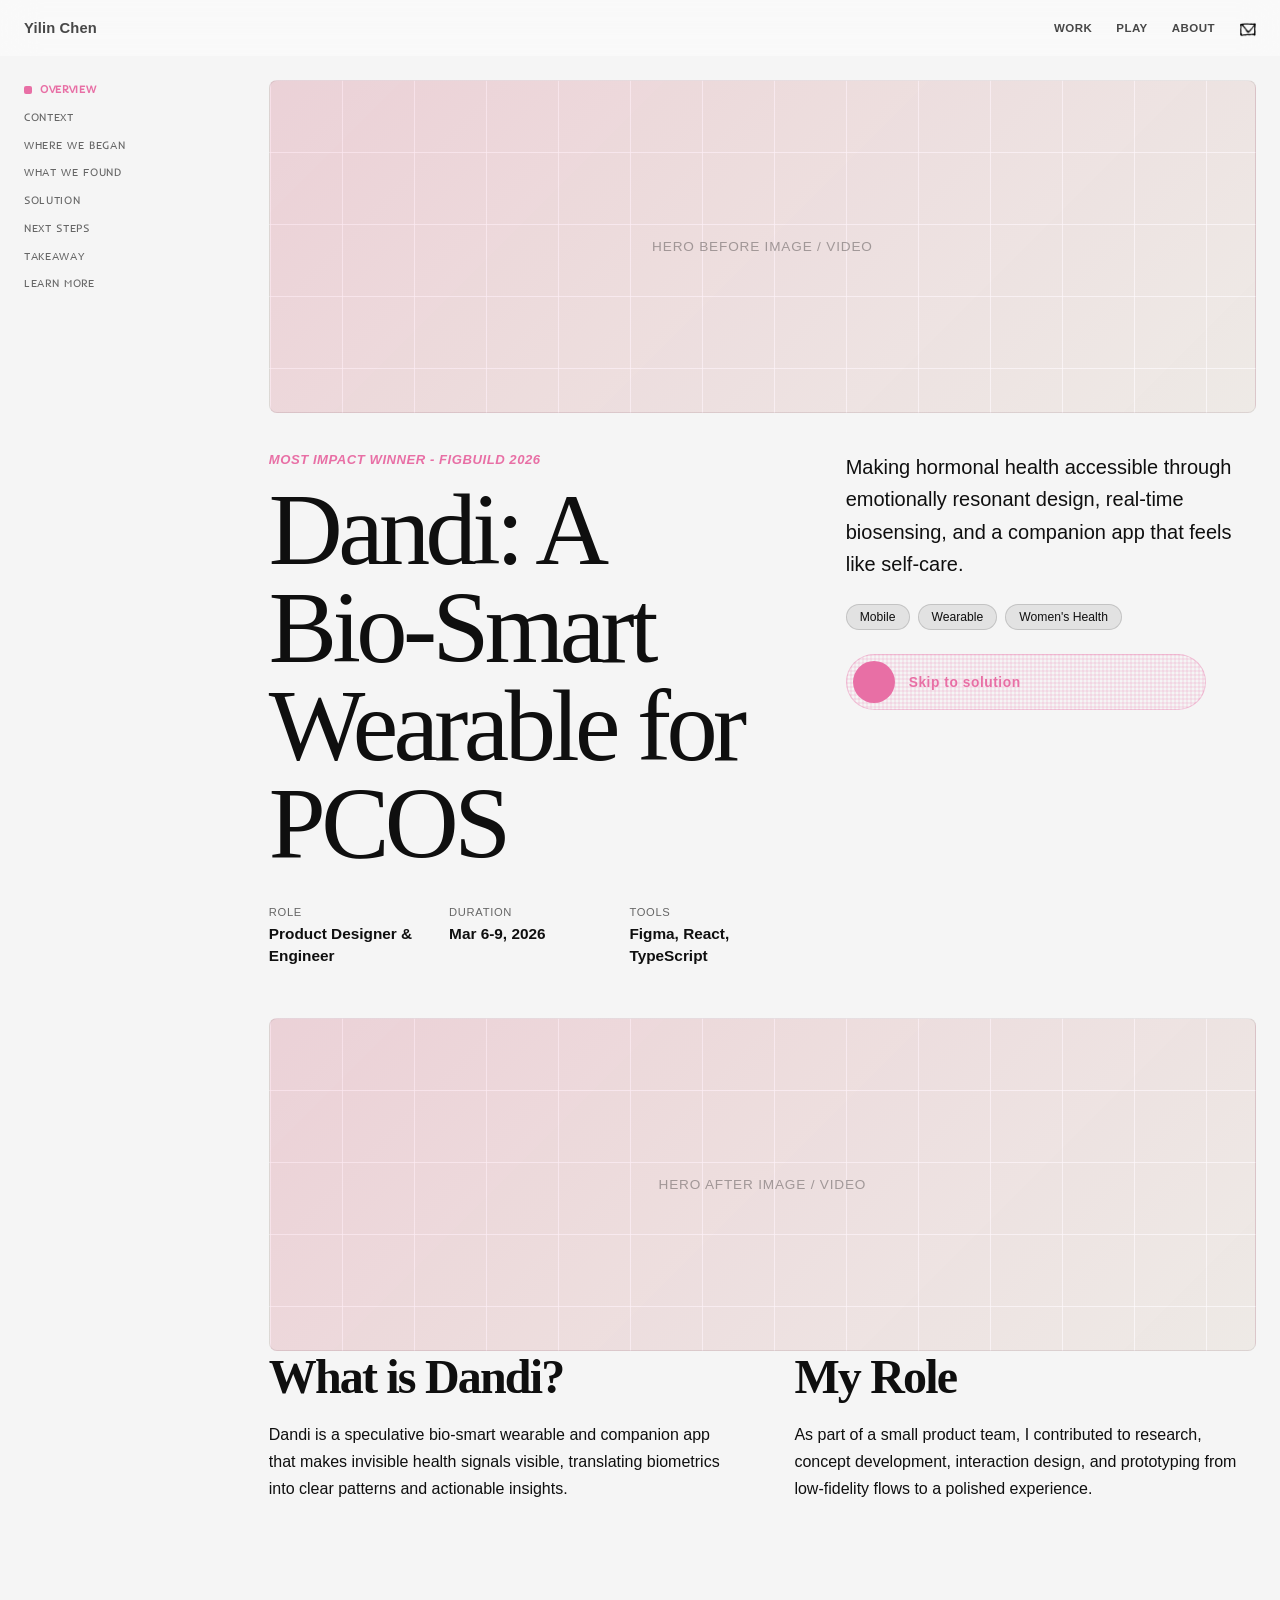
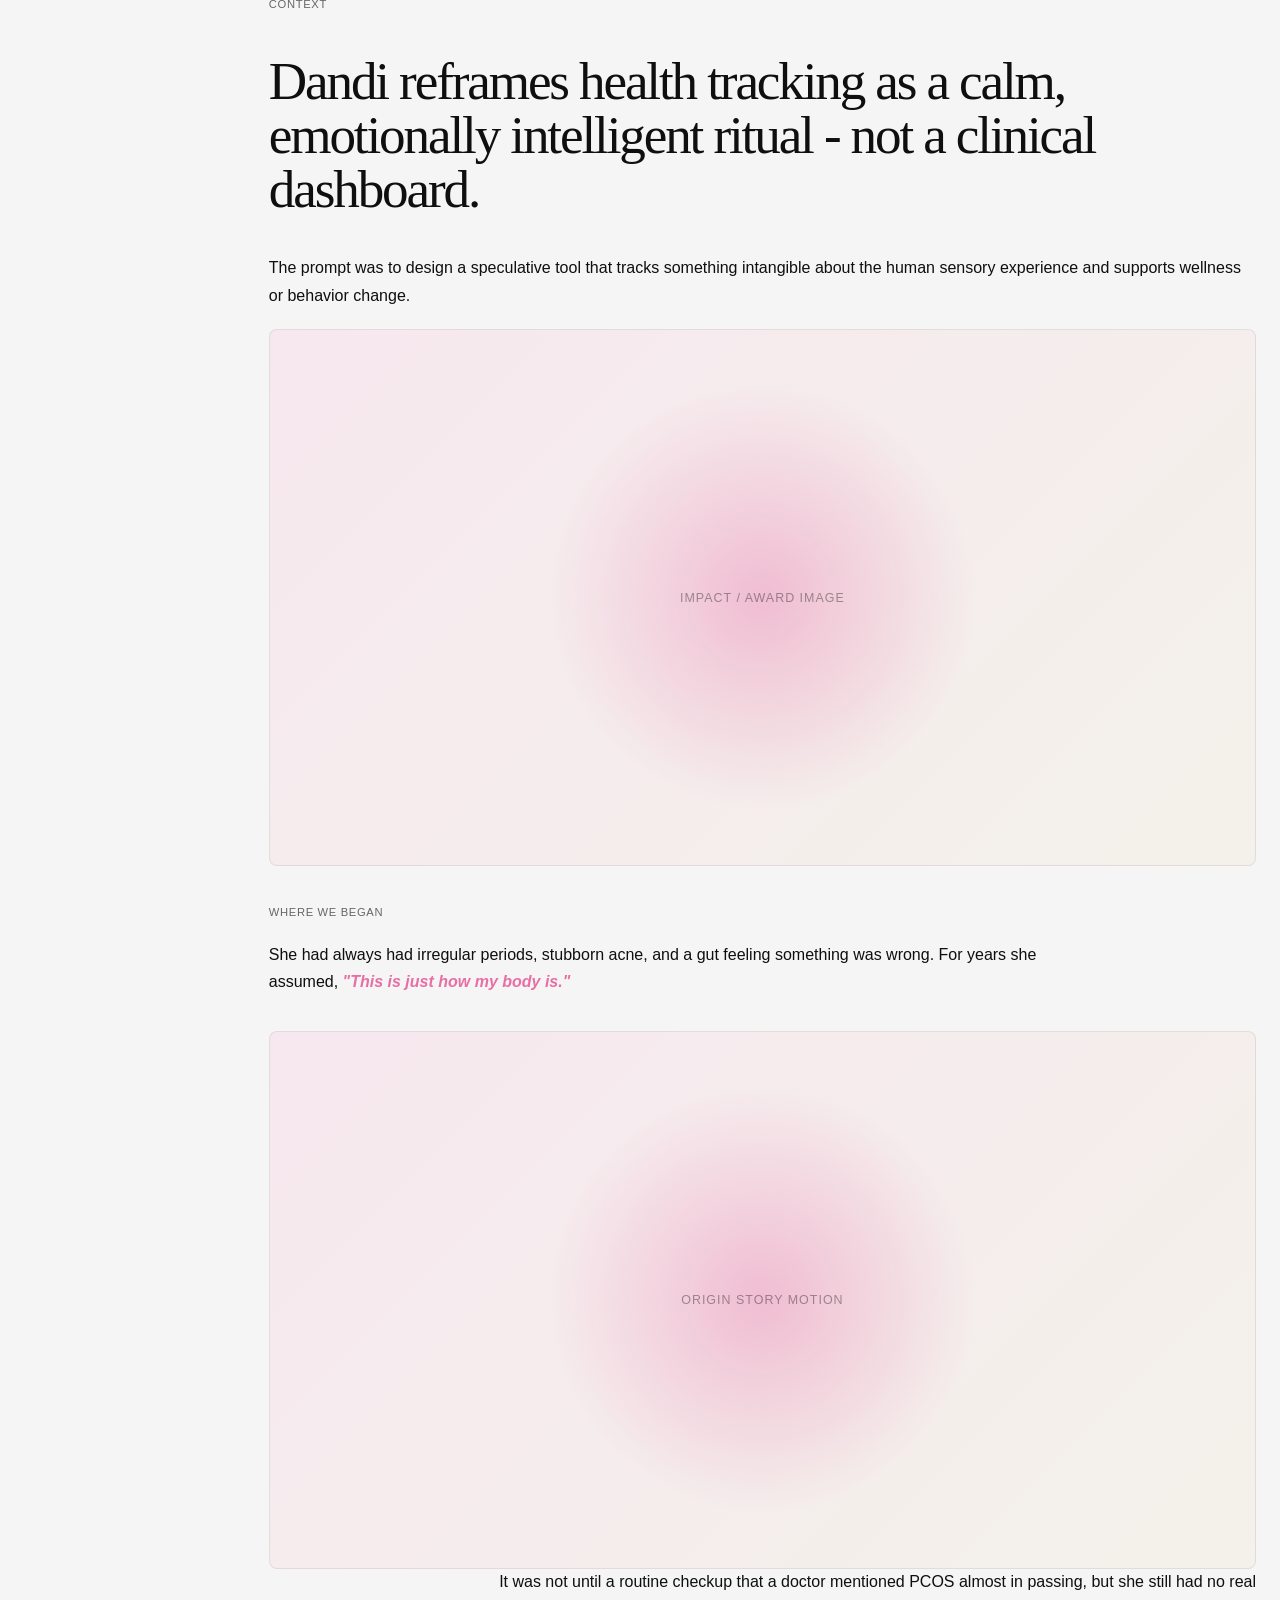
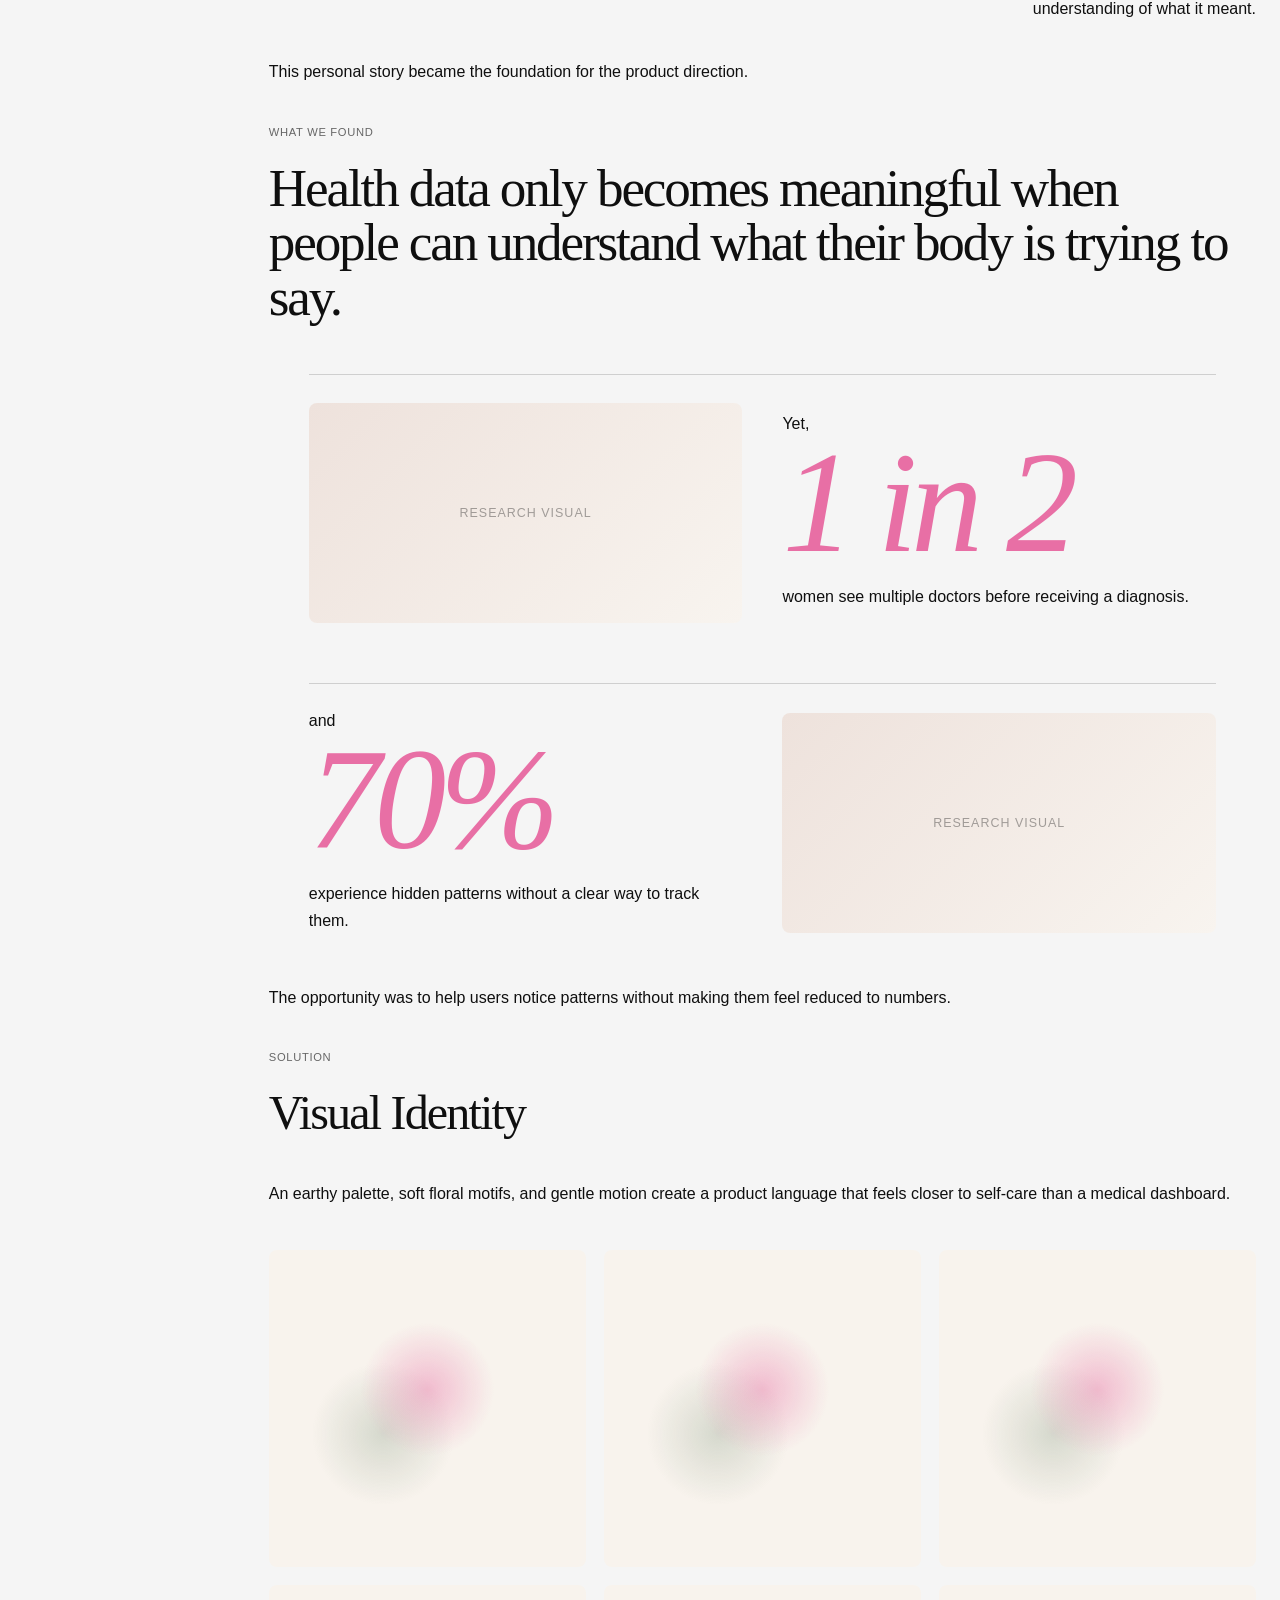
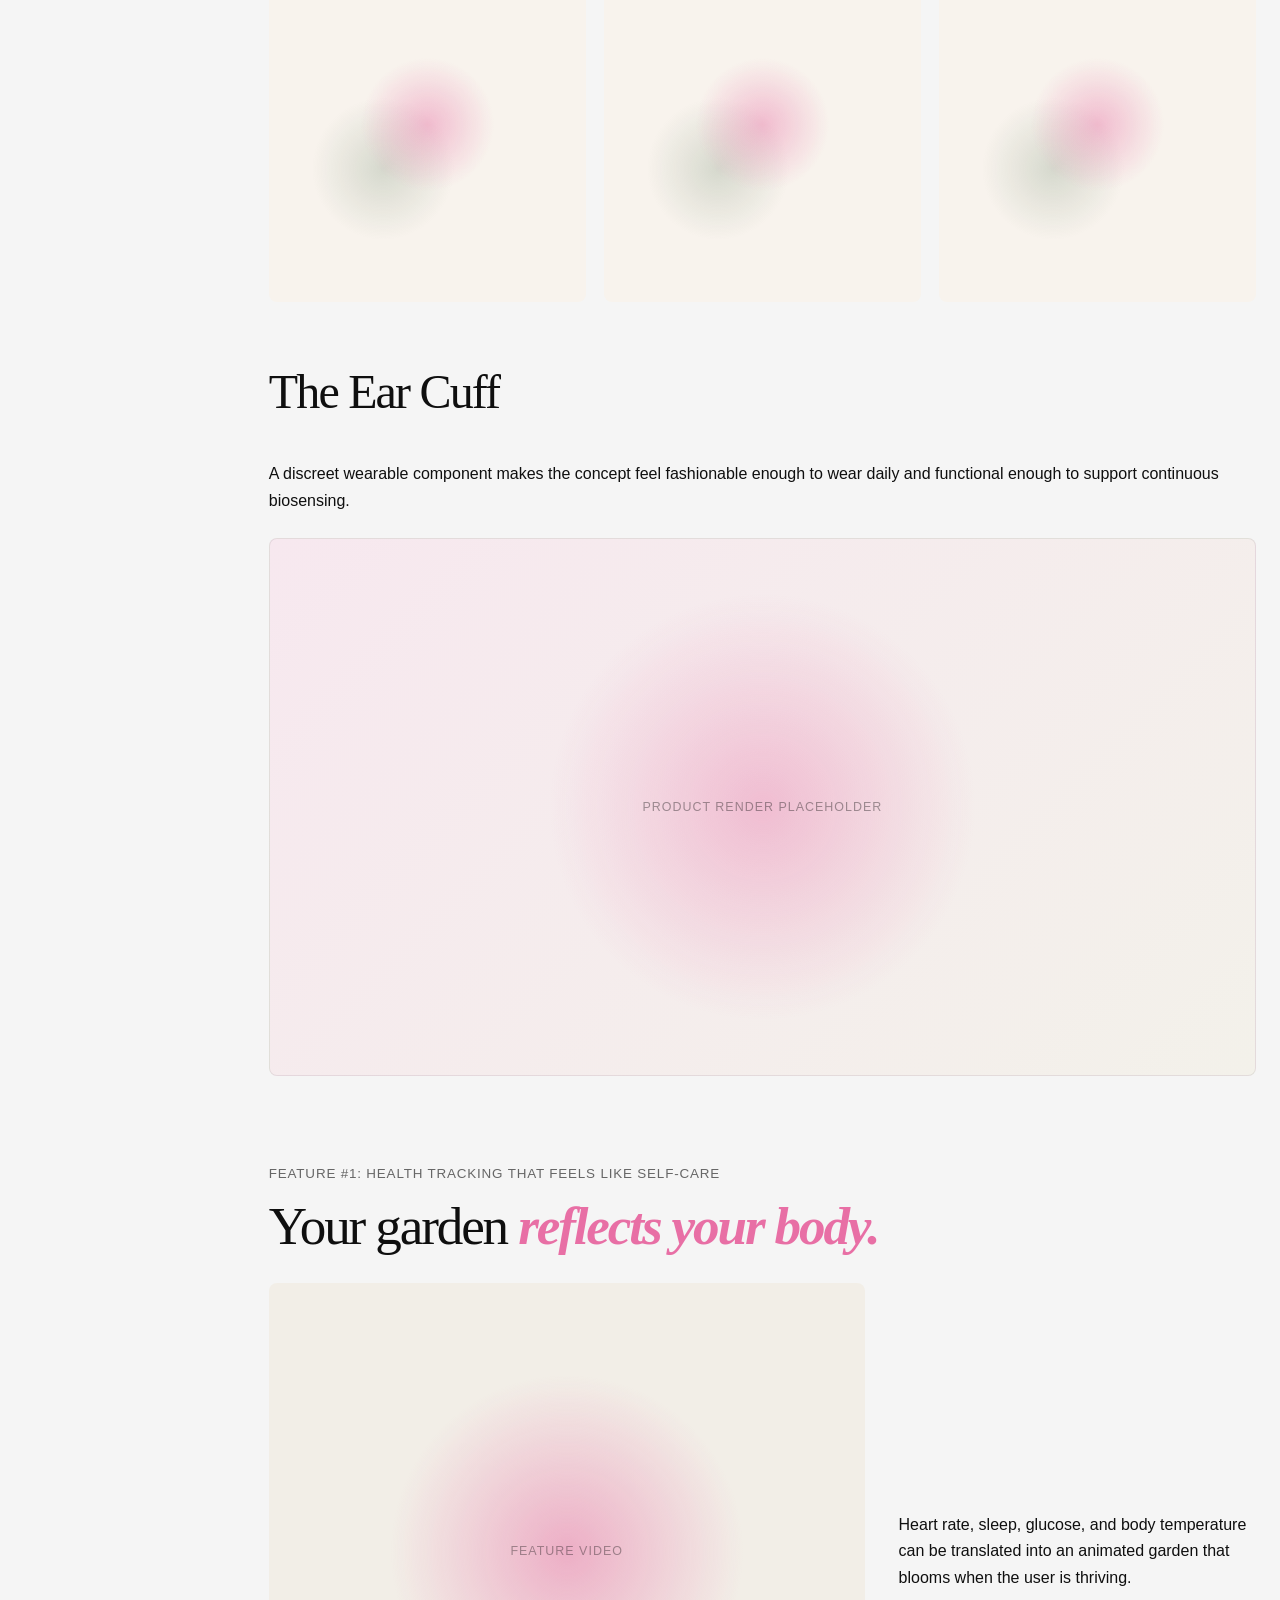
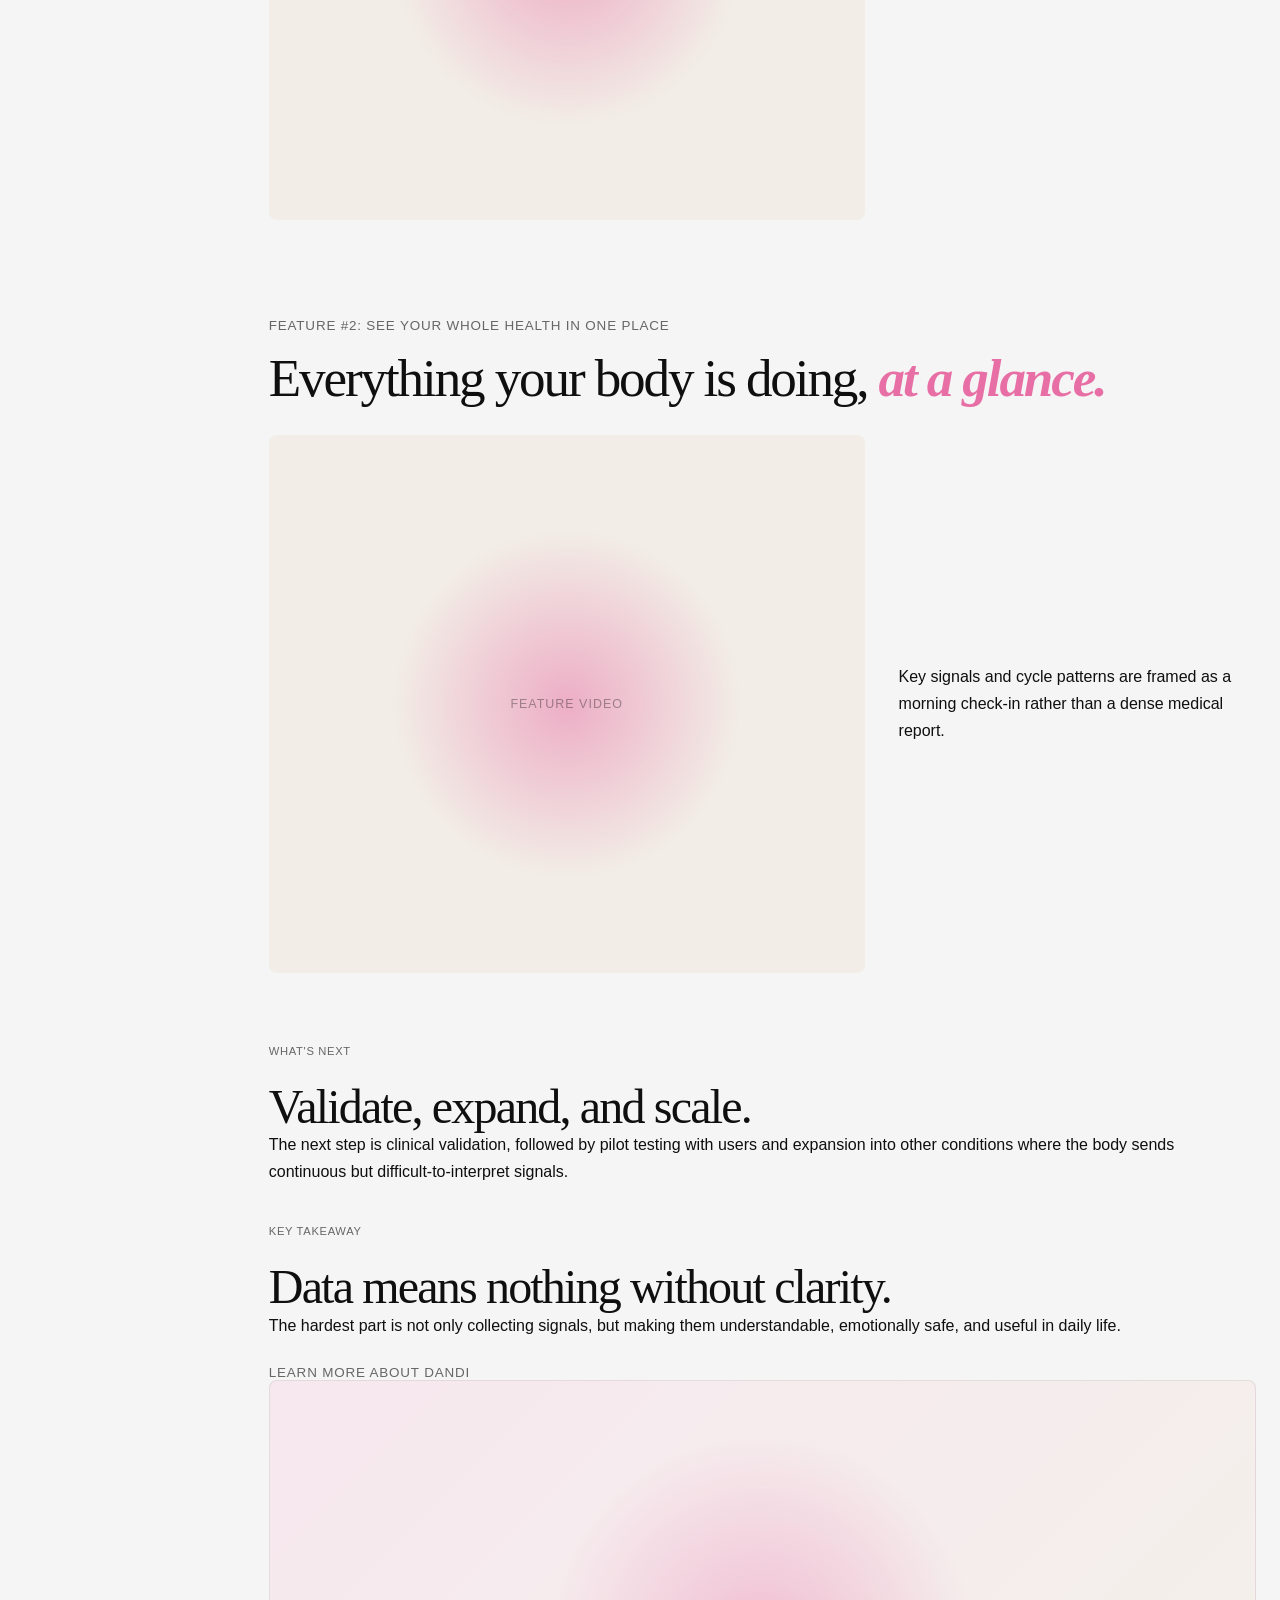
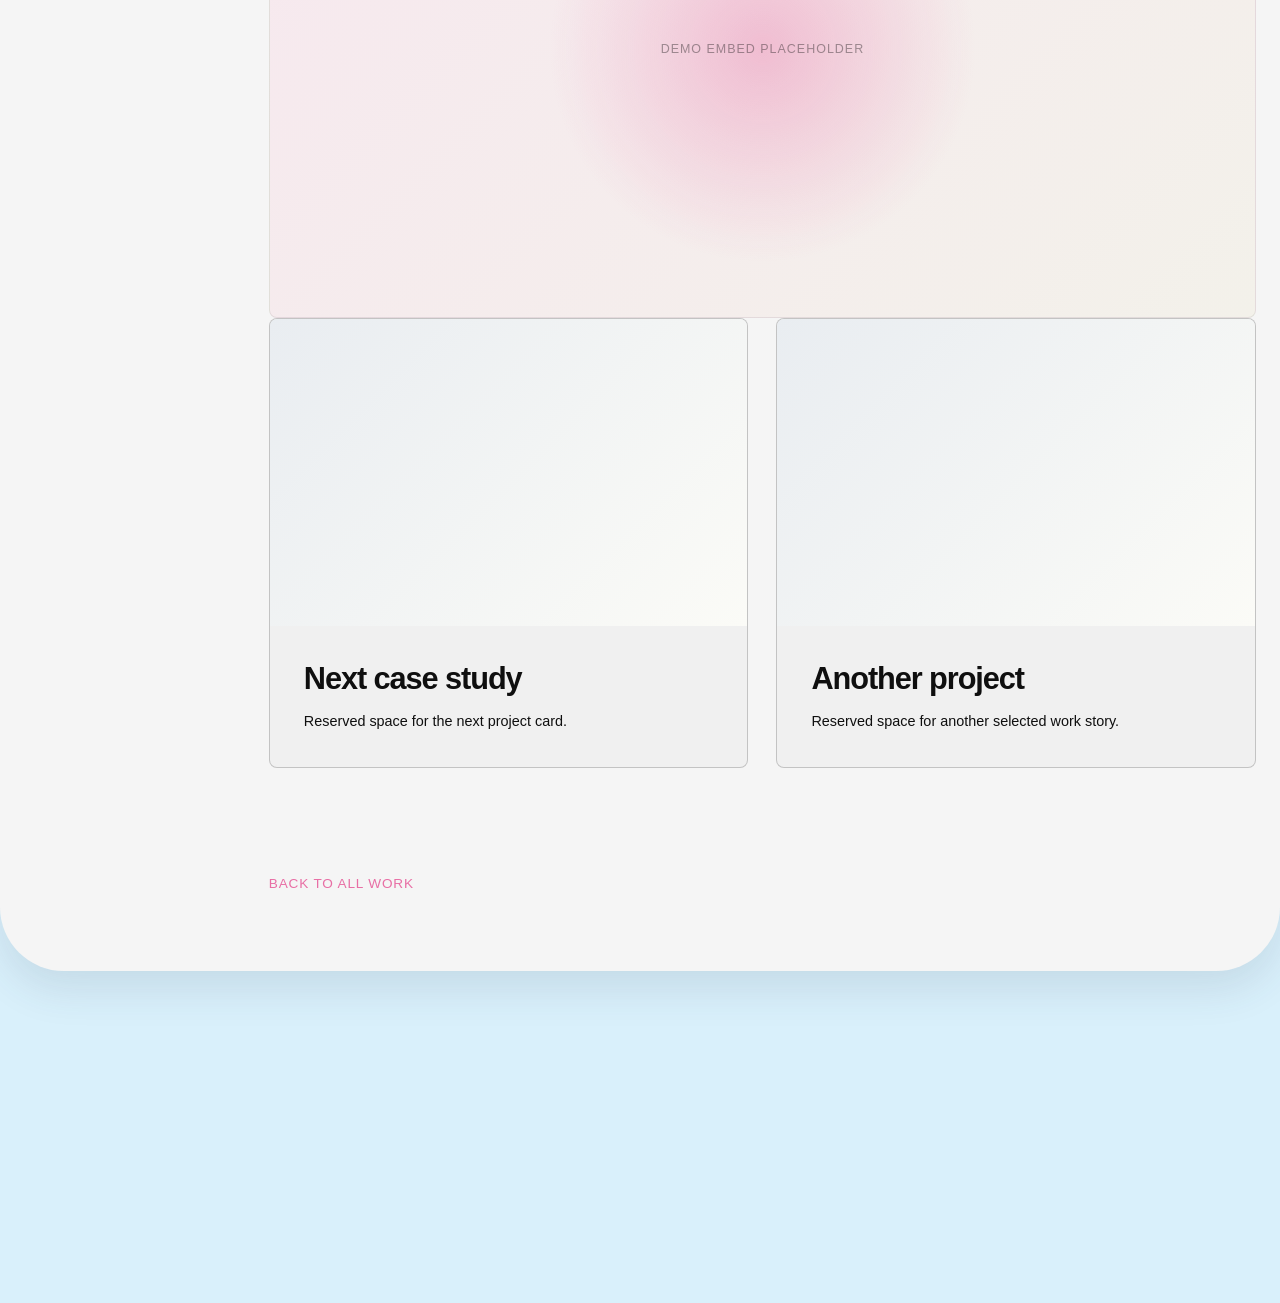
<file: dandi.html>
<!DOCTYPE html>
<html lang="en">
<head>
  <!-- Google tag (gtag.js) -->
  <script async src="https://www.googletagmanager.com/gtag/js?id=G-DXSJGCDD3M"></script>
  <script>
    window.dataLayer = window.dataLayer || [];
    function gtag(){dataLayer.push(arguments);}
    gtag('js', new Date());
    gtag('config', 'G-DXSJGCDD3M');
  </script>

  <meta charset="UTF-8">
  <meta name="viewport" content="width=device-width, initial-scale=1.0">
  <title>Dandi Case Study | Yilin Chen</title>
  <link rel="preconnect" href="https://fonts.googleapis.com">
  <link rel="preconnect" href="https://fonts.gstatic.com" crossorigin>
  <link href="https://fonts.googleapis.com/css2?family=Inder&display=swap" rel="stylesheet">
  <style>
    :root {
      --page-max-width: 1380px;
      --page-gutter-x: clamp(24px, 4vw, 52px);
      --paper: #f5f5f5;
      --ink: #0f0f0f;
      --muted: #666;
      --line: rgba(15, 15, 15, 0.16);
      --accent: #e86fa5;
      --serif: "Crimson Pro", Georgia, "Times New Roman", serif;
      --sans: "Satoshi", ui-sans-serif, -apple-system, BlinkMacSystemFont, "Segoe UI", sans-serif;
    }

    * {
      box-sizing: border-box;
    }

    html {
      scroll-behavior: smooth;
    }

    body {
      margin: 0;
      background: var(--paper);
      color: var(--ink);
      font-family: var(--sans);
      font-size: 16px;
      overflow-x: hidden;
    }

    a {
      color: inherit;
      text-decoration: none;
    }

    img,
    video {
      max-width: 100%;
      display: block;
    }

    .project-nav {
      position: fixed;
      inset: 0 0 auto;
      z-index: 20;
      display: flex;
      justify-content: space-between;
      align-items: center;
      width: min(var(--page-max-width), calc(100% - 48px));
      margin: 0 auto;
      padding: 24px 0;
      color: rgba(15, 15, 15, 0.74);
      font-size: 0.9rem;
      font-weight: 520;
      pointer-events: none;
    }

    .project-nav a {
      pointer-events: auto;
    }

    .project-nav__links {
      display: flex;
      gap: 22px;
    }

    .project-page {
      width: 100%;
      min-height: 100vh;
      padding-top: 80px;
    }

    .case-study-layout {
      width: 100%;
    }

    .case-study-layout__main {
      min-width: 0;
    }

    .spy-nav-slot,
    .spy-nav {
      display: none;
    }

    .page-shell {
      width: min(var(--page-max-width), 100%);
      margin: 0 auto;
      padding: 0 var(--page-gutter-x);
      min-width: 0;
    }

    .hero-section {
      padding-block: 16px 20px;
    }

    .media-card {
      width: 100%;
      max-width: 100%;
      min-height: clamp(220px, 38vw, 520px);
      border-radius: 8px;
      border: 1px solid rgba(15, 15, 15, 0.08);
      background:
        linear-gradient(135deg, rgba(232, 111, 165, 0.18), rgba(245, 245, 245, 0.2)),
        linear-gradient(90deg, rgba(255, 255, 255, 0.72) 1px, transparent 1px),
        linear-gradient(0deg, rgba(255, 255, 255, 0.72) 1px, transparent 1px),
        #ece7e2;
      background-size: auto, 72px 72px, 72px 72px;
      display: grid;
      place-items: center;
      overflow: hidden;
      color: rgba(15, 15, 15, 0.34);
      font-size: 0.85rem;
      letter-spacing: 0.06em;
      text-transform: uppercase;
    }

    .media-card--short {
      min-height: clamp(180px, 26vw, 360px);
    }

    .hero-media-before {
      clip-path: inset(100% 0 0 0);
      animation: reveal-from-bottom 1.2s cubic-bezier(0.4, 0, 0.2, 1) forwards;
    }

    @keyframes reveal-from-bottom {
      to {
        clip-path: inset(0);
      }
    }

    .hero-content {
      display: grid;
      grid-template-columns: 1fr;
      gap: 42px;
      padding: 38px 0 28px;
      opacity: 0;
      transform: translateY(28px);
      animation: fade-up 900ms cubic-bezier(0.4, 0, 0.2, 1) 520ms forwards;
    }

    @keyframes fade-up {
      to {
        opacity: 1;
        transform: translateY(0);
      }
    }

    .hero-title-group {
      display: flex;
      flex-direction: column;
      gap: 12px;
    }

    .award {
      margin: 0;
      color: var(--accent);
      font-size: 0.82rem;
      font-weight: 560;
      font-style: italic;
      letter-spacing: 0.04em;
      line-height: 1.35;
      text-transform: uppercase;
    }

    h1 {
      margin: 0;
      max-width: 760px;
      color: var(--ink);
      font-family: var(--serif);
      font-size: clamp(3rem, 8vw, 6.4rem);
      line-height: 0.96;
      font-weight: 500;
      letter-spacing: -0.045em;
      overflow-wrap: anywhere;
    }

    .hero-details {
      display: grid;
      gap: 18px;
      margin-top: 32px;
    }

    .detail-label,
    .eyebrow,
    .spy-nav__link {
      font-size: 0.7rem;
      line-height: 1.2;
      font-weight: 430;
      letter-spacing: 0.06em;
      color: var(--muted);
      text-transform: uppercase;
    }

    .detail-value {
      margin-top: 4px;
      font-size: 0.96rem;
      line-height: 1.4;
      font-weight: 560;
    }

    .hero-right {
      display: flex;
      flex-direction: column;
      align-items: flex-start;
      gap: 24px;
    }

    .hero-subtitle {
      margin: 0;
      max-width: 520px;
      font-size: clamp(1rem, 2vw, 1.25rem);
      line-height: 1.62;
      font-weight: 300;
    }

    .tag-list {
      display: flex;
      flex-wrap: wrap;
      gap: 8px;
    }

    .tag {
      border: 1px solid rgba(15, 15, 15, 0.15);
      border-radius: 999px;
      padding: 5px 13px;
      background: rgba(15, 15, 15, 0.08);
      font-size: 0.76rem;
    }

    .skip-btn {
      position: relative;
      display: inline-flex;
      align-items: center;
      gap: 14px;
      min-width: min(100%, 360px);
      border: 1px solid rgba(232, 111, 165, 0.35);
      border-radius: 999px;
      padding: 6px 16px 6px 6px;
      color: var(--accent);
      background:
        repeating-linear-gradient(0deg, rgba(232, 111, 165, 0.12) 0 1px, transparent 1px 3px),
        repeating-linear-gradient(90deg, rgba(232, 111, 165, 0.12) 0 1px, transparent 1px 3px);
      background-size: 4px 4px;
      font-size: 0.86rem;
      font-weight: 620;
      letter-spacing: 0.04em;
      overflow: hidden;
      cursor: pointer;
    }

    .skip-btn::before {
      content: "";
      width: 42px;
      height: 42px;
      border-radius: 50%;
      background: var(--accent);
      flex: 0 0 auto;
      transition: width 320ms cubic-bezier(0.4, 0, 0.2, 1), border-radius 320ms cubic-bezier(0.4, 0, 0.2, 1);
    }

    .skip-btn:hover::before {
      width: 100%;
      border-radius: 999px;
    }

    .skip-btn span {
      position: relative;
      z-index: 1;
    }

    .skip-btn:hover span {
      color: white;
    }

    .hero-media-after {
      margin-top: 24px;
      opacity: 0;
      animation: fade-up 700ms cubic-bezier(0.4, 0, 0.2, 1) 1600ms forwards;
    }

    .section {
      padding-block: 36px;
    }

    .section-content {
      width: 100%;
      min-width: 0;
    }

    .context-top {
      display: grid;
      grid-template-columns: 1fr;
      gap: 44px;
      margin-bottom: 56px;
    }

    .context-item,
    .feature,
    .stat-card,
    .next-card,
    .reveal {
      min-width: 0;
      opacity: 0;
      transform: translateY(30px);
      transition: opacity 760ms cubic-bezier(0.4, 0, 0.2, 1), transform 760ms cubic-bezier(0.4, 0, 0.2, 1);
    }

    .context-item.is-visible,
    .reveal.is-visible {
      opacity: 1;
      transform: translateY(0);
    }

    h2,
    h3,
    h4 {
      margin: 0;
    }

    .context-title,
    .large-heading {
      font-family: var(--serif);
      font-size: clamp(2.1rem, 4vw, 3rem);
      line-height: 1.08;
      font-weight: 600;
      letter-spacing: -0.038em;
      overflow-wrap: anywhere;
    }

    #solution .large-heading,
    #next .large-heading,
    #takeaway .large-heading,
    #learn .large-heading {
      font-weight: 500;
    }

    .body-copy {
      margin: 18px 0 0;
      font-size: 1rem;
      line-height: 1.7;
      font-weight: 300;
    }

    .accent {
      color: var(--accent);
      font-style: italic;
      font-weight: 650;
    }

    .impact-block {
      display: flex;
      flex-direction: column;
      gap: 20px;
    }

    .eyebrow {
      margin: 40px 0 22px;
    }

    .statement {
      margin: 0;
      font-size: clamp(1.7rem, 4.15vw, 4.25rem);
      line-height: 1.02;
      font-family: var(--serif);
      font-weight: 500;
      letter-spacing: -0.04em;
      overflow-wrap: anywhere;
    }

    .media-placeholder {
      width: 100%;
      max-width: 100%;
      min-height: clamp(260px, 42vw, 540px);
      border-radius: 8px;
      border: 1px solid rgba(15, 15, 15, 0.08);
      background:
        radial-gradient(circle at 50% 50%, rgba(232, 111, 165, 0.38), transparent 38%),
        linear-gradient(135deg, #f7e8ef, #f3f1ea);
      display: grid;
      place-items: center;
      color: rgba(15, 15, 15, 0.38);
      text-transform: uppercase;
      letter-spacing: 0.08em;
      font-size: 0.78rem;
    }

    .story-text {
      max-width: min(48rem, 100%);
      margin: 0 0 36px;
      font-size: 1rem;
      line-height: 1.68;
      font-weight: 300;
    }

    .story-text--right {
      margin-left: auto;
      text-align: right;
    }

    .stat-grid {
      display: grid;
      grid-template-columns: 1fr;
      gap: 28px;
      margin: 34px 0;
    }

    .stat-card {
      display: grid;
      grid-template-columns: 1fr;
      gap: 20px;
      align-items: center;
      border-top: 1px solid var(--line);
      padding-top: 28px;
    }

    .stat-media {
      width: 100%;
      max-width: 100%;
      min-height: 220px;
      border-radius: 8px;
      background: linear-gradient(135deg, #eee2dc, #f8f4ef);
      display: grid;
      place-items: center;
      color: rgba(15, 15, 15, 0.36);
      font-size: 0.78rem;
      text-transform: uppercase;
      letter-spacing: 0.08em;
    }

    .stat-lead {
      margin: 0 0 8px;
      font-size: 1rem;
      font-weight: 300;
    }

    .stat-metric {
      display: block;
      color: var(--accent);
      font-family: var(--serif);
      font-size: clamp(4rem, 12vw, 9rem);
      line-height: 0.86;
      letter-spacing: -0.045em;
      font-style: italic;
      overflow-wrap: anywhere;
    }

    .solution-overview {
      display: flex;
      flex-direction: column;
      gap: 24px;
      margin-bottom: 64px;
    }

    .flower-grid {
      display: grid;
      grid-template-columns: repeat(3, minmax(0, 1fr));
      gap: 18px;
      margin-top: 18px;
    }

    .flower {
      aspect-ratio: 1;
      border-radius: 8px;
      background:
        radial-gradient(circle at 50% 44%, rgba(232, 111, 165, 0.42), transparent 28%),
        radial-gradient(circle at 36% 58%, rgba(77, 112, 79, 0.2), transparent 26%),
        #f8f3ed;
      transition: transform 650ms cubic-bezier(0.4, 0, 0.2, 1);
    }

    .flower:hover {
      transform: rotate(18deg) scale(1.02);
    }

    .feature {
      display: grid;
      gap: 18px;
      margin: 0 0 72px;
    }

    .feature-title {
      margin: 26px 0 0;
      font-size: 0.84rem;
      font-weight: 430;
      color: var(--muted);
      letter-spacing: 0.06em;
      text-transform: uppercase;
    }

    .feature-media {
      display: grid;
      grid-template-columns: 1fr;
      gap: 34px;
      align-items: center;
      margin-top: 12px;
    }

    .feature-video {
      width: 100%;
      max-width: 100%;
      min-height: clamp(260px, 42vw, 560px);
      border-radius: 8px;
      background:
        radial-gradient(circle at 50% 50%, rgba(232, 111, 165, 0.5), transparent 44%),
        #f2eee7;
      display: grid;
      place-items: center;
      color: rgba(15, 15, 15, 0.36);
      font-size: 0.78rem;
      letter-spacing: 0.08em;
      text-transform: uppercase;
    }

    .feature-caption,
    .next-description {
      margin: 0;
      font-size: 1rem;
      line-height: 1.66;
      font-weight: 300;
    }

    .two-card-grid {
      display: grid;
      grid-template-columns: 1fr;
      gap: 28px;
      margin-bottom: 72px;
    }

    .next-card {
      border: 1px solid rgba(15, 15, 15, 0.2);
      border-radius: 8px;
      overflow: hidden;
      background: #f0f0f0;
    }

    .next-card__image {
      min-height: clamp(180px, 24vw, 320px);
      background: linear-gradient(135deg, #e9edf1, #fbfbf7);
    }

    .next-card__body {
      padding: clamp(22px, 3vw, 34px);
    }

    .next-card h4 {
      font-size: clamp(1.35rem, 2.4vw, 2rem);
      line-height: 1.24;
      letter-spacing: -0.035em;
      overflow-wrap: anywhere;
    }

    .next-card p {
      margin: 12px 0 0;
      font-size: 0.9rem;
      line-height: 1.58;
      font-weight: 300;
    }

    .footer-link {
      display: inline-flex;
      margin: 36px 0 80px;
      color: var(--accent);
      font-size: 0.85rem;
      letter-spacing: 0.06em;
      text-transform: uppercase;
    }

    @media (min-width: 768px) {
      .hero-content {
        grid-template-columns: 1.25fr 1fr;
        gap: 64px;
      }

      .hero-details {
        grid-template-columns: repeat(3, minmax(0, 1fr));
        gap: 28px;
      }

      .context-top {
        grid-template-columns: repeat(2, minmax(0, 1fr));
        gap: 64px;
      }

      .stat-card {
        grid-template-columns: 1fr 1fr;
        gap: 40px;
      }

      .stat-card:nth-child(even) .stat-media {
        order: 2;
      }

      .feature-media {
        grid-template-columns: minmax(0, 1.25fr) minmax(240px, 0.75fr);
      }

      .two-card-grid {
        grid-template-columns: repeat(2, minmax(0, 1fr));
      }
    }

    @media (min-width: 1024px) {
      .case-study-layout {
        display: grid;
        grid-template-columns: 10.5rem minmax(0, 1fr);
        gap: clamp(4rem, 6vw, 6rem);
        width: min(var(--page-max-width), calc(100% - 48px));
        margin: 0 auto;
        padding: 0;
        align-items: start;
      }

      .page-shell {
        width: 100%;
        padding: 0;
      }

      .spy-nav-slot {
        display: block;
        position: sticky;
        top: 80px;
        align-self: start;
        padding-top: 0;
      }

      .spy-nav {
        display: block;
      }

      .spy-nav__list {
        list-style: none;
        margin: 0;
        padding: 0;
        display: flex;
        flex-direction: column;
        gap: 8px;
      }

      .spy-nav__item {
        opacity: 0;
        transform: translateY(8px);
        animation: nav-in 650ms cubic-bezier(0.4, 0, 0.2, 1) forwards;
        animation-delay: calc(0.2s + var(--i) * 0.07s);
      }

      @keyframes nav-in {
        to {
          opacity: 1;
          transform: translateY(0);
        }
      }

      .spy-nav__link {
        width: 100%;
        border: 0;
        padding: 3px 0;
        background: transparent;
        display: inline-flex;
        align-items: center;
        text-align: left;
        font-family: "Inder", var(--sans);
        cursor: pointer;
        transition: color 180ms ease, font-weight 180ms ease;
      }

      .spy-nav__dot {
        display: block;
        width: 8px;
        height: 8px;
        max-width: 0;
        margin-right: 0;
        border-radius: 2px;
        background: currentColor;
        opacity: 0;
        transition: opacity 180ms ease, max-width 180ms ease, margin-right 180ms ease;
      }

      .spy-nav__link.is-active {
        color: var(--accent);
        font-weight: 760;
      }

      .spy-nav__link.is-active .spy-nav__dot {
        max-width: 8px;
        margin-right: 8px;
        opacity: 1;
      }

      .hero-section,
      .section {
        padding-left: 0;
        padding-right: 0;
      }
    }

    @media (max-width: 760px) {
      :root {
        --page-gutter-x: clamp(22px, 7vw, 34px);
      }

      .project-nav {
        width: min(100% - 36px, 560px);
        padding-top: 18px;
        font-size: 0.86rem;
      }

      .project-nav__links {
        gap: 14px;
      }

      .project-page {
        padding-top: 72px;
      }

      .hero-section {
        padding-top: 8px;
        padding-bottom: 30px;
      }

      .hero-content {
        gap: 30px;
        padding: 30px 0 34px;
      }

      h1 {
        max-width: 100%;
        font-size: clamp(2.7rem, 15vw, 4.4rem);
        line-height: 0.98;
        letter-spacing: -0.035em;
      }

      .hero-details {
        margin-top: 28px;
      }

      .hero-subtitle {
        font-size: 1rem;
        line-height: 1.6;
      }

      .media-card {
        min-height: clamp(190px, 62vw, 320px);
        background-size: auto, 44px 44px, 44px 44px;
      }

      .media-card--short {
        min-height: clamp(170px, 54vw, 280px);
      }

      .section {
        padding-block: 44px;
      }

      .context-top {
        gap: 36px;
        margin-bottom: 58px;
      }

      .context-title,
      .large-heading {
        font-size: clamp(2rem, 10.5vw, 2.85rem);
        line-height: 1.04;
        letter-spacing: -0.03em;
      }

      .body-copy,
      .story-text,
      .feature-caption,
      .next-description {
        font-size: 0.98rem;
        line-height: 1.72;
      }

      .eyebrow {
        margin: 34px 0 20px;
      }

      .statement {
        font-size: clamp(2.05rem, 10.8vw, 2.95rem);
        line-height: 1.04;
        letter-spacing: -0.03em;
      }

      .story-text--right {
        margin-left: 0;
        text-align: left;
      }

      .media-placeholder,
      .feature-video {
        min-height: clamp(210px, 62vw, 320px);
      }

      .stat-grid {
        gap: 34px;
        margin: 38px 0;
      }

      .stat-card {
        gap: 22px;
        padding-top: 30px;
      }

      .stat-media {
        min-height: clamp(180px, 56vw, 260px);
      }

      .stat-metric {
        font-size: clamp(4rem, 22vw, 6.25rem);
        line-height: 0.92;
        letter-spacing: -0.03em;
      }

      .solution-overview {
        margin-bottom: 56px;
      }

      .feature {
        margin-bottom: 60px;
      }

      .two-card-grid {
        gap: 20px;
      }

      .next-card__image {
        min-height: clamp(160px, 48vw, 230px);
      }

      .next-card h4 {
        font-size: 1.5rem;
      }

      .flower-grid {
        grid-template-columns: repeat(2, minmax(0, 1fr));
      }
    }
  </style>
  <link rel="stylesheet" href="site-nav.css?v=20260826-always-glass">
  <link rel="stylesheet" href="case-study-footer.css">
</head>
<body>
    <nav class="portfolio-nav project-nav" data-portfolio-nav aria-label="Main navigation">
    <a class="portfolio-nav__brand" href="index.html">Yilin Chen</a>
    <button class="portfolio-nav__toggle" type="button" aria-label="Open navigation" aria-expanded="false" aria-controls="portfolio-nav-links" data-portfolio-nav-toggle>
      <img class="portfolio-nav__icon portfolio-nav__icon--hamburger" src="images/nav/hamburger-icon.png" alt="" aria-hidden="true">
      <img class="portfolio-nav__icon portfolio-nav__icon--close" src="images/nav/menu-close.png" alt="" aria-hidden="true">
    </button>
    <div class="portfolio-nav__panel" id="portfolio-nav-links">
      <a href="index.html#work">Work</a>
      <a href="index.html#play">Play</a>
      <a href="about.html">About</a>
      <a class="portfolio-nav__contact" href="index.html#contact-me" aria-label="Contact">
        <img src="images/nav/contact-icon.png" alt="">
      </a>
    </div>
  </nav>

  <main class="project-page">
    <div class="case-study-layout">
      <aside class="spy-nav-slot" aria-label="Case study sections">
        <nav class="spy-nav">
          <ul class="spy-nav__list">
            <li class="spy-nav__item" style="--i: 0"><button class="spy-nav__link is-active" data-target="hero"><span class="spy-nav__dot"></span><span>Overview</span></button></li>
            <li class="spy-nav__item" style="--i: 1"><button class="spy-nav__link" data-target="context"><span class="spy-nav__dot"></span><span>Context</span></button></li>
            <li class="spy-nav__item" style="--i: 2"><button class="spy-nav__link" data-target="began"><span class="spy-nav__dot"></span><span>Where We Began</span></button></li>
            <li class="spy-nav__item" style="--i: 3"><button class="spy-nav__link" data-target="found"><span class="spy-nav__dot"></span><span>What We Found</span></button></li>
            <li class="spy-nav__item" style="--i: 4"><button class="spy-nav__link" data-target="solution"><span class="spy-nav__dot"></span><span>Solution</span></button></li>
            <li class="spy-nav__item" style="--i: 5"><button class="spy-nav__link" data-target="next"><span class="spy-nav__dot"></span><span>Next Steps</span></button></li>
            <li class="spy-nav__item" style="--i: 6"><button class="spy-nav__link" data-target="takeaway"><span class="spy-nav__dot"></span><span>Takeaway</span></button></li>
            <li class="spy-nav__item" style="--i: 7"><button class="spy-nav__link" data-target="learn"><span class="spy-nav__dot"></span><span>Learn More</span></button></li>
          </ul>
        </nav>
      </aside>

      <div class="case-study-layout__main">
        <section id="hero" class="hero-section page-shell">
          <div class="media-card media-card--short hero-media-before">Hero before image / video</div>

          <div class="hero-content">
            <div>
              <div class="hero-title-group">
                <p class="award">Most Impact Winner - FigBuild 2026</p>
                <h1>Dandi: A Bio-Smart Wearable for PCOS</h1>
              </div>
              <div class="hero-details">
                <div>
                  <div class="detail-label">Role</div>
                  <div class="detail-value">Product Designer & Engineer</div>
                </div>
                <div>
                  <div class="detail-label">Duration</div>
                  <div class="detail-value">Mar 6-9, 2026</div>
                </div>
                <div>
                  <div class="detail-label">Tools</div>
                  <div class="detail-value">Figma, React, TypeScript</div>
                </div>
              </div>
            </div>

            <div class="hero-right">
              <p class="hero-subtitle">Making hormonal health accessible through emotionally resonant design, real-time biosensing, and a companion app that feels like self-care.</p>
              <div class="tag-list">
                <span class="tag">Mobile</span>
                <span class="tag">Wearable</span>
                <span class="tag">Women's Health</span>
              </div>
              <button class="skip-btn" data-target="solution"><span>Skip to solution</span></button>
            </div>
          </div>

          <div class="media-card media-card--short hero-media-after">Hero after image / video</div>
        </section>

        <section id="context" class="section page-shell">
          <div class="section-content">
            <div class="context-top">
              <article class="context-item">
                <h2 class="context-title">What is Dandi?</h2>
                <p class="body-copy">Dandi is a speculative bio-smart wearable and companion app that makes invisible health signals visible, translating biometrics into clear patterns and actionable insights.</p>
              </article>
              <article class="context-item">
                <h2 class="context-title">My Role</h2>
                <p class="body-copy">As part of a small product team, I contributed to research, concept development, interaction design, and prototyping from low-fidelity flows to a polished experience.</p>
              </article>
            </div>

            <div class="impact-block">
              <p class="eyebrow reveal">Context</p>
              <p class="statement reveal">Dandi reframes health tracking as a calm, emotionally intelligent ritual - not a clinical dashboard.</p>
              <p class="body-copy reveal">The prompt was to design a speculative tool that tracks something intangible about the human sensory experience and supports wellness or behavior change.</p>
              <div class="media-placeholder reveal">Impact / award image</div>
            </div>
          </div>
        </section>

        <section id="began" class="section page-shell">
          <p class="eyebrow reveal">Where We Began</p>
          <p class="story-text reveal">She had always had irregular periods, stubborn acne, and a gut feeling something was wrong. For years she assumed, <span class="accent">"This is just how my body is."</span></p>
          <div class="media-placeholder reveal">Origin story motion</div>
          <p class="story-text story-text--right reveal">It was not until a routine checkup that a doctor mentioned PCOS almost in passing, but she still had no real understanding of what it meant.</p>
          <p class="story-text reveal">This personal story became the foundation for the product direction.</p>
        </section>

        <section id="found" class="section page-shell">
          <p class="eyebrow reveal">What We Found</p>
          <p class="statement reveal">Health data only becomes meaningful when people can understand what their body is trying to say.</p>
          <div class="stat-grid">
            <figure class="stat-card reveal">
              <div class="stat-media">Research visual</div>
              <figcaption>
                <p class="stat-lead">Yet,</p>
                <span class="stat-metric">1 in 2</span>
                <p class="body-copy">women see multiple doctors before receiving a diagnosis.</p>
              </figcaption>
            </figure>
            <figure class="stat-card reveal">
              <div class="stat-media">Research visual</div>
              <figcaption>
                <p class="stat-lead">and</p>
                <span class="stat-metric">70%</span>
                <p class="body-copy">experience hidden patterns without a clear way to track them.</p>
              </figcaption>
            </figure>
          </div>
          <p class="body-copy reveal">The opportunity was to help users notice patterns without making them feel reduced to numbers.</p>
        </section>

        <section id="solution" class="section page-shell">
          <p class="eyebrow reveal">Solution</p>
          <div class="solution-overview reveal">
            <h2 class="large-heading">Visual Identity</h2>
            <p class="body-copy">An earthy palette, soft floral motifs, and gentle motion create a product language that feels closer to self-care than a medical dashboard.</p>
            <div class="flower-grid">
              <div class="flower"></div>
              <div class="flower"></div>
              <div class="flower"></div>
              <div class="flower"></div>
              <div class="flower"></div>
              <div class="flower"></div>
            </div>
          </div>

          <div class="solution-overview reveal">
            <h2 class="large-heading">The Ear Cuff</h2>
            <p class="body-copy">A discreet wearable component makes the concept feel fashionable enough to wear daily and functional enough to support continuous biosensing.</p>
            <div class="media-placeholder">Product render placeholder</div>
          </div>

          <article class="feature reveal">
            <p class="feature-title">Feature #1: Health tracking that feels like self-care</p>
            <p class="statement">Your garden <span class="accent">reflects your body.</span></p>
            <div class="feature-media">
              <div class="feature-video">Feature video</div>
              <p class="feature-caption">Heart rate, sleep, glucose, and body temperature can be translated into an animated garden that blooms when the user is thriving.</p>
            </div>
          </article>

          <article class="feature reveal">
            <p class="feature-title">Feature #2: See your whole health in one place</p>
            <p class="statement">Everything your body is doing, <span class="accent">at a glance.</span></p>
            <div class="feature-media">
              <div class="feature-video">Feature video</div>
              <p class="feature-caption">Key signals and cycle patterns are framed as a morning check-in rather than a dense medical report.</p>
            </div>
          </article>
        </section>

        <section id="next" class="section page-shell">
          <p class="eyebrow reveal">What's Next</p>
          <div class="reveal">
            <h2 class="large-heading">Validate, expand, and scale.</h2>
            <p class="next-description">The next step is clinical validation, followed by pilot testing with users and expansion into other conditions where the body sends continuous but difficult-to-interpret signals.</p>
          </div>
        </section>

        <section id="takeaway" class="section page-shell">
          <p class="eyebrow reveal">Key Takeaway</p>
          <div class="reveal">
            <h2 class="large-heading">Data means nothing without clarity.</h2>
            <p class="next-description">The hardest part is not only collecting signals, but making them understandable, emotionally safe, and useful in daily life.</p>
          </div>
        </section>

        <section id="learn" class="section page-shell">
          <p class="feature-title reveal">Learn More About Dandi</p>
          <div class="media-placeholder reveal">Demo embed placeholder</div>
          <div class="two-card-grid">
            <article class="next-card reveal">
              <div class="next-card__image"></div>
              <div class="next-card__body">
                <h4>Next case study</h4>
                <p>Reserved space for the next project card.</p>
              </div>
            </article>
            <article class="next-card reveal">
              <div class="next-card__image"></div>
              <div class="next-card__body">
                <h4>Another project</h4>
                <p>Reserved space for another selected work story.</p>
              </div>
            </article>
          </div>
          <a class="footer-link" href="index.html#work">Back to all work</a>
        </section>
      </div>
    </div>
  </main>

  <footer class="case-study-grass-footer" aria-label="Portfolio footer">
    <canvas class="case-study-grass-footer__canvas" aria-label="Click anywhere in the scene and the cat will move there"></canvas>
  </footer>
  <script src="site-nav.js?v=20260701-contact-target-3"></script>
  <script src="case-study-footer.js"></script>

  <script>
    const navButtons = Array.from(document.querySelectorAll("[data-target]"));
    const spyLinks = Array.from(document.querySelectorAll(".spy-nav__link"));
    const sections = spyLinks
      .map(link => document.getElementById(link.dataset.target))
      .filter(Boolean);

    navButtons.forEach(button => {
      button.addEventListener("click", () => {
        const target = document.getElementById(button.dataset.target);
        if (!target) return;
        target.scrollIntoView({ behavior: "smooth", block: "start" });
      });
    });

    const revealObserver = new IntersectionObserver(entries => {
      entries.forEach(entry => {
        if (entry.isIntersecting) {
          entry.target.classList.add("is-visible");
          revealObserver.unobserve(entry.target);
        }
      });
    }, { threshold: 0.16 });

    document.querySelectorAll(".reveal, .context-item").forEach(item => {
      revealObserver.observe(item);
    });

    const spyObserver = new IntersectionObserver(entries => {
      const visible = entries
        .filter(entry => entry.isIntersecting)
        .sort((a, b) => b.intersectionRatio - a.intersectionRatio)[0];
      if (!visible) return;
      spyLinks.forEach(link => {
        link.classList.toggle("is-active", link.dataset.target === visible.target.id);
      });
    }, {
      rootMargin: "-18% 0px -58% 0px",
      threshold: [0.05, 0.2, 0.4, 0.7]
    });

    sections.forEach(section => spyObserver.observe(section));
  </script>
  <script src="clean-url.js"></script>
</body>
</html>
</file>
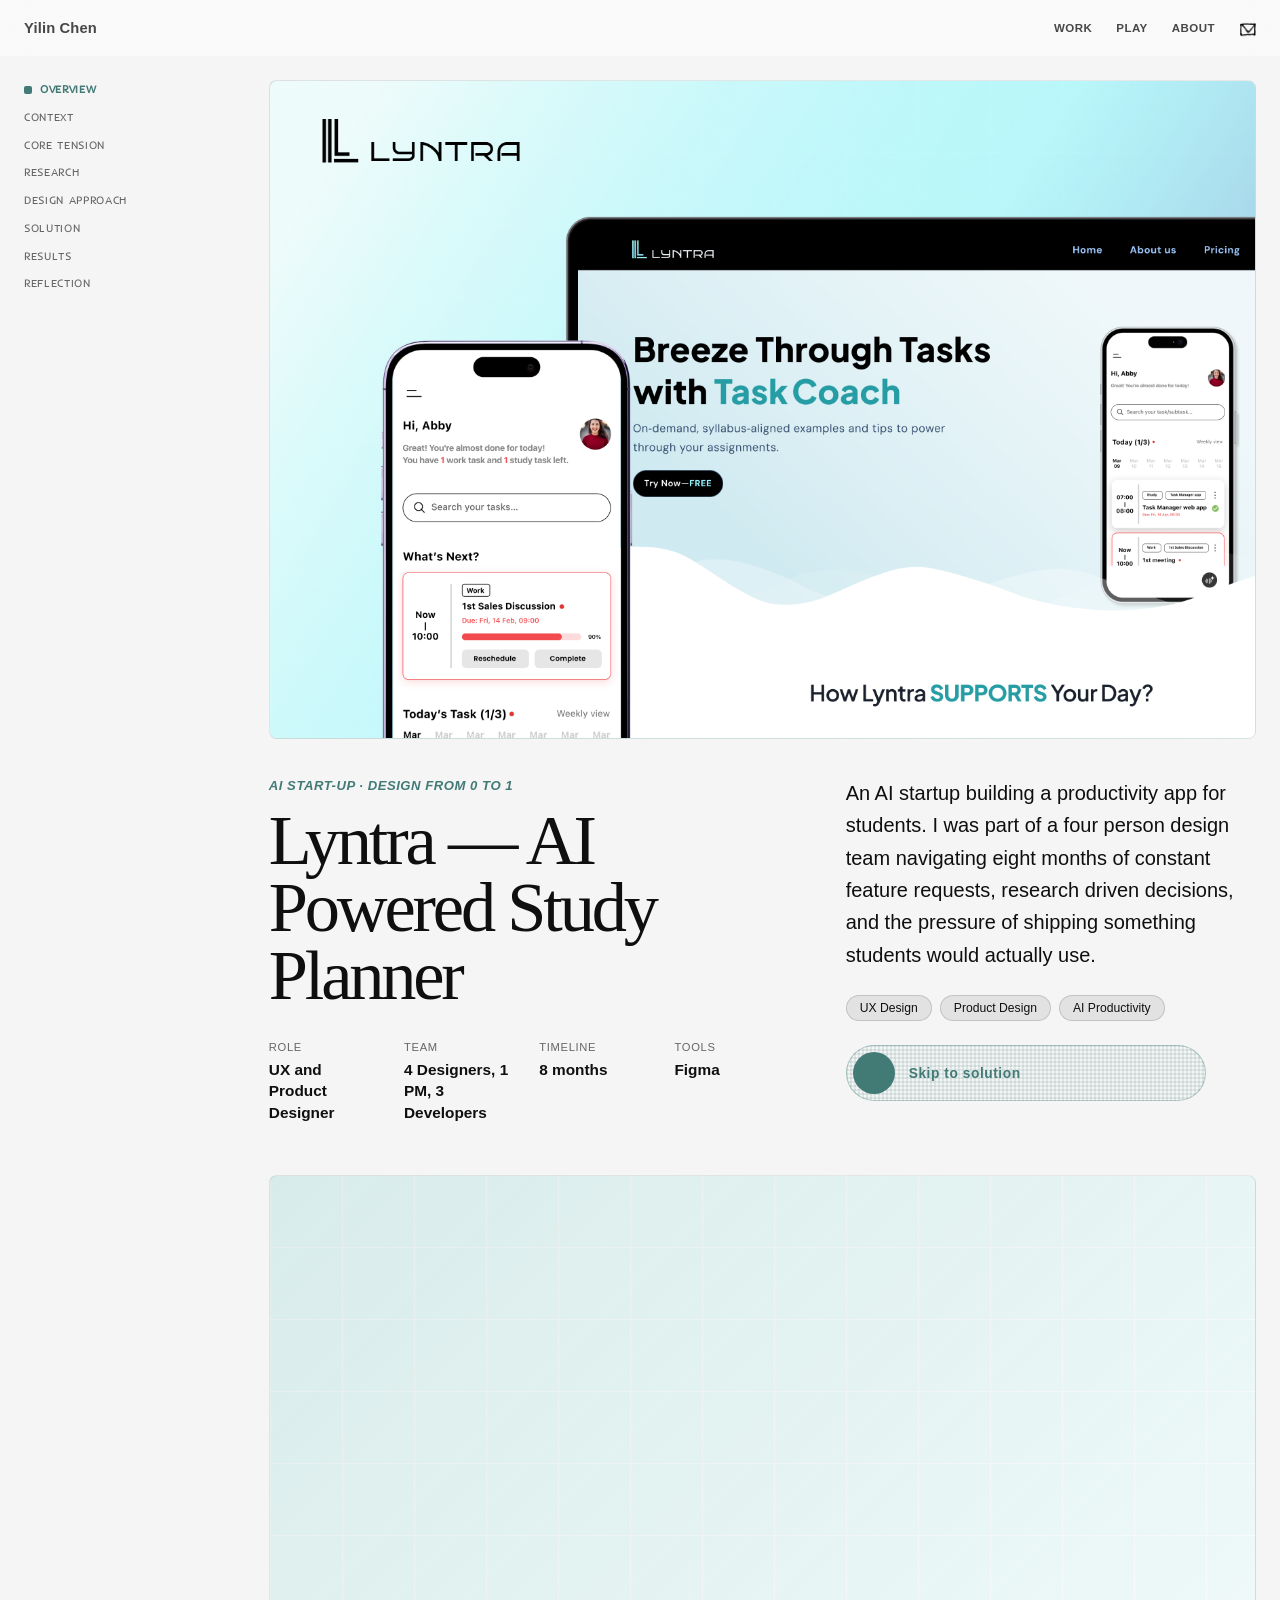
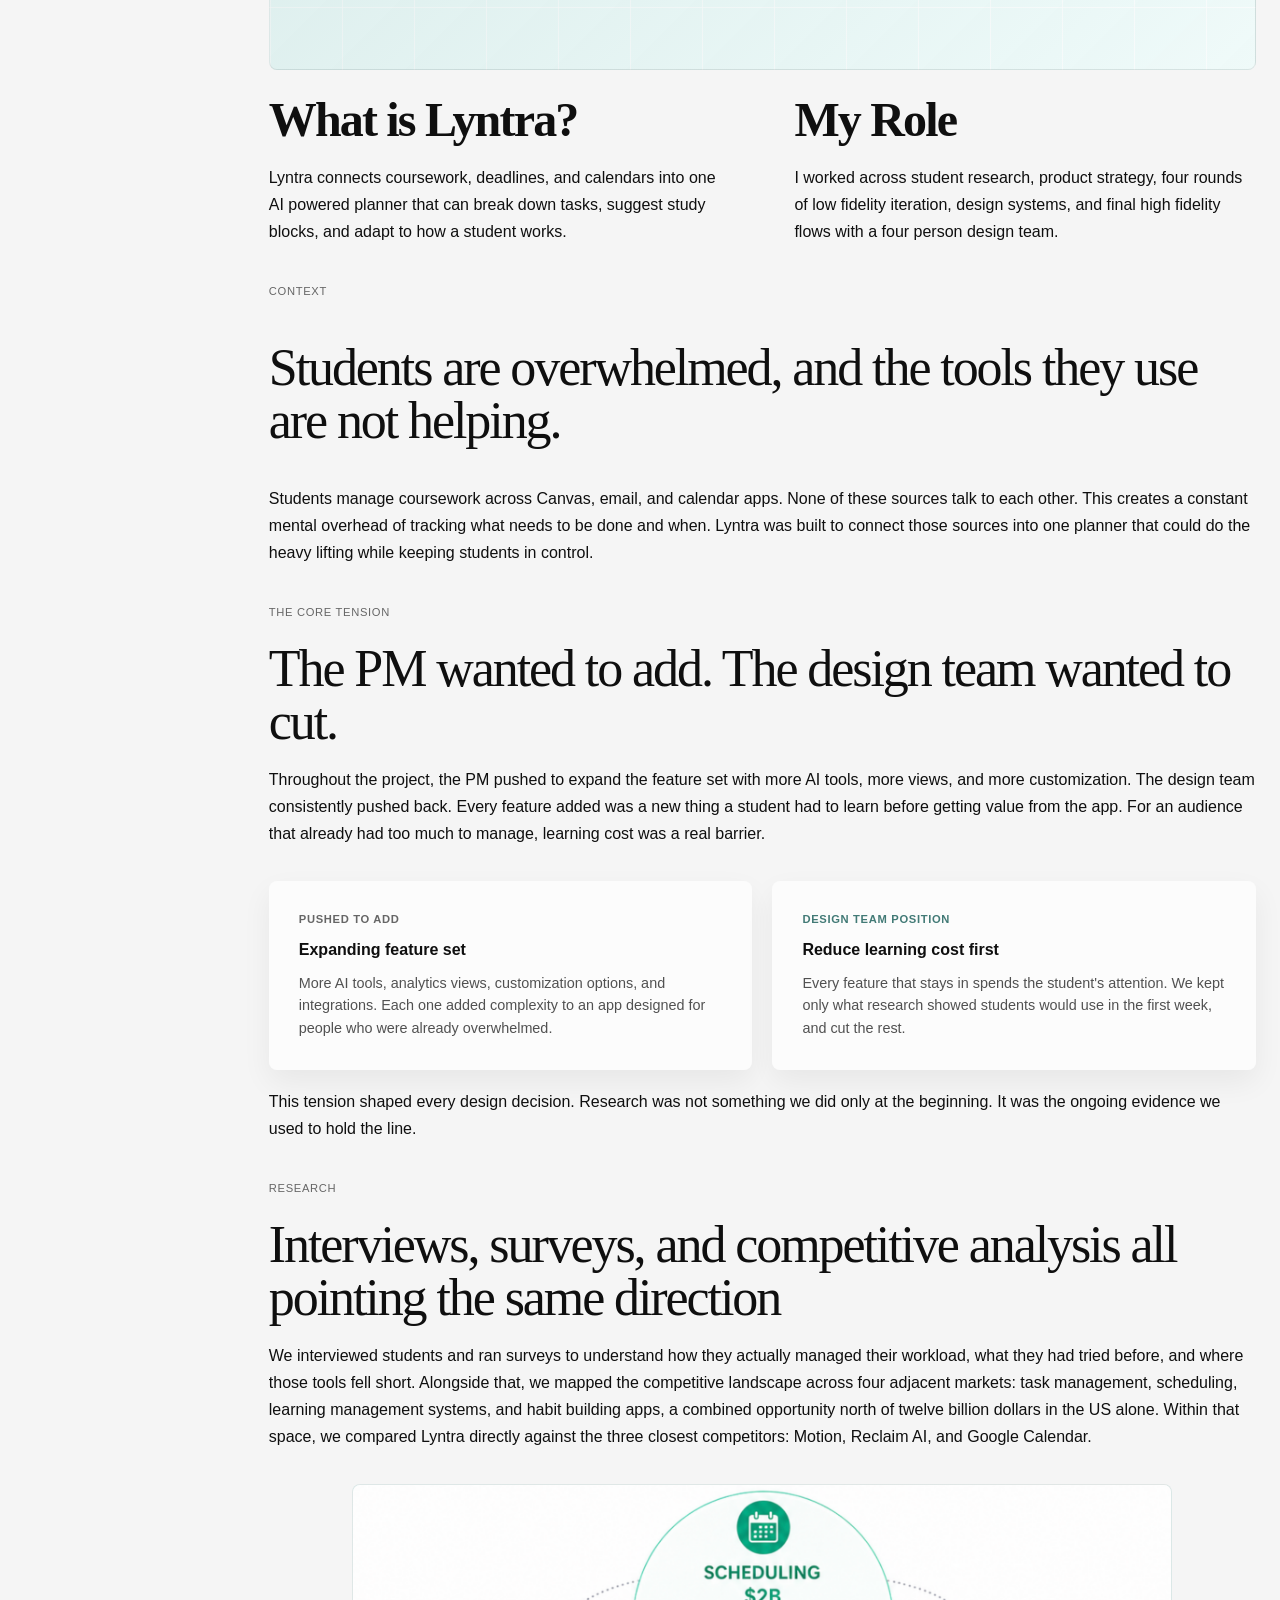
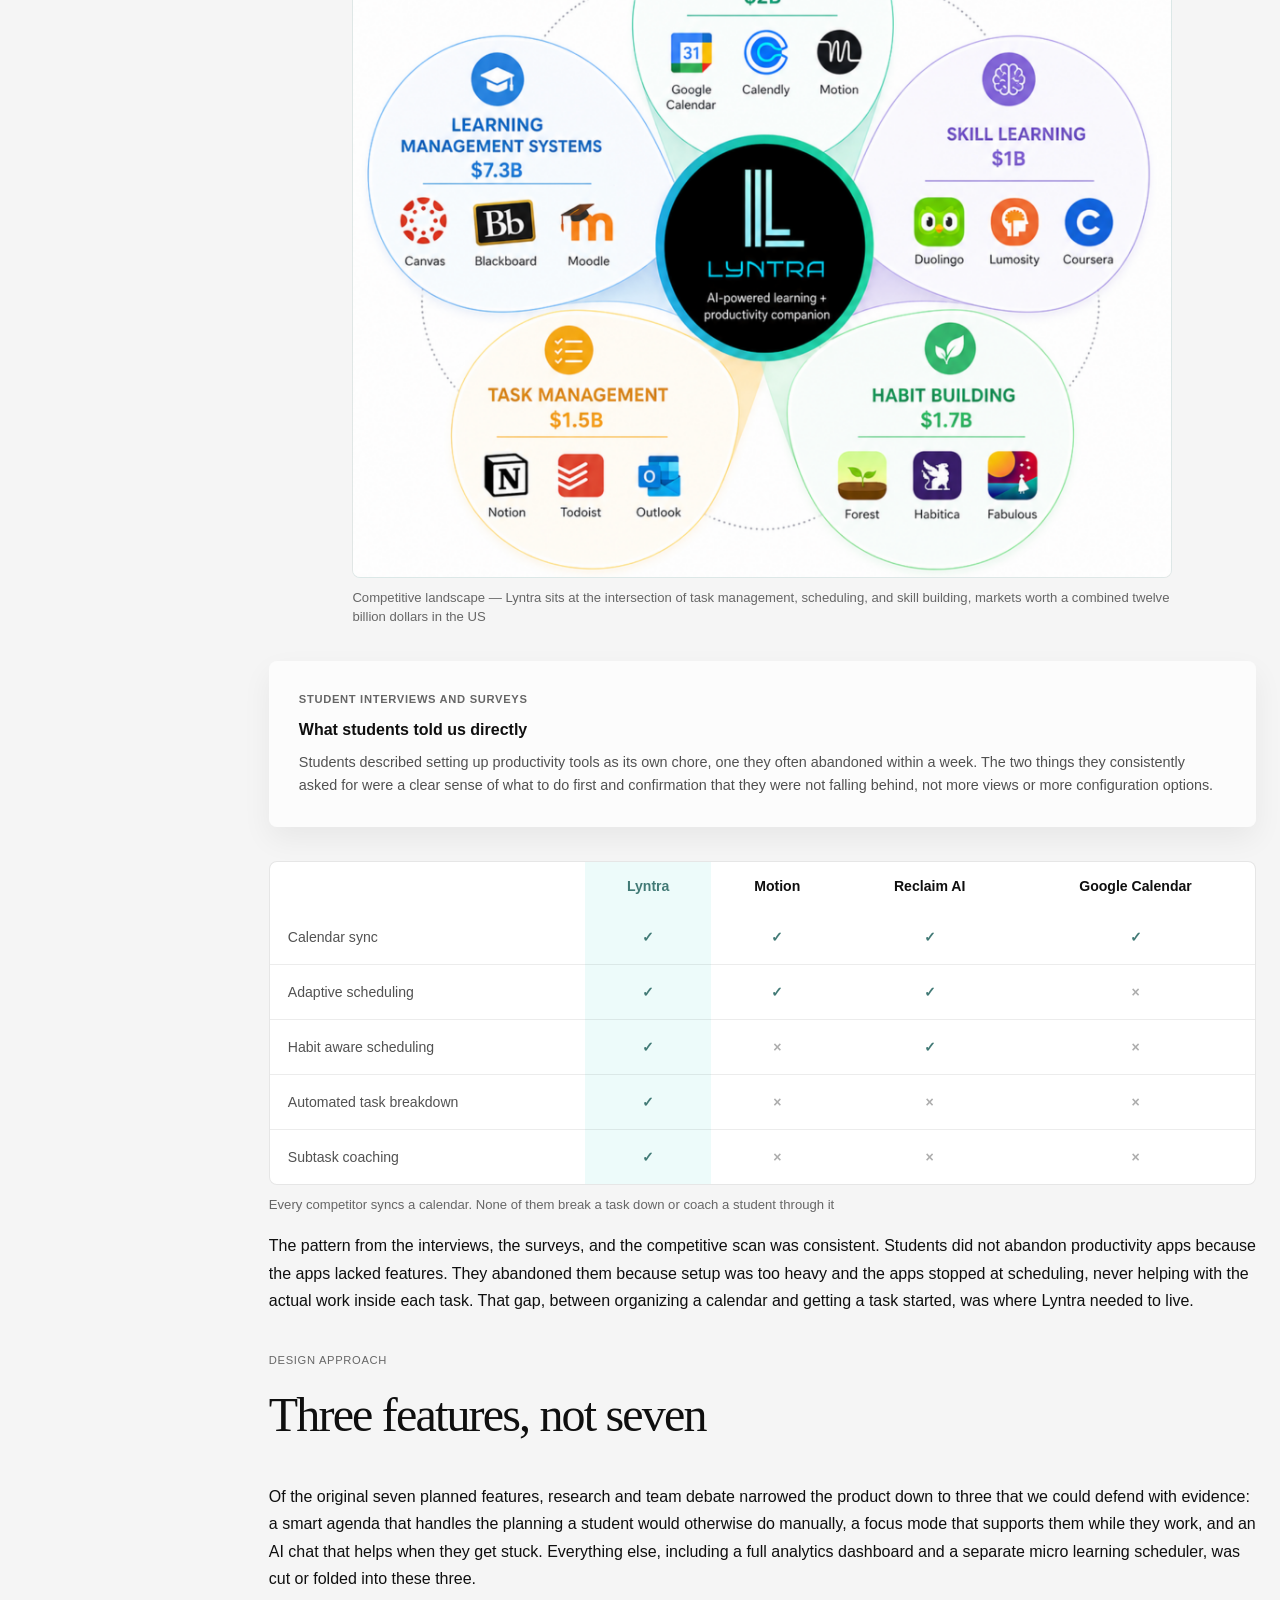
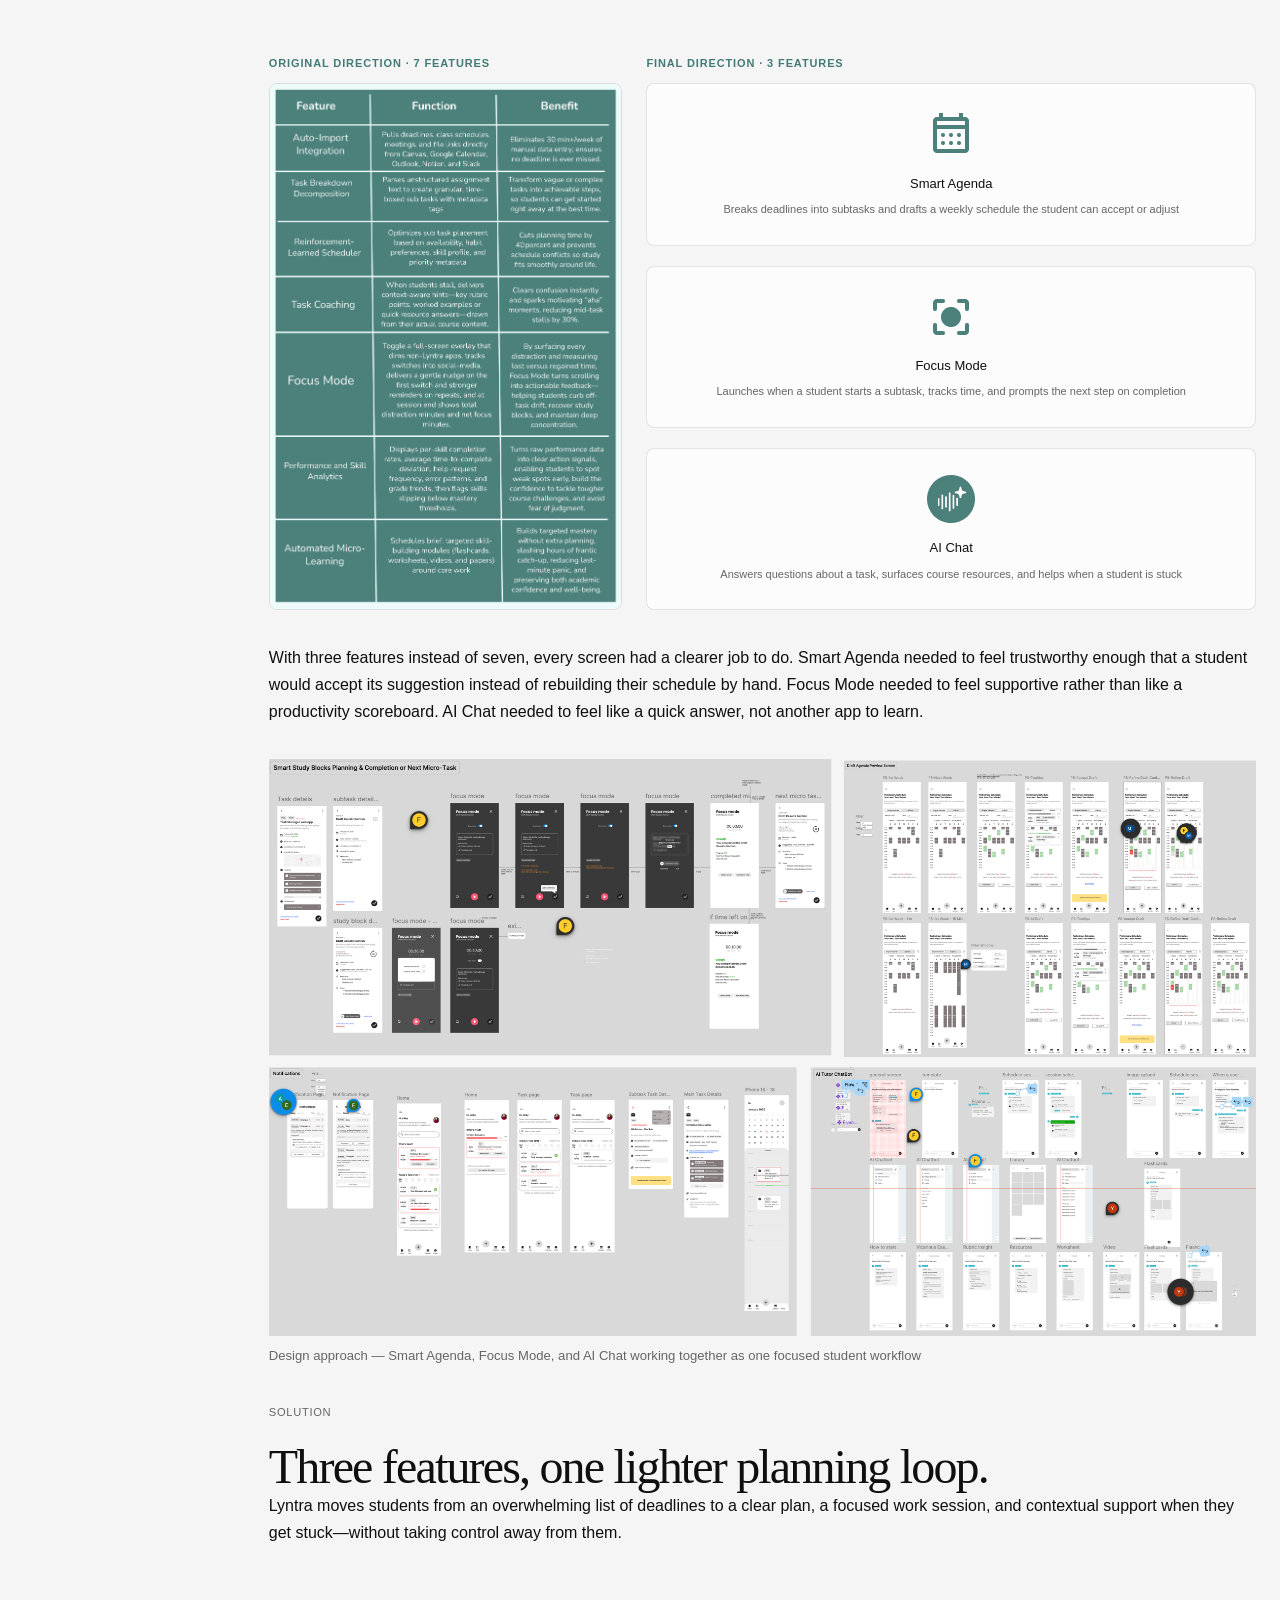
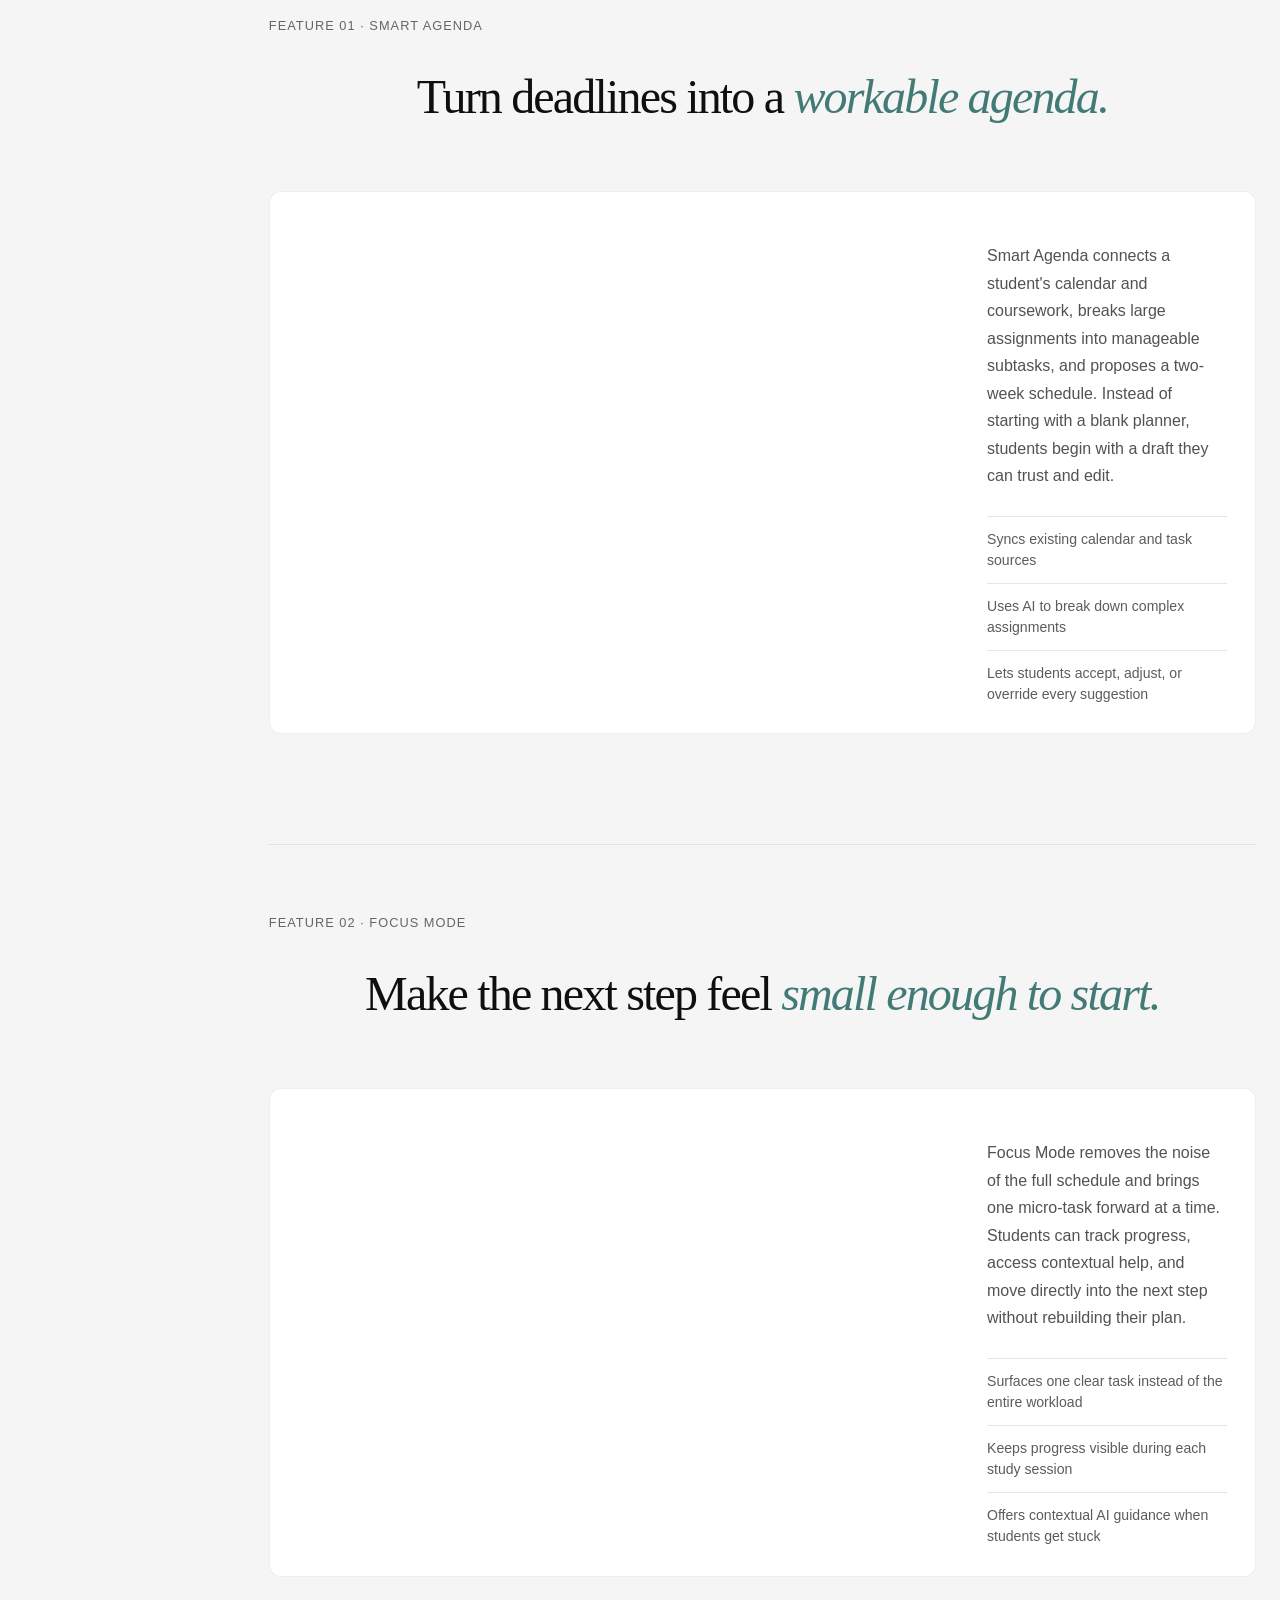
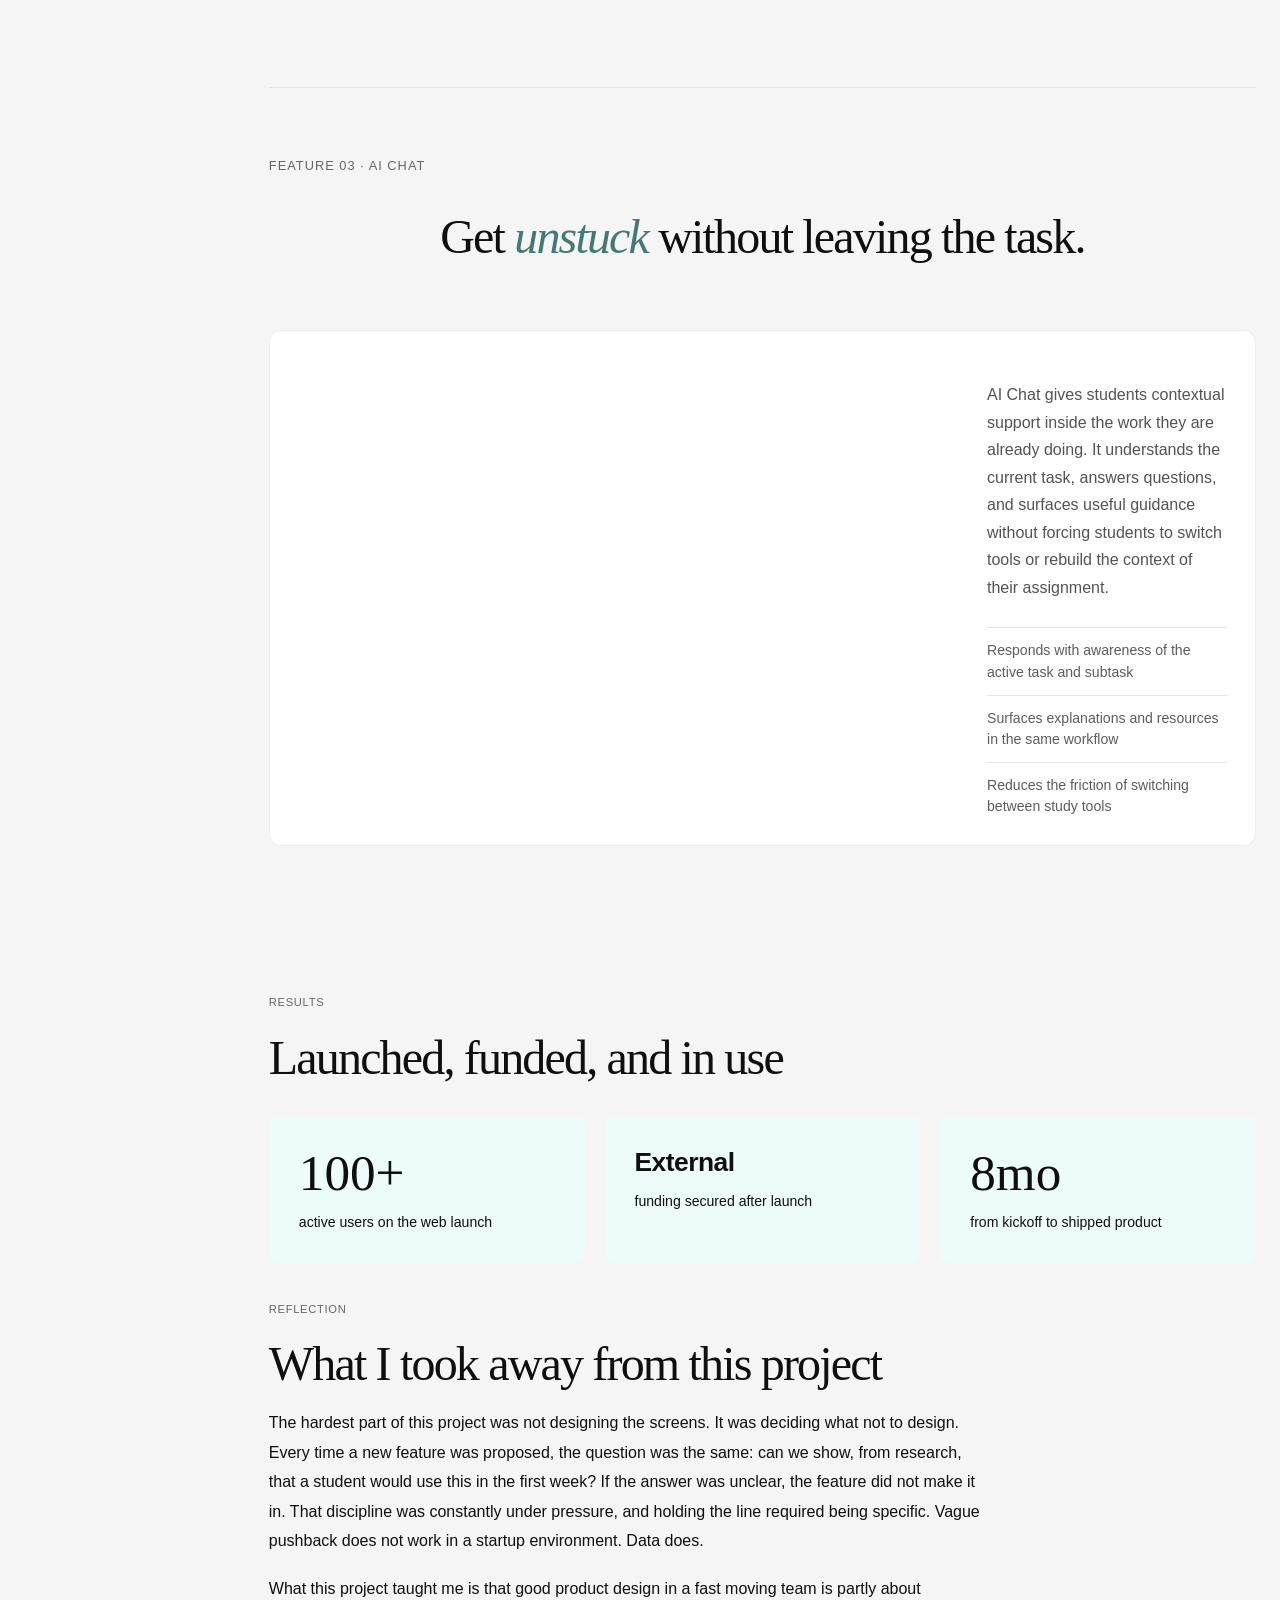
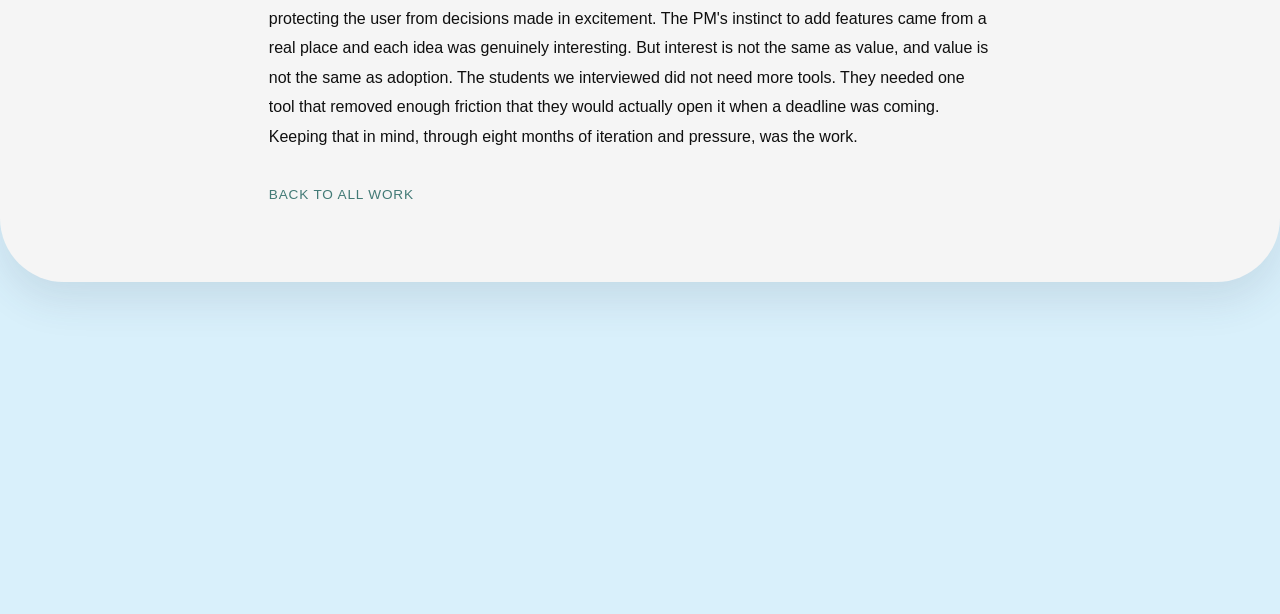
<file: lyntra.html>
<!DOCTYPE html>
<html lang="en">
<head>
  <!-- Google tag (gtag.js) -->
  <script async src="https://www.googletagmanager.com/gtag/js?id=G-DXSJGCDD3M"></script>
  <script>
    window.dataLayer = window.dataLayer || [];
    function gtag(){dataLayer.push(arguments);}
    gtag('js', new Date());
    gtag('config', 'G-DXSJGCDD3M');
  </script>

  <meta charset="UTF-8">
  <meta name="viewport" content="width=device-width, initial-scale=1.0">
  <title>Lyntra Case Study | Yilin Chen</title>
  <link rel="preconnect" href="https://fonts.googleapis.com">
  <link rel="preconnect" href="https://fonts.gstatic.com" crossorigin>
  <link href="https://fonts.googleapis.com/css2?family=Inder&display=swap" rel="stylesheet">
  <style>
    :root {
      --page-max-width: 1380px;
      --page-gutter-x: clamp(24px, 4vw, 52px);
      --paper: #f5f5f5;
      --ink: #0f0f0f;
      --muted: #666;
      --line: rgba(15, 15, 15, 0.16);
      --accent: #427a76;
      --accent-soft: #edfbfa;
      --accent-rgb: 66, 122, 118;
      --color-background-info: var(--accent-soft);
      --color-text-info: var(--accent);
      --serif: "Crimson Pro", Georgia, "Times New Roman", serif;
      --sans: "Satoshi", ui-sans-serif, -apple-system, BlinkMacSystemFont, "Segoe UI", sans-serif;
    }

    * {
      box-sizing: border-box;
    }

    html {
      scroll-behavior: smooth;
    }

    body {
      margin: 0;
      background: var(--paper);
      color: var(--ink);
      font-family: var(--sans);
      font-size: 16px;
      overflow-x: hidden;
    }

    a {
      color: inherit;
      text-decoration: none;
    }

    img,
    video {
      max-width: 100%;
      display: block;
    }

    .project-nav {
      position: fixed;
      inset: 0 0 auto;
      z-index: 20;
      display: flex;
      justify-content: space-between;
      align-items: center;
      width: 100%;
      margin: 0 auto;
      padding: 20px max(24px, calc((100vw - var(--page-max-width)) / 2));
      background: #fff;
      color: rgba(15, 15, 15, 0.74);
      font-size: 0.9rem;
      font-weight: 520;
      pointer-events: none;
      transition:
        background-color 260ms ease,
        box-shadow 260ms ease,
        backdrop-filter 260ms ease;
    }

    .project-nav.is-scrolled {
      background: rgba(255, 255, 255, 0.42);
      box-shadow: 0 1px 0 rgba(15, 15, 15, 0.08);
      -webkit-backdrop-filter: saturate(180%) blur(8px);
      backdrop-filter: saturate(180%) blur(18px);
    }

    .project-nav a {
      pointer-events: auto;
    }

    .project-nav__links {
      display: flex;
      gap: 22px;
    }

    .project-page {
      width: 100%;
      min-height: 100vh;
      padding-top: 80px;
    }

    .case-study-layout {
      width: 100%;
    }

    .case-study-layout__main {
      min-width: 0;
    }

    .spy-nav-slot,
    .spy-nav {
      display: none;
    }

    .page-shell {
      width: min(var(--page-max-width), 100%);
      margin: 0 auto;
      padding: 0 var(--page-gutter-x);
      min-width: 0;
    }

    .hero-section {
      padding-block: 16px 20px;
    }

    .media-card {
      width: 100%;
      max-width: 100%;
      min-height: clamp(220px, 38vw, 520px);
      border-radius: 8px;
      border: 1px solid rgba(15, 15, 15, 0.08);
      background:
        linear-gradient(135deg, rgba(var(--accent-rgb), 0.12), rgba(245, 245, 245, 0.2)),
        linear-gradient(90deg, rgba(255, 255, 255, 0.72) 1px, transparent 1px),
        linear-gradient(0deg, rgba(255, 255, 255, 0.72) 1px, transparent 1px),
        var(--accent-soft);
      background-size: auto, 72px 72px, 72px 72px;
      display: grid;
      place-items: center;
      overflow: hidden;
      color: rgba(15, 15, 15, 0.34);
      font-size: 0.85rem;
      letter-spacing: 0.06em;
      text-transform: uppercase;
    }

    .media-card--short {
      min-height: clamp(180px, 26vw, 360px);
    }

    .hero-media-before {
      clip-path: inset(100% 0 0 0);
      animation: reveal-from-bottom 1.2s cubic-bezier(0.4, 0, 0.2, 1) forwards;
    }

    @keyframes reveal-from-bottom {
      to {
        clip-path: inset(0);
      }
    }

    .hero-content {
      display: grid;
      grid-template-columns: 1fr;
      gap: 42px;
      padding: 38px 0 28px;
      opacity: 0;
      transform: translateY(28px);
      animation: fade-up 900ms cubic-bezier(0.4, 0, 0.2, 1) 520ms forwards;
    }

    @keyframes fade-up {
      to {
        opacity: 1;
        transform: translateY(0);
      }
    }

    .hero-title-group {
      display: flex;
      flex-direction: column;
      gap: 12px;
    }

    .award {
      margin: 0;
      color: var(--accent);
      font-size: 0.82rem;
      font-weight: 560;
      font-style: italic;
      letter-spacing: 0.04em;
      line-height: 1.35;
      text-transform: uppercase;
    }

    h1 {
      margin: 0;
      max-width: 760px;
      color: var(--ink);
      font-family: var(--serif);
      font-size: clamp(3rem, 8vw, 4.4rem);
      line-height: 0.96;
      font-weight: 500;
      letter-spacing: -0.045em;
      overflow-wrap: anywhere;
    }

    .hero-details {
      display: grid;
      gap: 18px;
      margin-top: 32px;
    }

    .detail-label,
    .eyebrow,
    .spy-nav__link {
      font-size: 0.7rem;
      line-height: 1.2;
      font-weight: 430;
      letter-spacing: 0.06em;
      color: var(--muted);
      text-transform: uppercase;
    }

    .detail-value {
      margin-top: 4px;
      font-size: 0.96rem;
      line-height: 1.4;
      font-weight: 560;
    }

    .hero-right {
      display: flex;
      flex-direction: column;
      align-items: flex-start;
      gap: 24px;
    }

    .hero-subtitle {
      margin: 0;
      max-width: 520px;
      font-size: clamp(1rem, 2vw, 1.25rem);
      line-height: 1.62;
      font-weight: 300;
    }

    .tag-list {
      display: flex;
      flex-wrap: wrap;
      gap: 8px;
    }

    .tag {
      border: 1px solid rgba(15, 15, 15, 0.15);
      border-radius: 999px;
      padding: 5px 13px;
      background: rgba(15, 15, 15, 0.08);
      font-size: 0.76rem;
    }

    .skip-btn {
      position: relative;
      display: inline-flex;
      align-items: center;
      gap: 14px;
      min-width: min(100%, 360px);
      border: 1px solid rgba(var(--accent-rgb), 0.35);
      border-radius: 999px;
      padding: 6px 16px 6px 6px;
      color: var(--accent);
      background:
        repeating-linear-gradient(0deg, rgba(var(--accent-rgb), 0.12) 0 1px, transparent 1px 3px),
        repeating-linear-gradient(90deg, rgba(var(--accent-rgb), 0.12) 0 1px, transparent 1px 3px);
      background-size: 4px 4px;
      font-size: 0.86rem;
      font-weight: 620;
      letter-spacing: 0.04em;
      overflow: hidden;
      cursor: pointer;
    }

    .skip-btn::before {
      content: "";
      width: 42px;
      height: 42px;
      border-radius: 50%;
      background: var(--accent);
      flex: 0 0 auto;
      transition: width 320ms cubic-bezier(0.4, 0, 0.2, 1), border-radius 320ms cubic-bezier(0.4, 0, 0.2, 1);
    }

    .skip-btn:hover::before {
      width: 100%;
      border-radius: 999px;
    }

    .skip-btn span {
      position: relative;
      z-index: 1;
    }

    .skip-btn:hover span {
      color: white;
    }

    .hero-media-after {
      margin-top: 24px;
      opacity: 0;
      animation: fade-up 700ms cubic-bezier(0.4, 0, 0.2, 1) 1600ms forwards;
    }

    .section {
      padding-block: 36px;
    }

    .section-content {
      width: 100%;
      min-width: 0;
    }

    .context-top {
      display: grid;
      grid-template-columns: 1fr;
      gap: 44px;
      margin-bottom: 56px;
    }

    .hero-context-after {
      margin-top: 24px;
      margin-bottom: 0;
    }

    .context-item,
    .feature,
    .stat-card,
    .next-card,
    .reveal {
      min-width: 0;
      opacity: 0;
      transform: translateY(30px);
      transition: opacity 760ms cubic-bezier(0.4, 0, 0.2, 1), transform 760ms cubic-bezier(0.4, 0, 0.2, 1);
    }

    .context-item.is-visible,
    .reveal.is-visible {
      opacity: 1;
      transform: translateY(0);
    }

    h2,
    h3,
    h4 {
      margin: 0;
    }

    .context-title,
    .large-heading {
      font-family: var(--serif);
      font-size: clamp(2.1rem, 4vw, 3rem);
      line-height: 1.08;
      font-weight: 600;
      letter-spacing: -0.038em;
      overflow-wrap: anywhere;
    }

    #solution .large-heading,
    #next .large-heading,
    #takeaway .large-heading,
    #learn .large-heading {
      font-weight: 500;
    }

    .body-copy {
      margin: 18px 0 0;
      font-size: 1rem;
      line-height: 1.7;
      font-weight: 300;
    }

    .accent {
      color: var(--accent);
      font-style: italic;
      font-weight: 650;
    }

    .impact-block {
      display: flex;
      flex-direction: column;
      gap: 20px;
    }

    .eyebrow {
      margin: 40px 0 22px;
    }

    .statement {
      margin: 0;
      font-size: clamp(1.7rem, 4.15vw, 3.25rem);
      line-height: 1.02;
      font-family: var(--serif);
      font-weight: 500;
      letter-spacing: -0.04em;
      overflow-wrap: anywhere;
    }

    .media-placeholder {
      width: 100%;
      max-width: 100%;
      min-height: clamp(260px, 42vw, 540px);
      border-radius: 8px;
      border: 1px solid rgba(15, 15, 15, 0.08);
      background:
        radial-gradient(circle at 50% 50%, rgba(var(--accent-rgb), 0.18), transparent 38%),
        linear-gradient(135deg, var(--accent-soft), #f3f8f7);
      display: grid;
      place-items: center;
      color: rgba(15, 15, 15, 0.38);
      text-transform: uppercase;
      letter-spacing: 0.08em;
      font-size: 0.78rem;
    }

    .media-placeholder img,
    .media-placeholder video,
    .media-card img,
    .media-card video {
      width: 100%;
      height: 100%;
      min-height: inherit;
      display: block;
      object-fit: cover;
    }

    .media-placeholder .pes-diagram {
      object-fit: contain;
      background: rgba(255, 255, 255, 0.72);
    }

    .story-text {
      max-width: min(48rem, 100%);
      margin: 0 0 36px;
      font-size: 1rem;
      line-height: 1.68;
      font-weight: 300;
    }

    .story-text--right {
      margin-left: auto;
      text-align: right;
    }

    .stat-grid {
      display: grid;
      grid-template-columns: 1fr;
      gap: 28px;
      margin: 34px 0;
    }

    .stat-card {
      display: grid;
      grid-template-columns: 1fr;
      gap: 20px;
      align-items: center;
      border-top: 1px solid var(--line);
      padding-top: 28px;
    }

    .stat-media {
      width: 100%;
      max-width: 100%;
      min-height: 220px;
      border-radius: 8px;
      background: linear-gradient(135deg, #eee2dc, #f8f4ef);
      display: grid;
      place-items: center;
      color: rgba(15, 15, 15, 0.36);
      font-size: 0.78rem;
      text-transform: uppercase;
      letter-spacing: 0.08em;
    }

    .stat-lead {
      margin: 0 0 8px;
      font-size: 1rem;
      font-weight: 300;
    }

    .stat-metric {
      display: block;
      color: var(--accent);
      font-family: var(--serif);
      font-size: clamp(4rem, 12vw, 9rem);
      line-height: 0.86;
      letter-spacing: -0.045em;
      font-style: italic;
      overflow-wrap: anywhere;
    }

    .solution-overview {
      display: flex;
      flex-direction: column;
      gap: 24px;
      margin-bottom: 64px;
    }

    .flower-grid {
      display: grid;
      grid-template-columns: repeat(3, minmax(0, 1fr));
      gap: 18px;
      margin-top: 18px;
    }

    .flower {
      aspect-ratio: 1;
      border-radius: 8px;
      background:
        radial-gradient(circle at 50% 44%, rgba(var(--accent-rgb), 0.24), transparent 28%),
        radial-gradient(circle at 36% 58%, rgba(var(--accent-rgb), 0.12), transparent 26%),
        #f8f3ed;
      transition: transform 650ms cubic-bezier(0.4, 0, 0.2, 1);
    }

    .flower:hover {
      transform: rotate(18deg) scale(1.02);
    }

    .feature {
      display: grid;
      gap: 18px;
      margin: 0 0 72px;
    }

    .feature-title {
      margin: 26px 0 0;
      font-size: 0.84rem;
      font-weight: 430;
      color: var(--muted);
      letter-spacing: 0.06em;
      text-transform: uppercase;
    }

    .feature-media {
      display: grid;
      grid-template-columns: 1fr;
      gap: 34px;
      align-items: center;
      margin-top: 12px;
    }

    .feature-video {
      width: 100%;
      max-width: 100%;
      min-height: clamp(260px, 42vw, 560px);
      border-radius: 8px;
      background:
        radial-gradient(circle at 50% 50%, rgba(var(--accent-rgb), 0.26), transparent 44%),
        #f2eee7;
      display: grid;
      place-items: center;
      color: rgba(15, 15, 15, 0.36);
      font-size: 0.78rem;
      letter-spacing: 0.08em;
      text-transform: uppercase;
    }

    .feature-caption,
    .next-description {
      margin: 0;
      font-size: 1rem;
      line-height: 1.66;
      font-weight: 300;
    }

    .two-card-grid {
      display: grid;
      grid-template-columns: 1fr;
      gap: 28px;
      margin-bottom: 72px;
    }

    .next-card {
      border: 1px solid rgba(15, 15, 15, 0.2);
      border-radius: 8px;
      overflow: hidden;
      background: #f0f0f0;
    }

    .next-card__image {
      min-height: clamp(180px, 24vw, 320px);
      background: linear-gradient(135deg, #e9edf1, #fbfbf7);
    }

    .next-card__body {
      padding: clamp(22px, 3vw, 34px);
    }

    .next-card h4 {
      font-size: clamp(1.35rem, 2.4vw, 2rem);
      line-height: 1.24;
      letter-spacing: -0.035em;
      overflow-wrap: anywhere;
    }

    .next-card p {
      margin: 12px 0 0;
      font-size: 0.9rem;
      line-height: 1.58;
      font-weight: 300;
    }

    .footer-link {
      display: inline-flex;
      margin: 36px 0 80px;
      color: var(--accent);
      font-size: 0.85rem;
      letter-spacing: 0.06em;
      text-transform: uppercase;
    }

    .pes-grid {
      display: grid;
      grid-template-columns: repeat(3, minmax(0, 1fr));
      gap: 20px;
      margin-top: 34px;
    }

    .pes-grid--two {
      grid-template-columns: repeat(2, minmax(0, 1fr));
    }

    .pes-card {
      min-width: 0;
      padding: clamp(22px, 3vw, 30px);
      border-radius: 8px;
      background: rgba(255, 255, 255, 0.64);
      box-shadow: 0 12px 30px rgba(15, 15, 15, 0.06);
    }

    .pes-card h3 {
      margin: 0;
      color: var(--ink);
      font-size: 1rem;
      line-height: 1.35;
      font-weight: 720;
    }

    .pes-card p,
    .pes-card li {
      color: rgba(15, 15, 15, 0.72);
      font-size: 0.9rem;
      line-height: 1.58;
      font-weight: 300;
    }

    .pes-card p {
      margin: 11px 0 0;
    }

    .pes-list {
      margin: 18px 0 0;
      padding: 0;
      list-style: none;
    }

    .pes-list li {
      padding: 11px 0;
      border-top: 1px solid rgba(15, 15, 15, 0.1);
    }

    .pes-list li:first-child {
      border-top: 0;
    }

    .pes-card-label {
      margin: 0 0 10px !important;
      color: var(--muted) !important;
      font-size: 0.7rem !important;
      font-weight: 650 !important;
      letter-spacing: 0.06em;
      text-transform: uppercase;
    }

    .pes-card-label--red {
      color: var(--muted) !important;
    }

    .pes-card-label--green {
      color: var(--accent) !important;
    }

    .pes-card--rejected {
      opacity: 0.5;
    }

    .pes-media-pair {
      display: grid;
      grid-template-columns: repeat(2, minmax(0, 1fr));
      gap: 24px;
      margin-top: 34px;
    }

    .pes-media-pair .media-placeholder {
      min-height: 280px;
      margin-top: 14px;
    }

    .pes-pill {
      display: inline-flex;
      padding: 3px 10px;
      border-radius: 999px;
      background: #eef1ef;
      color: var(--muted);
      font-size: 0.7rem;
      font-weight: 700;
      letter-spacing: 0.05em;
      text-transform: uppercase;
    }

    .pes-pill--after {
      background: var(--accent-soft);
      color: var(--accent);
    }

    .pes-caption {
      margin: 10px 0 0;
      color: var(--muted);
      font-size: 0.82rem;
      line-height: 1.5;
      font-weight: 300;
    }

    .pes-stat-grid {
      display: grid;
      grid-template-columns: repeat(3, minmax(0, 1fr));
      gap: 20px;
      margin-top: 34px;
    }

    .pes-stat {
      padding: clamp(22px, 3vw, 30px);
      border-radius: 8px;
      background: var(--accent-soft);
    }

    .pes-stat strong {
      display: block;
      font-family: var(--serif);
      font-size: clamp(2.2rem, 4vw, 3.5rem);
      line-height: 1;
      font-weight: 500;
    }

    .pes-stat strong.pes-stat-label {
      font-family: var(--sans);
      font-size: clamp(1.15rem, 2.25vw, 1.65rem);
      line-height: 1.15;
      font-weight: 650;
      letter-spacing: -0.02em;
    }

    .pes-stat span {
      display: block;
      margin-top: 13px;
      font-size: 0.88rem;
      line-height: 1.5;
      font-weight: 300;
    }

    .pes-stat strong .mapwa-before {
      display: inline;
      margin: 0;
      color: var(--muted);
      font-size: 0.68em;
      font-weight: 400;
    }

    .pes-reflection {
      max-width: 720px;
      line-height: 1.85;
    }

    .quote-list {
      display: grid;
      gap: 28px;
      margin-top: 34px;
    }

    .pull-quote {
      margin: 0;
      padding-left: 22px;
      border-left: 2px solid var(--muted);
    }

    .pull-quote blockquote {
      margin: 0;
      color: rgba(15, 15, 15, 0.68);
      font-size: 0.9rem;
      line-height: 1.68;
      font-style: italic;
      font-weight: 300;
    }

    .pull-quote figcaption {
      margin-top: 10px;
      color: var(--muted);
      font-size: 0.78rem;
      font-weight: 300;
    }

    .user-split-card {
      padding: clamp(22px, 3vw, 30px);
      border-radius: 8px;
    }

    .user-split-card--test {
      background: rgba(232, 240, 254, 0.5);
      border-top: 3px solid #3b5bdb;
    }

    .user-split-card--developer {
      background: rgba(255, 243, 224, 0.5);
      border-top: 3px solid #e67700;
    }

    .user-split-label {
      display: inline-flex;
      margin-bottom: 16px;
      padding: 4px 10px;
      border-radius: 999px;
      font-size: 0.7rem;
      font-weight: 700;
      letter-spacing: 0.05em;
      text-transform: uppercase;
    }

    .user-split-card--test .user-split-label {
      color: #3b5bdb;
      background: rgba(59, 91, 219, 0.1);
    }

    .user-split-card--developer .user-split-label {
      color: #e67700;
      background: rgba(230, 119, 0, 0.1);
    }

    .user-split-card h3 {
      margin: 0;
      font-size: 1rem;
      line-height: 1.4;
      font-weight: 600;
    }

    .user-split-card p {
      margin: 11px 0 0;
      color: rgba(15, 15, 15, 0.72);
      font-size: 0.9rem;
      line-height: 1.58;
      font-weight: 300;
    }

    .tension-callout {
      margin-top: 22px;
      padding: 16px 20px;
      border-radius: 12px;
      background: #fff5d9;
      color: rgba(15, 15, 15, 0.68);
      font-size: 0.88rem;
      line-height: 1.7;
      font-weight: 300;
    }

    .feature-strip {
      display: grid;
      grid-template-columns: repeat(3, minmax(0, 1fr));
      gap: 14px;
      margin-top: 30px;
    }

    .feature-tile {
      min-width: 0;
      padding: 12px;
      border: 1px solid rgba(15, 15, 15, 0.1);
      border-radius: 8px;
      background: rgba(255, 255, 255, 0.64);
      text-align: center;
    }

    .feature-tile-icon {
      display: grid;
      place-items: center;
      width: 36px;
      height: 36px;
      margin: 0 auto 10px;
      border-radius: 8px;
      background: var(--accent-soft);
      color: var(--accent);
      font-size: 0.9rem;
      font-weight: 700;
    }

    .feature-tile span {
      color: rgba(15, 15, 15, 0.78);
      font-size: 0.85rem;
      line-height: 1.35;
      font-weight: 500;
    }

    .research-media {
      margin-top: 34px;
    }

    .research-media--competition {
      width: min(100%, 820px);
      margin-right: auto;
      margin-left: auto;
    }

    #found .research-media--competition .media-placeholder {
      min-height: 0;
      overflow: hidden;
    }

    #found .research-media--competition .media-placeholder img {
      width: 100%;
      height: auto;
      min-height: 0;
      object-fit: contain;
    }

    .research-media .media-placeholder,
    #solution .pes-media-pair .media-placeholder {
      min-height: 280px;
    }

    #solution .design-approach-media {
      min-height: 0;
      border: 0;
      background: none;
    }

    #solution .design-approach-media img {
      height: auto;
      min-height: 0;
      object-fit: contain;
    }

    .research-card {
      margin-top: 34px;
    }

    .comparison-table-wrap {
      margin-top: 34px;
      overflow-x: auto;
      border: 1px solid rgba(15, 15, 15, 0.1);
      border-radius: 8px;
      background: #fff;
    }

    .comparison-table {
      width: 100%;
      min-width: 720px;
      border-collapse: collapse;
      text-align: center;
      font-size: 0.88rem;
    }

    .comparison-table th,
    .comparison-table td {
      padding: 16px 18px;
      border-bottom: 1px solid rgba(15, 15, 15, 0.08);
    }

    .comparison-table tr:last-child th,
    .comparison-table tr:last-child td {
      border-bottom: 0;
    }

    .comparison-table th {
      font-weight: 600;
    }

    .comparison-table th:first-child {
      width: 32%;
      text-align: left;
    }

    .comparison-table tbody th {
      color: rgba(15, 15, 15, 0.72);
      font-weight: 450;
    }

    .comparison-table .is-lyntra {
      color: var(--color-text-info);
      background: var(--color-background-info);
      font-weight: 650;
    }

    .comparison-table .ti {
      display: inline-grid;
      place-items: center;
      width: 22px;
      height: 22px;
      font-style: normal;
      font-weight: 700;
    }

    .comparison-table .ti-check::before {
      content: "✓";
      color: var(--accent);
    }

    .comparison-table .ti-x::before {
      content: "×";
      color: rgba(15, 15, 15, 0.34);
    }

    .comparison-table .is-lyntra .ti-check::before {
      color: var(--color-text-info);
    }

    .approach-comparison {
      display: grid;
      grid-template-columns: minmax(0, 0.58fr) minmax(360px, 1fr);
      align-items: stretch;
      gap: 24px;
      margin-top: 34px;
    }

    .approach-original,
    .approach-final {
      min-width: 0;
    }

    .approach-direction-label {
      margin: 0 0 12px;
      color: var(--accent);
      font-size: 11px;
      line-height: 1.4;
      font-weight: 600;
      letter-spacing: 0.08em;
      text-transform: uppercase;
    }

    .approach-original__image {
      display: block;
      width: 100%;
      height: auto;
      border: 1px solid rgba(15, 15, 15, 0.1);
      border-radius: 8px;
    }

    .approach-tiles {
      display: grid;
      grid-template-columns: 1fr;
      grid-template-rows: repeat(3, minmax(0, 1fr));
      gap: 20px;
      height: calc(100% - 27px);
    }

    .approach-tile {
      display: flex;
      flex-direction: column;
      align-items: center;
      justify-content: center;
      min-width: 0;
      padding: 26px 22px;
      border: 1px solid rgba(15, 15, 15, 0.1);
      border-radius: 8px;
      background: rgba(255, 255, 255, 0.64);
      text-align: center;
    }

    .approach-tile__icon {
      display: block;
      width: 48px;
      height: 48px;
      margin: 0 auto 16px;
      object-fit: contain;
    }

    .approach-tile h3 {
      font-size: 13px;
      line-height: 1.4;
      font-weight: 500;
    }

    .approach-tile p {
      margin: 8px 0 0;
      color: var(--muted);
      font-size: 11px;
      line-height: 1.55;
      font-weight: 300;
    }

    .approach-followup {
      margin-top: 34px;
    }

    .solution-features {
      display: grid;
      gap: 0;
      margin-top: 72px;
    }

    .solution-feature {
      display: grid;
      grid-template-areas:
        "number"
        "title"
        "body";
      row-gap: 0;
      min-height: 820px;
      padding: 70px 0 110px;
      border-top: 1px solid rgba(15, 15, 15, 0.08);
    }

    .solution-feature:first-child {
      border-top: 0;
      padding-top: 0;
    }

    .solution-feature__media {
      display: grid;
      place-items: start center;
      min-width: 0;
      align-self: start;
    }

    .solution-feature__body {
      grid-area: body;
      display: grid;
      grid-template-columns: minmax(0, 700px) minmax(240px, 0.55fr);
      column-gap: 28px;
      align-items: center;
      padding: 28px;
      border: 1px solid rgba(15, 15, 15, 0.07);
      border-radius: 12px;
      background: #fff;
    }

    .solution-feature__phone {
      width: min(100%, 500px);
      overflow: hidden;
    }

    .solution-feature__phone video {
      width: calc(100% + 10px);
      max-width: none;
      height: auto;
      display: block;
      margin: -5px;
      object-fit: contain;
    }

    .solution-feature__placeholder {
      width: 100%;
      height: 100%;
      display: grid;
      place-items: center;
      padding: 28px;
      border-radius: 32px;
      background:
        radial-gradient(circle at 50% 32%, rgba(var(--accent-rgb), 0.22), transparent 34%),
        var(--accent-soft);
      color: var(--accent);
      font-size: 0.72rem;
      font-weight: 700;
      line-height: 1.5;
      letter-spacing: 0.1em;
      text-align: center;
      text-transform: uppercase;
    }

    .solution-feature__copy {
      max-width: 500px;
      align-self: center;
    }

    .solution-feature__number {
      grid-area: number;
      display: block;
      margin-bottom: 38px;
      color: var(--muted);
      font-size: 0.8rem;
      font-weight: 450;
      letter-spacing: 0.08em;
      text-transform: uppercase;
    }

    .solution-feature > h3 {
      grid-area: title;
      max-width: 980px;
      margin: 0 auto 68px;
      text-align: center;
      font-family: var(--serif);
      font-size: clamp(2.1rem, 4vw, 3rem);
      line-height: 1.08;
      font-weight: 500;
      letter-spacing: -0.038em;
    }

    .title-accent {
      color: var(--accent);
      font-style: italic;
      font-weight: inherit;
    }

    .solution-feature__copy p {
      margin: 22px 0 0;
      color: rgba(15, 15, 15, 0.72);
      font-size: 1rem;
      line-height: 1.72;
      font-weight: 300;
    }

    .solution-feature__points {
      display: grid;
      gap: 12px;
      margin: 26px 0 0;
      padding: 0;
      list-style: none;
    }

    .solution-feature__points li {
      padding-top: 12px;
      border-top: 1px solid rgba(15, 15, 15, 0.1);
      color: rgba(15, 15, 15, 0.68);
      font-size: 0.88rem;
      line-height: 1.5;
      font-weight: 350;
    }

    @media (min-width: 768px) {
      .hero-content {
        grid-template-columns: 1.25fr 1fr;
        gap: 64px;
      }

      .hero-details {
        grid-template-columns: repeat(4, minmax(0, 1fr));
        gap: 28px;
      }

      .context-top {
        grid-template-columns: repeat(2, minmax(0, 1fr));
        gap: 64px;
      }

      .stat-card {
        grid-template-columns: 1fr 1fr;
        gap: 40px;
      }

      .stat-card:nth-child(even) .stat-media {
        order: 2;
      }

      .feature-media {
        grid-template-columns: minmax(0, 1.25fr) minmax(240px, 0.75fr);
      }

      .two-card-grid {
        grid-template-columns: repeat(2, minmax(0, 1fr));
      }
    }

    @media (min-width: 1024px) {
      .case-study-layout {
        display: grid;
        grid-template-columns: 10.5rem minmax(0, 1fr);
        gap: clamp(4rem, 6vw, 6rem);
        width: min(var(--page-max-width), calc(100% - 48px));
        margin: 0 auto;
        padding: 0;
        align-items: start;
      }

      .page-shell {
        width: 100%;
        padding: 0;
      }

      .spy-nav-slot {
        display: block;
        position: sticky;
        top: 80px;
        align-self: start;
        padding-top: 0;
      }

      .spy-nav {
        display: block;
      }

      .spy-nav__list {
        list-style: none;
        margin: 0;
        padding: 0;
        display: flex;
        flex-direction: column;
        gap: 8px;
      }

      .spy-nav__item {
        opacity: 0;
        transform: translateY(8px);
        animation: nav-in 650ms cubic-bezier(0.4, 0, 0.2, 1) forwards;
        animation-delay: calc(0.2s + var(--i) * 0.07s);
      }

      @keyframes nav-in {
        to {
          opacity: 1;
          transform: translateY(0);
        }
      }

      .spy-nav__link {
        width: 100%;
        border: 0;
        padding: 3px 0;
        background: transparent;
        display: inline-flex;
        align-items: center;
        text-align: left;
        font-family: "Inder", var(--sans);
        cursor: pointer;
        transition: color 180ms ease, font-weight 180ms ease;
      }

      .spy-nav__dot {
        display: block;
        width: 8px;
        height: 8px;
        max-width: 0;
        margin-right: 0;
        border-radius: 2px;
        background: currentColor;
        opacity: 0;
        transition: opacity 180ms ease, max-width 180ms ease, margin-right 180ms ease;
      }

      .spy-nav__link.is-active {
        color: var(--accent);
        font-weight: 760;
      }

      .spy-nav__link.is-active .spy-nav__dot {
        max-width: 8px;
        margin-right: 8px;
        opacity: 1;
      }

      .hero-section,
      .section {
        padding-left: 0;
        padding-right: 0;
      }
    }

    @media (max-width: 760px) {
      :root {
        --page-gutter-x: clamp(22px, 7vw, 34px);
      }

      .project-nav {
        width: 100%;
        padding: 18px;
        font-size: 0.86rem;
      }

      .project-nav__links {
        gap: 14px;
      }

      .project-page {
        padding-top: 72px;
      }

      .hero-section {
        padding-top: 8px;
        padding-bottom: 30px;
      }

      .hero-content {
        gap: 30px;
        padding: 30px 0 34px;
      }

      h1 {
        max-width: 100%;
        font-size: clamp(2.7rem, 15vw, 4.4rem);
        line-height: 0.98;
        letter-spacing: -0.035em;
      }

      .hero-details {
        margin-top: 28px;
      }

      .hero-subtitle {
        font-size: 1rem;
        line-height: 1.6;
      }

      .media-card {
        min-height: clamp(190px, 62vw, 320px);
        background-size: auto, 44px 44px, 44px 44px;
      }

      .media-card--short {
        min-height: clamp(170px, 54vw, 280px);
      }

      .section {
        padding-block: 44px;
      }

      .context-top {
        gap: 36px;
        margin-bottom: 58px;
      }

      .context-title,
      .large-heading {
        font-size: clamp(2rem, 10.5vw, 2.85rem);
        line-height: 1.04;
        letter-spacing: -0.03em;
      }

      .body-copy,
      .story-text,
      .feature-caption,
      .next-description {
        font-size: 0.98rem;
        line-height: 1.72;
      }

      .eyebrow {
        margin: 34px 0 20px;
      }

      .statement {
        font-size: clamp(2.05rem, 10.8vw, 2.95rem);
        line-height: 1.04;
        letter-spacing: -0.03em;
      }

      .story-text--right {
        margin-left: 0;
        text-align: left;
      }

      .media-placeholder,
      .feature-video {
        min-height: clamp(210px, 62vw, 320px);
      }

      .stat-grid {
        gap: 34px;
        margin: 38px 0;
      }

      .stat-card {
        gap: 22px;
        padding-top: 30px;
      }

      .stat-media {
        min-height: clamp(180px, 56vw, 260px);
      }

      .stat-metric {
        font-size: clamp(4rem, 22vw, 6.25rem);
        line-height: 0.92;
        letter-spacing: -0.03em;
      }

      .solution-overview {
        margin-bottom: 56px;
      }

      .feature {
        margin-bottom: 60px;
      }

      .two-card-grid {
        gap: 20px;
      }

      .next-card__image {
        min-height: clamp(160px, 48vw, 230px);
      }

      .next-card h4 {
        font-size: 1.5rem;
      }

      .pes-grid,
      .pes-grid--two,
      .pes-media-pair,
      .pes-stat-grid {
        grid-template-columns: 1fr;
      }

      .feature-strip {
        grid-template-columns: repeat(2, minmax(0, 1fr));
      }

      .approach-tiles {
        grid-template-columns: 1fr;
        grid-template-rows: none;
        height: auto;
      }

      .approach-comparison {
        grid-template-columns: 1fr;
      }

      .comparison-table-wrap {
        margin-right: calc(var(--page-gutter-x) * -1);
      }

      .solution-features {
        gap: 20px;
        margin-top: 32px;
      }

      .solution-feature {
        grid-template-areas:
          "number"
          "title"
          "body";
        gap: 0;
        min-height: 0;
        padding: 54px 0 70px;
      }

      .solution-feature__body {
        grid-template-columns: 1fr;
        gap: 34px;
        padding: 28px 12px 34px;
      }

      .solution-feature__phone {
        width: min(100%, 360px); /* Mobile feature video size */
        margin: 0 auto;
      }

      .solution-feature__placeholder {
        border-radius: 27px;
      }

      .solution-feature__number {
        margin-bottom: 22px;
      }

      .solution-feature > h3 {
        margin: 0 0 38px;
        text-align: left;
        font-size: clamp(2rem, 10.5vw, 2.85rem);
      }

      .solution-feature__copy {
        margin-top: 0;
      }

      .flower-grid {
        grid-template-columns: repeat(2, minmax(0, 1fr));
      }
    }
  </style>
  <link rel="stylesheet" href="site-nav.css?v=20260826-always-glass">
  <link rel="stylesheet" href="case-study-footer.css">
</head>
<body>
    <nav class="portfolio-nav project-nav" data-portfolio-nav aria-label="Main navigation">
    <a class="portfolio-nav__brand" href="index.html">Yilin Chen</a>
    <button class="portfolio-nav__toggle" type="button" aria-label="Open navigation" aria-expanded="false" aria-controls="portfolio-nav-links" data-portfolio-nav-toggle>
      <img class="portfolio-nav__icon portfolio-nav__icon--hamburger" src="images/nav/hamburger-icon.png" alt="" aria-hidden="true">
      <img class="portfolio-nav__icon portfolio-nav__icon--close" src="images/nav/menu-close.png" alt="" aria-hidden="true">
    </button>
    <div class="portfolio-nav__panel" id="portfolio-nav-links">
      <a href="index.html#work">Work</a>
      <a href="index.html#play">Play</a>
      <a href="about.html">About</a>
      <a class="portfolio-nav__contact" href="index.html#contact-me" aria-label="Contact">
        <img src="images/nav/contact-icon.png" alt="">
      </a>
    </div>
  </nav>

  <main class="project-page">
    <div class="case-study-layout">
      <aside class="spy-nav-slot" aria-label="Case study sections">
        <nav class="spy-nav">
          <ul class="spy-nav__list">
            <li class="spy-nav__item" style="--i: 0"><button class="spy-nav__link is-active" data-target="hero"><span class="spy-nav__dot"></span><span>Overview</span></button></li>
            <li class="spy-nav__item" style="--i: 1"><button class="spy-nav__link" data-target="context"><span class="spy-nav__dot"></span><span>Context</span></button></li>
            <li class="spy-nav__item" style="--i: 2"><button class="spy-nav__link" data-target="began"><span class="spy-nav__dot"></span><span>Core Tension</span></button></li>
            <li class="spy-nav__item" style="--i: 3"><button class="spy-nav__link" data-target="found"><span class="spy-nav__dot"></span><span>Research</span></button></li>
            <li class="spy-nav__item" style="--i: 4"><button class="spy-nav__link" data-target="solution"><span class="spy-nav__dot"></span><span>Design Approach</span></button></li>
            <li class="spy-nav__item" style="--i: 5"><button class="spy-nav__link" data-target="next"><span class="spy-nav__dot"></span><span>Solution</span></button></li>
            <li class="spy-nav__item" style="--i: 6"><button class="spy-nav__link" data-target="takeaway"><span class="spy-nav__dot"></span><span>Results</span></button></li>
            <li class="spy-nav__item" style="--i: 7"><button class="spy-nav__link" data-target="learn"><span class="spy-nav__dot"></span><span>Reflection</span></button></li>
          </ul>
        </nav>
      </aside>

      <div class="case-study-layout__main">
        <section id="hero" class="hero-section page-shell">
          <div class="media-card media-card--short hero-media-before">
            <img src="lyntra/1.jpg" alt="Lyntra product overview">
          </div>

          <div class="hero-content">
            <div>
              <div class="hero-title-group">
                <p class="award">AI Start-up · Design from 0 to 1</p>
                <h1>Lyntra — AI Powered Study Planner</h1>
              </div>
              <div class="hero-details">
                <div>
                  <div class="detail-label">Role</div>
                  <div class="detail-value">UX and Product Designer</div>
                </div>
                <div>
                  <div class="detail-label">Team</div>
                  <div class="detail-value">4 Designers, 1 PM, 3 Developers</div>
                </div>
                <div>
                  <div class="detail-label">Timeline</div>
                  <div class="detail-value">8 months</div>
                </div>
                <div>
                  <div class="detail-label">Tools</div>
                  <div class="detail-value">Figma</div>
                </div>
              </div>
            </div>

            <div class="hero-right">
              <p class="hero-subtitle">An AI startup building a productivity app for students. I was part of a four person design team navigating eight months of constant feature requests, research driven decisions, and the pressure of shipping something students would actually use.</p>
              <div class="tag-list">
                <span class="tag">UX Design</span>
                <span class="tag">Product Design</span>
                <span class="tag">AI Productivity</span>
              </div>
              <button class="skip-btn" data-target="next"><span>Skip to solution</span></button>
            </div>
          </div>

          <div class="media-card media-card--short hero-media-after">
            <video src="lyntra/2.mov" autoplay muted loop playsinline preload="metadata" aria-label="Lyntra product demonstration"></video>
          </div>

          <div class="context-top hero-context-after">
            <article class="context-item">
              <h2 class="context-title">What is Lyntra?</h2>
              <p class="body-copy">Lyntra connects coursework, deadlines, and calendars into one AI powered planner that can break down tasks, suggest study blocks, and adapt to how a student works.</p>
            </article>
            <article class="context-item">
              <h2 class="context-title">My Role</h2>
              <p class="body-copy">I worked across student research, product strategy, four rounds of low fidelity iteration, design systems, and final high fidelity flows with a four person design team.</p>
            </article>
          </div>
        </section>

        <section id="context" class="section page-shell">
          <div class="section-content">
            <div class="impact-block">
              <p class="eyebrow reveal">Context</p>
              <p class="statement reveal">Students are overwhelmed, and the tools they use are not helping.</p>
              <p class="body-copy reveal">Students manage coursework across Canvas, email, and calendar apps. None of these sources talk to each other. This creates a constant mental overhead of tracking what needs to be done and when. Lyntra was built to connect those sources into one planner that could do the heavy lifting while keeping students in control.</p>
            </div>
          </div>
        </section>

        <section id="began" class="section page-shell">
          <p class="eyebrow reveal">The Core Tension</p>
          <p class="statement reveal">The PM wanted to add. The design team wanted to cut.</p>
          <p class="body-copy reveal">Throughout the project, the PM pushed to expand the feature set with more AI tools, more views, and more customization. The design team consistently pushed back. Every feature added was a new thing a student had to learn before getting value from the app. For an audience that already had too much to manage, learning cost was a real barrier.</p>
          <div class="pes-grid pes-grid--two">
            <article class="pes-card pes-card--rejected reveal"><p class="pes-card-label pes-card-label--red">Pushed to add</p><h3>Expanding feature set</h3><p>More AI tools, analytics views, customization options, and integrations. Each one added complexity to an app designed for people who were already overwhelmed.</p></article>
            <article class="pes-card reveal"><p class="pes-card-label pes-card-label--green">Design team position</p><h3>Reduce learning cost first</h3><p>Every feature that stays in spends the student's attention. We kept only what research showed students would use in the first week, and cut the rest.</p></article>
          </div>
          <p class="body-copy reveal">This tension shaped every design decision. Research was not something we did only at the beginning. It was the ongoing evidence we used to hold the line.</p>
        </section>

        <section id="found" class="section page-shell">
          <p class="eyebrow reveal">Research</p>
          <p class="statement reveal">Interviews, surveys, and competitive analysis all pointing the same direction</p>
          <p class="body-copy reveal">We interviewed students and ran surveys to understand how they actually managed their workload, what they had tried before, and where those tools fell short. Alongside that, we mapped the competitive landscape across four adjacent markets: task management, scheduling, learning management systems, and habit building apps, a combined opportunity north of twelve billion dollars in the US alone. Within that space, we compared Lyntra directly against the three closest competitors: Motion, Reclaim AI, and Google Calendar.</p>

          <div class="research-media research-media--competition reveal">
            <div class="media-placeholder">
              <img src="lyntra/competition.png" alt="Competitive landscape map" onload="this.nextElementSibling.hidden=true" onerror="this.remove()">
              <span>Competitive Landscape Map</span>
            </div>
            <p class="pes-caption">Competitive landscape — Lyntra sits at the intersection of task management, scheduling, and skill building, markets worth a combined twelve billion dollars in the US</p>
          </div>

          <article class="pes-card research-card reveal">
            <p class="pes-card-label">Student interviews and surveys</p>
            <h3>What students told us directly</h3>
            <p>Students described setting up productivity tools as its own chore, one they often abandoned within a week. The two things they consistently asked for were a clear sense of what to do first and confirmation that they were not falling behind, not more views or more configuration options.</p>
          </article>

          <div class="comparison-table-wrap reveal">
            <table class="comparison-table">
              <thead>
                <tr>
                  <th scope="col"></th>
                  <th scope="col" class="is-lyntra">Lyntra</th>
                  <th scope="col">Motion</th>
                  <th scope="col">Reclaim AI</th>
                  <th scope="col">Google Calendar</th>
                </tr>
              </thead>
              <tbody>
                <tr>
                  <th scope="row">Calendar sync</th>
                  <td class="is-lyntra"><i class="ti ti-check" aria-label="Yes"></i></td>
                  <td><i class="ti ti-check" aria-label="Yes"></i></td>
                  <td><i class="ti ti-check" aria-label="Yes"></i></td>
                  <td><i class="ti ti-check" aria-label="Yes"></i></td>
                </tr>
                <tr>
                  <th scope="row">Adaptive scheduling</th>
                  <td class="is-lyntra"><i class="ti ti-check" aria-label="Yes"></i></td>
                  <td><i class="ti ti-check" aria-label="Yes"></i></td>
                  <td><i class="ti ti-check" aria-label="Yes"></i></td>
                  <td><i class="ti ti-x" aria-label="No"></i></td>
                </tr>
                <tr>
                  <th scope="row">Habit aware scheduling</th>
                  <td class="is-lyntra"><i class="ti ti-check" aria-label="Yes"></i></td>
                  <td><i class="ti ti-x" aria-label="No"></i></td>
                  <td><i class="ti ti-check" aria-label="Yes"></i></td>
                  <td><i class="ti ti-x" aria-label="No"></i></td>
                </tr>
                <tr>
                  <th scope="row">Automated task breakdown</th>
                  <td class="is-lyntra"><i class="ti ti-check" aria-label="Yes"></i></td>
                  <td><i class="ti ti-x" aria-label="No"></i></td>
                  <td><i class="ti ti-x" aria-label="No"></i></td>
                  <td><i class="ti ti-x" aria-label="No"></i></td>
                </tr>
                <tr>
                  <th scope="row">Subtask coaching</th>
                  <td class="is-lyntra"><i class="ti ti-check" aria-label="Yes"></i></td>
                  <td><i class="ti ti-x" aria-label="No"></i></td>
                  <td><i class="ti ti-x" aria-label="No"></i></td>
                  <td><i class="ti ti-x" aria-label="No"></i></td>
                </tr>
              </tbody>
            </table>
          </div>
          <p class="pes-caption reveal">Every competitor syncs a calendar. None of them break a task down or coach a student through it</p>
          <p class="body-copy reveal">The pattern from the interviews, the surveys, and the competitive scan was consistent. Students did not abandon productivity apps because the apps lacked features. They abandoned them because setup was too heavy and the apps stopped at scheduling, never helping with the actual work inside each task. That gap, between organizing a calendar and getting a task started, was where Lyntra needed to live.</p>
        </section>

        <section id="solution" class="section page-shell">
          <p class="eyebrow reveal">Design Approach</p>
          <div class="solution-overview reveal">
            <h2 class="large-heading">Three features, not seven</h2>
            <p class="body-copy">Of the original seven planned features, research and team debate narrowed the product down to three that we could defend with evidence: a smart agenda that handles the planning a student would otherwise do manually, a focus mode that supports them while they work, and an AI chat that helps when they get stuck. Everything else, including a full analytics dashboard and a separate micro learning scheduler, was cut or folded into these three.</p>
          </div>

          <div class="approach-comparison reveal">
            <div class="approach-original">
              <p class="approach-direction-label">Original direction · 7 features</p>
              <img class="approach-original__image" src="lyntra/original-seven-features.png" alt="Original Lyntra product specification showing seven planned features">
            </div>
            <div class="approach-final">
              <p class="approach-direction-label">Final direction · 3 features</p>
              <div class="approach-tiles">
                <article class="approach-tile">
                  <img class="approach-tile__icon" src="lyntra/smart-agenda-icon.png" alt="">
                  <h3>Smart Agenda</h3>
                  <p>Breaks deadlines into subtasks and drafts a weekly schedule the student can accept or adjust</p>
                </article>
                <article class="approach-tile">
                  <img class="approach-tile__icon" src="lyntra/focus-icon.png" alt="">
                  <h3>Focus Mode</h3>
                  <p>Launches when a student starts a subtask, tracks time, and prompts the next step on completion</p>
                </article>
                <article class="approach-tile">
                  <img class="approach-tile__icon" src="lyntra/ai-chat-icon.png" alt="">
                  <h3>AI Chat</h3>
                  <p>Answers questions about a task, surfaces course resources, and helps when a student is stuck</p>
                </article>
              </div>
            </div>
          </div>

          <p class="body-copy approach-followup reveal">With three features instead of seven, every screen had a clearer job to do. Smart Agenda needed to feel trustworthy enough that a student would accept its suggestion instead of rebuilding their schedule by hand. Focus Mode needed to feel supportive rather than like a productivity scoreboard. AI Chat needed to feel like a quick answer, not another app to learn.</p>

          <div class="research-media reveal">
            <div class="media-placeholder design-approach-media">
              <img src="lyntra/design approach.png" alt="Lyntra design approach and feature flows">
            </div>
            <p class="pes-caption">Design approach — Smart Agenda, Focus Mode, and AI Chat working together as one focused student workflow</p>
          </div>
        </section>

        <section id="next" class="section page-shell">
          <p class="eyebrow reveal">Solution</p>
          <div class="reveal">
            <h2 class="large-heading">Three features, one lighter planning loop.</h2>
            <p class="next-description">Lyntra moves students from an overwhelming list of deadlines to a clear plan, a focused work session, and contextual support when they get stuck—without taking control away from them.</p>
          </div>

          <div class="solution-features">
            <article class="solution-feature reveal">
              <span class="solution-feature__number">Feature 01 · Smart Agenda</span>
              <h3>Turn deadlines into a <em class="title-accent">workable agenda.</em></h3>
              <div class="solution-feature__body">
                <div class="solution-feature__media">
                  <div class="solution-feature__phone">
                    <video src="lyntra/overview.mov?v=20260619-145805" autoplay muted loop playsinline preload="metadata" aria-label="Smart Agenda feature demonstration"></video>
                  </div>
                </div>
                <div class="solution-feature__copy">
                  <p>Smart Agenda connects a student's calendar and coursework, breaks large assignments into manageable subtasks, and proposes a two-week schedule. Instead of starting with a blank planner, students begin with a draft they can trust and edit.</p>
                  <ul class="solution-feature__points">
                    <li>Syncs existing calendar and task sources</li>
                    <li>Uses AI to break down complex assignments</li>
                    <li>Lets students accept, adjust, or override every suggestion</li>
                  </ul>
                </div>
              </div>
            </article>

            <article class="solution-feature reveal">
              <span class="solution-feature__number">Feature 02 · Focus Mode</span>
              <h3>Make the next step feel <em class="title-accent">small enough to start.</em></h3>
              <div class="solution-feature__body">
                <div class="solution-feature__media">
                  <div class="solution-feature__phone">
                    <video src="lyntra/focus mode.mov?v=20260619-145913" autoplay muted loop playsinline preload="metadata" aria-label="Focus Mode feature demonstration"></video>
                  </div>
                </div>
                <div class="solution-feature__copy">
                  <p>Focus Mode removes the noise of the full schedule and brings one micro-task forward at a time. Students can track progress, access contextual help, and move directly into the next step without rebuilding their plan.</p>
                  <ul class="solution-feature__points">
                    <li>Surfaces one clear task instead of the entire workload</li>
                    <li>Keeps progress visible during each study session</li>
                    <li>Offers contextual AI guidance when students get stuck</li>
                  </ul>
                </div>
              </div>
            </article>

            <article class="solution-feature reveal">
              <span class="solution-feature__number">Feature 03 · AI Chat</span>
              <h3>Get <em class="title-accent">unstuck</em> without leaving the task.</h3>
              <div class="solution-feature__body">
                <div class="solution-feature__media">
                  <div class="solution-feature__phone">
                    <video src="lyntra/ai chat.mov?v=20260619-145007" autoplay muted loop playsinline preload="metadata" aria-label="AI Chat feature demonstration"></video>
                  </div>
                </div>
                <div class="solution-feature__copy">
                  <p>AI Chat gives students contextual support inside the work they are already doing. It understands the current task, answers questions, and surfaces useful guidance without forcing students to switch tools or rebuild the context of their assignment.</p>
                  <ul class="solution-feature__points">
                    <li>Responds with awareness of the active task and subtask</li>
                    <li>Surfaces explanations and resources in the same workflow</li>
                    <li>Reduces the friction of switching between study tools</li>
                  </ul>
                </div>
              </div>
            </article>
          </div>
        </section>

        <section id="takeaway" class="section page-shell">
          <p class="eyebrow reveal">Results</p>
          <div class="reveal">
            <h2 class="large-heading">Launched, funded, and in use</h2>
            <div class="pes-stat-grid">
              <div class="pes-stat"><strong>100+</strong><span>active users on the web launch</span></div>
              <div class="pes-stat"><strong class="pes-stat-label">External</strong><span>funding secured after launch</span></div>
              <div class="pes-stat"><strong>8mo</strong><span>from kickoff to shipped product</span></div>
            </div>
          </div>
        </section>

        <section id="learn" class="section page-shell">
          <p class="eyebrow reveal">Reflection</p>
          <h2 class="large-heading reveal">What I took away from this project</h2>
          <p class="body-copy pes-reflection reveal">The hardest part of this project was not designing the screens. It was deciding what not to design. Every time a new feature was proposed, the question was the same: can we show, from research, that a student would use this in the first week? If the answer was unclear, the feature did not make it in. That discipline was constantly under pressure, and holding the line required being specific. Vague pushback does not work in a startup environment. Data does.</p>
          <p class="body-copy pes-reflection reveal">What this project taught me is that good product design in a fast moving team is partly about protecting the user from decisions made in excitement. The PM's instinct to add features came from a real place and each idea was genuinely interesting. But interest is not the same as value, and value is not the same as adoption. The students we interviewed did not need more tools. They needed one tool that removed enough friction that they would actually open it when a deadline was coming. Keeping that in mind, through eight months of iteration and pressure, was the work.</p>
          <a class="footer-link" href="index.html">Back to all work</a>
        </section>
      </div>
    </div>
  </main>

  <footer class="case-study-grass-footer" aria-label="Portfolio footer">
    <canvas class="case-study-grass-footer__canvas" aria-label="Click anywhere in the scene and the cat will move there"></canvas>
  </footer>
  <script src="site-nav.js?v=20260701-contact-target-3"></script>
  <script src="case-study-footer.js"></script>

  <script>
    const projectNav = document.querySelector(".project-nav");
    const navButtons = Array.from(document.querySelectorAll("[data-target]"));
    const spyLinks = Array.from(document.querySelectorAll(".spy-nav__link"));
    const sections = spyLinks
      .map(link => document.getElementById(link.dataset.target))
      .filter(Boolean);

    function updateProjectNav() {
      projectNav.classList.toggle("is-scrolled", window.scrollY > 12);
    }

    updateProjectNav();
    window.addEventListener("scroll", updateProjectNav, { passive: true });

    navButtons.forEach(button => {
      button.addEventListener("click", () => {
        const target = document.getElementById(button.dataset.target);
        if (!target) return;
        const navHeight = projectNav.getBoundingClientRect().height;
        const targetTop = target.getBoundingClientRect().top + window.scrollY - navHeight - 21;
        window.scrollTo({ top: targetTop, behavior: "smooth" });
      });
    });

    const revealObserver = new IntersectionObserver(entries => {
      entries.forEach(entry => {
        if (entry.isIntersecting) {
          entry.target.classList.add("is-visible");
          revealObserver.unobserve(entry.target);
        }
      });
    }, { threshold: 0.16 });

    document.querySelectorAll(".reveal, .context-item").forEach(item => {
      revealObserver.observe(item);
    });

    const spyObserver = new IntersectionObserver(entries => {
      const visible = entries
        .filter(entry => entry.isIntersecting)
        .sort((a, b) => b.intersectionRatio - a.intersectionRatio)[0];
      if (!visible) return;
      spyLinks.forEach(link => {
        link.classList.toggle("is-active", link.dataset.target === visible.target.id);
      });
    }, {
      rootMargin: "-18% 0px -58% 0px",
      threshold: [0.05, 0.2, 0.4, 0.7]
    });

    sections.forEach(section => spyObserver.observe(section));
  </script>
  <script src="clean-url.js"></script>
</body>
</html>
</file>
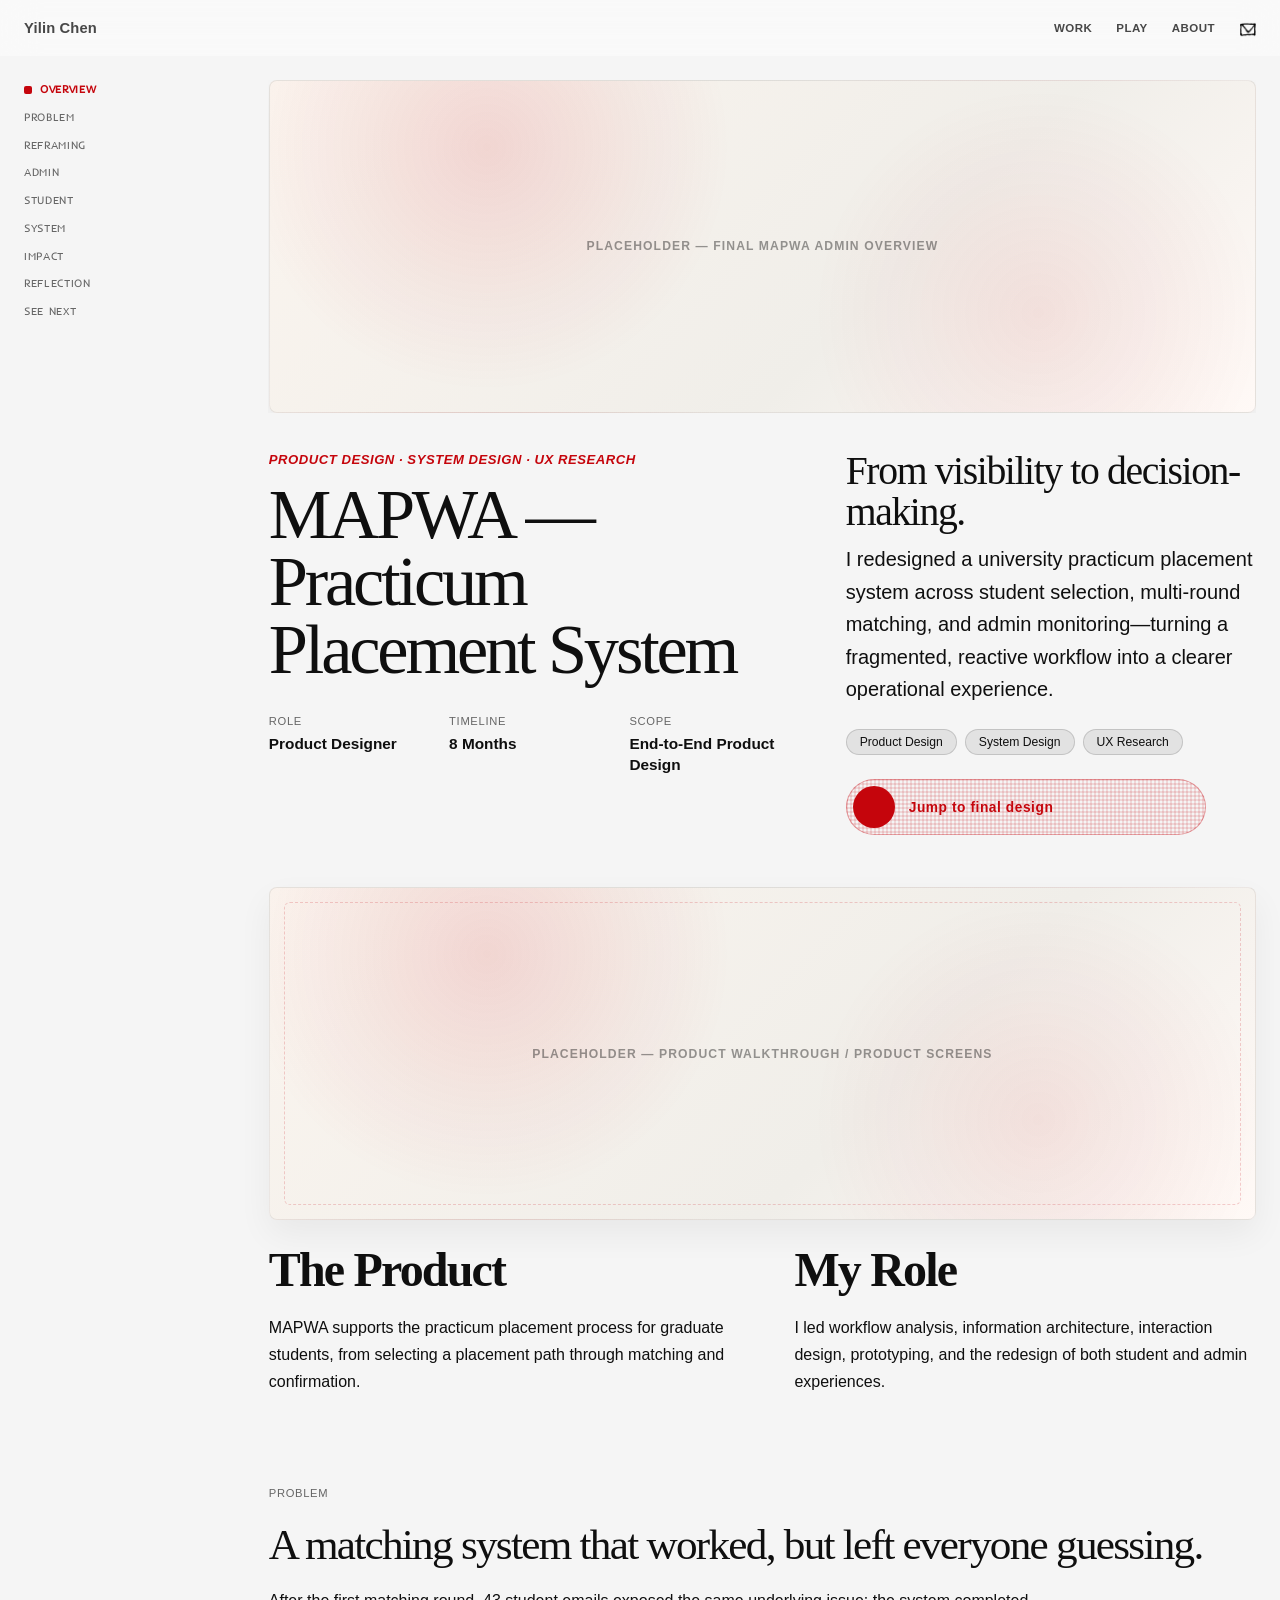
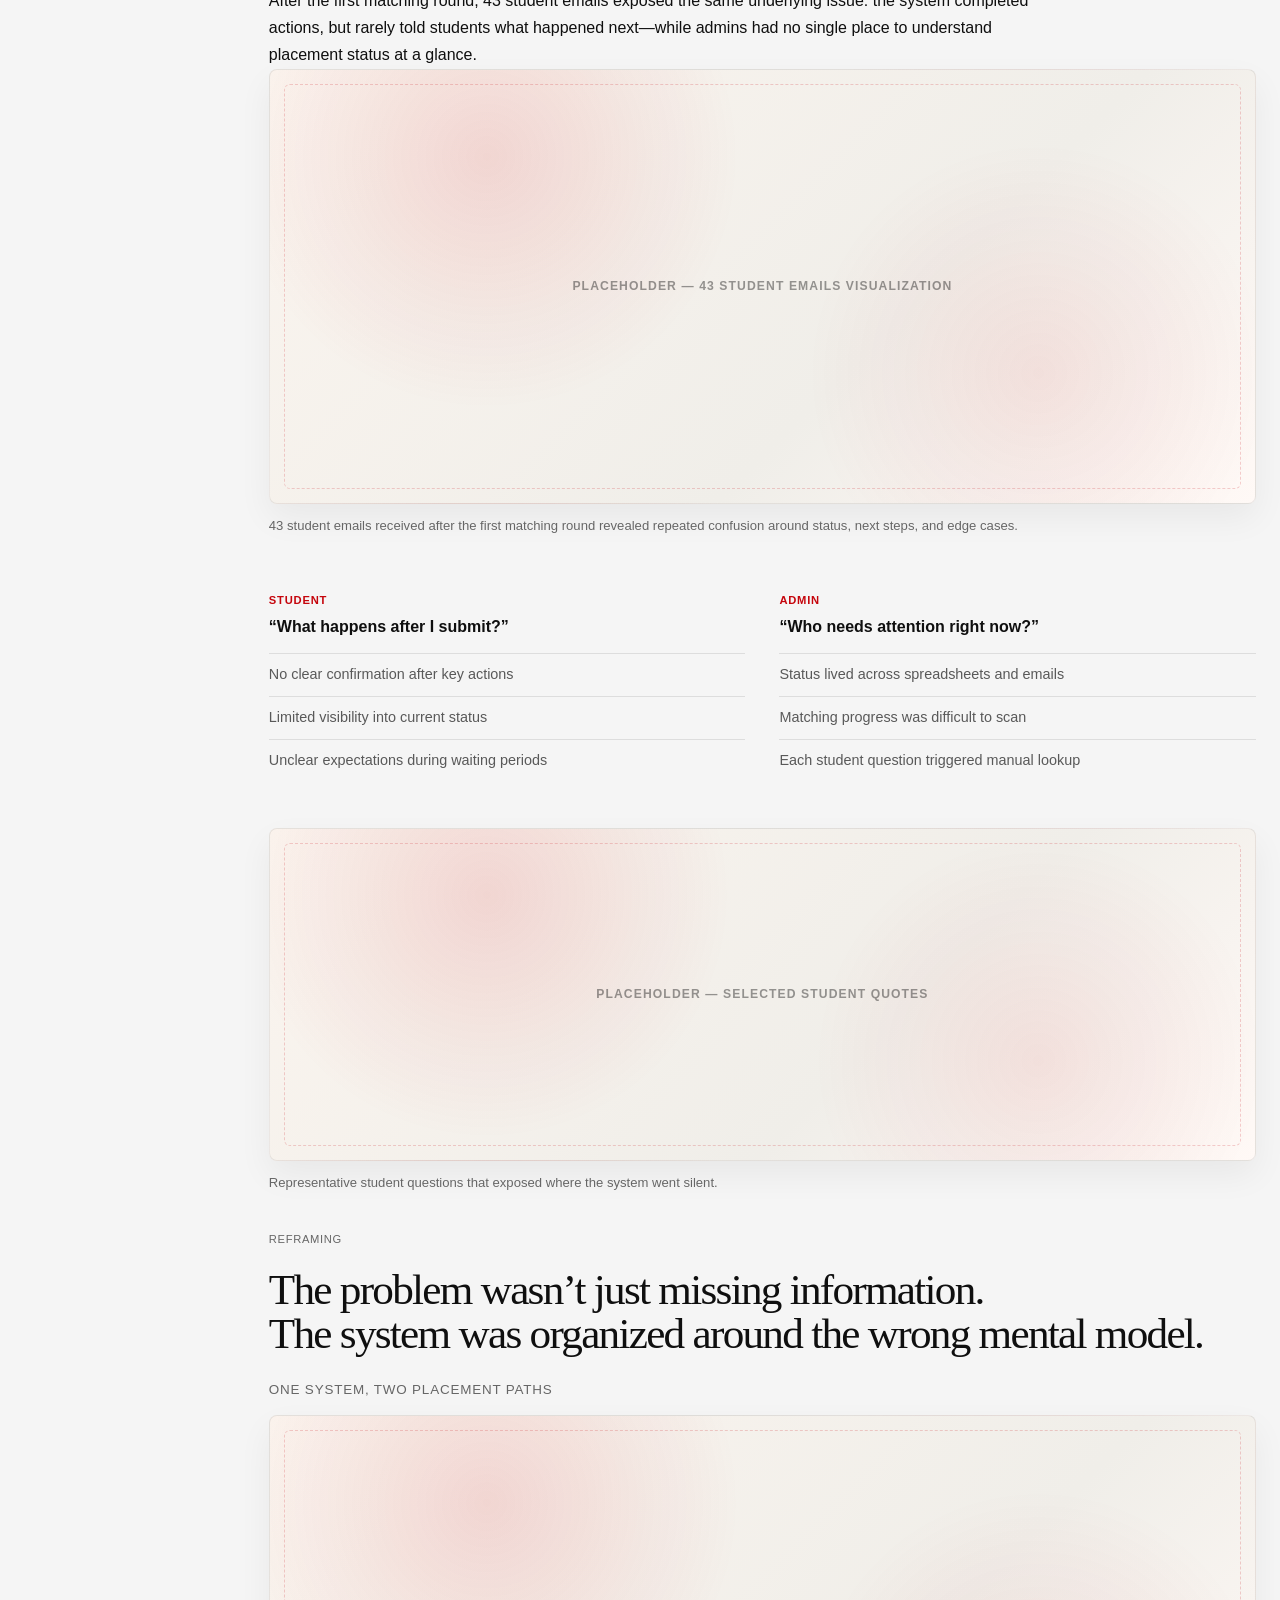
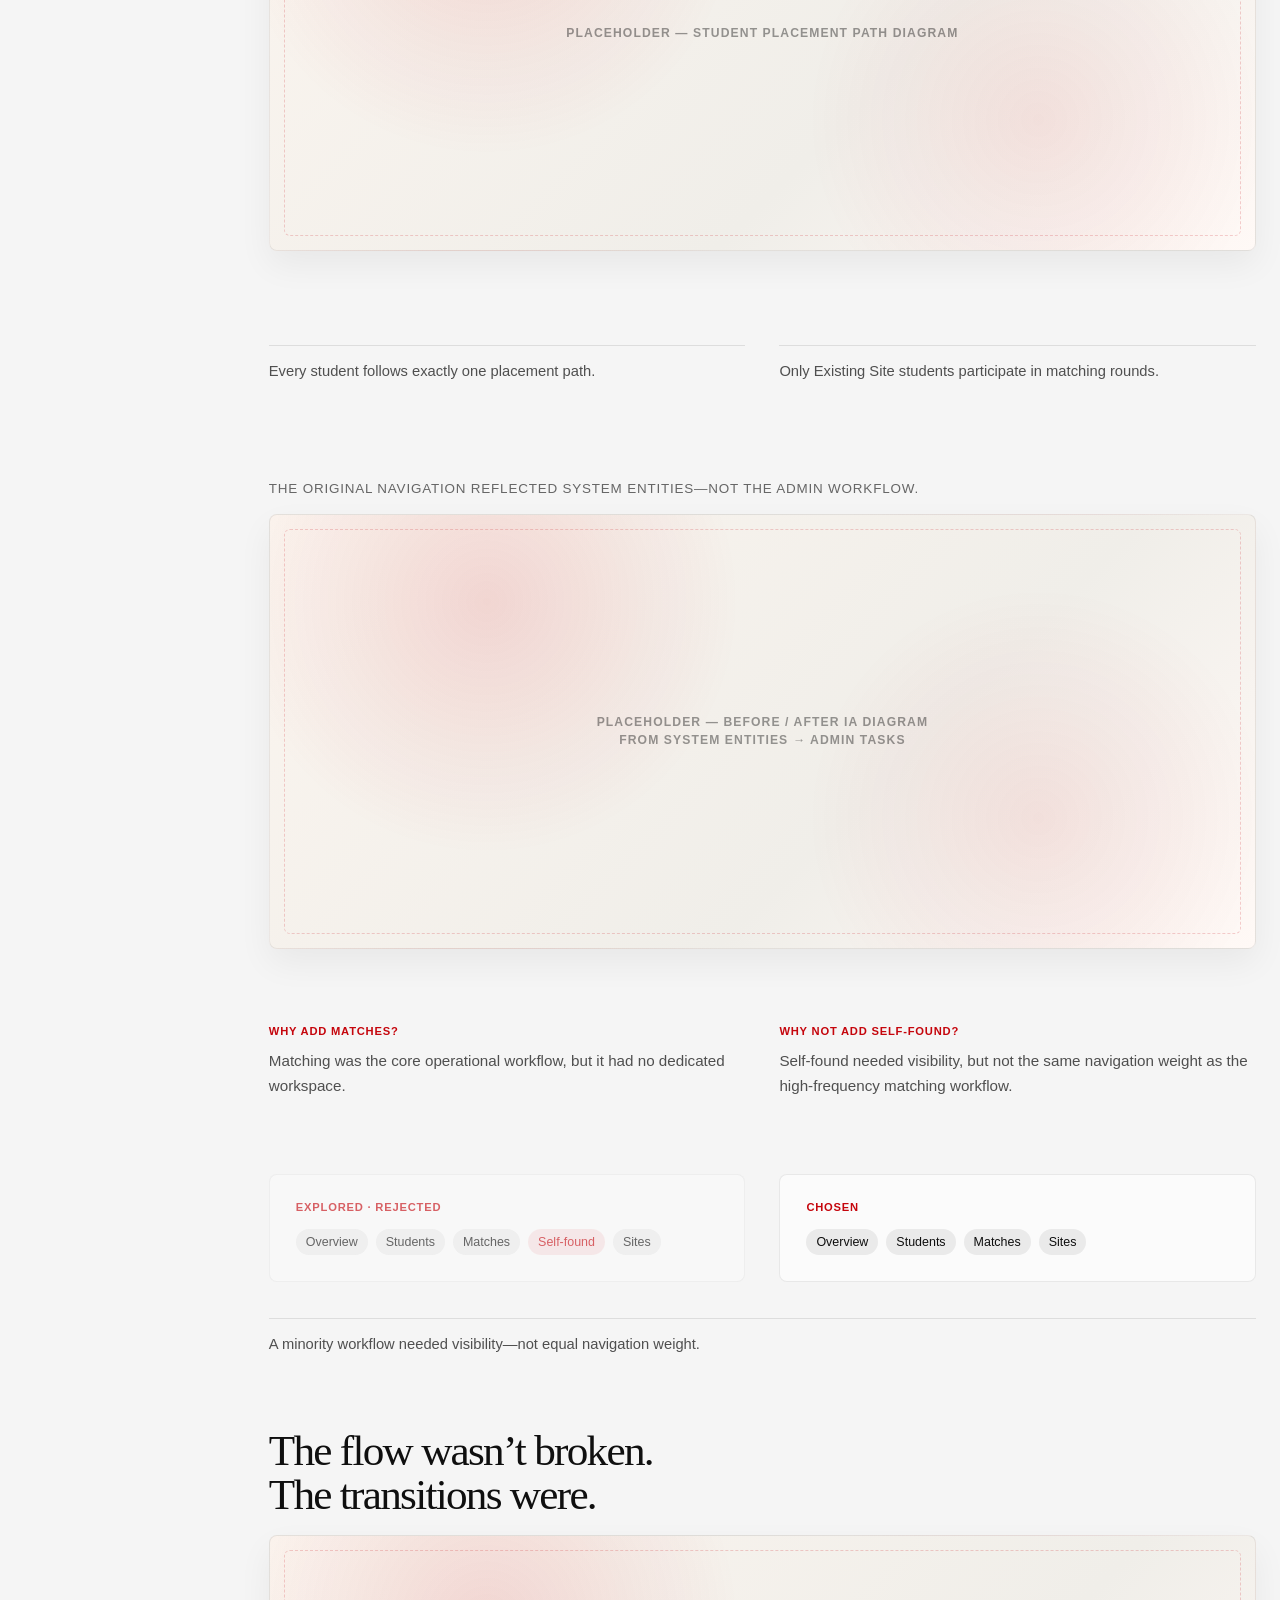
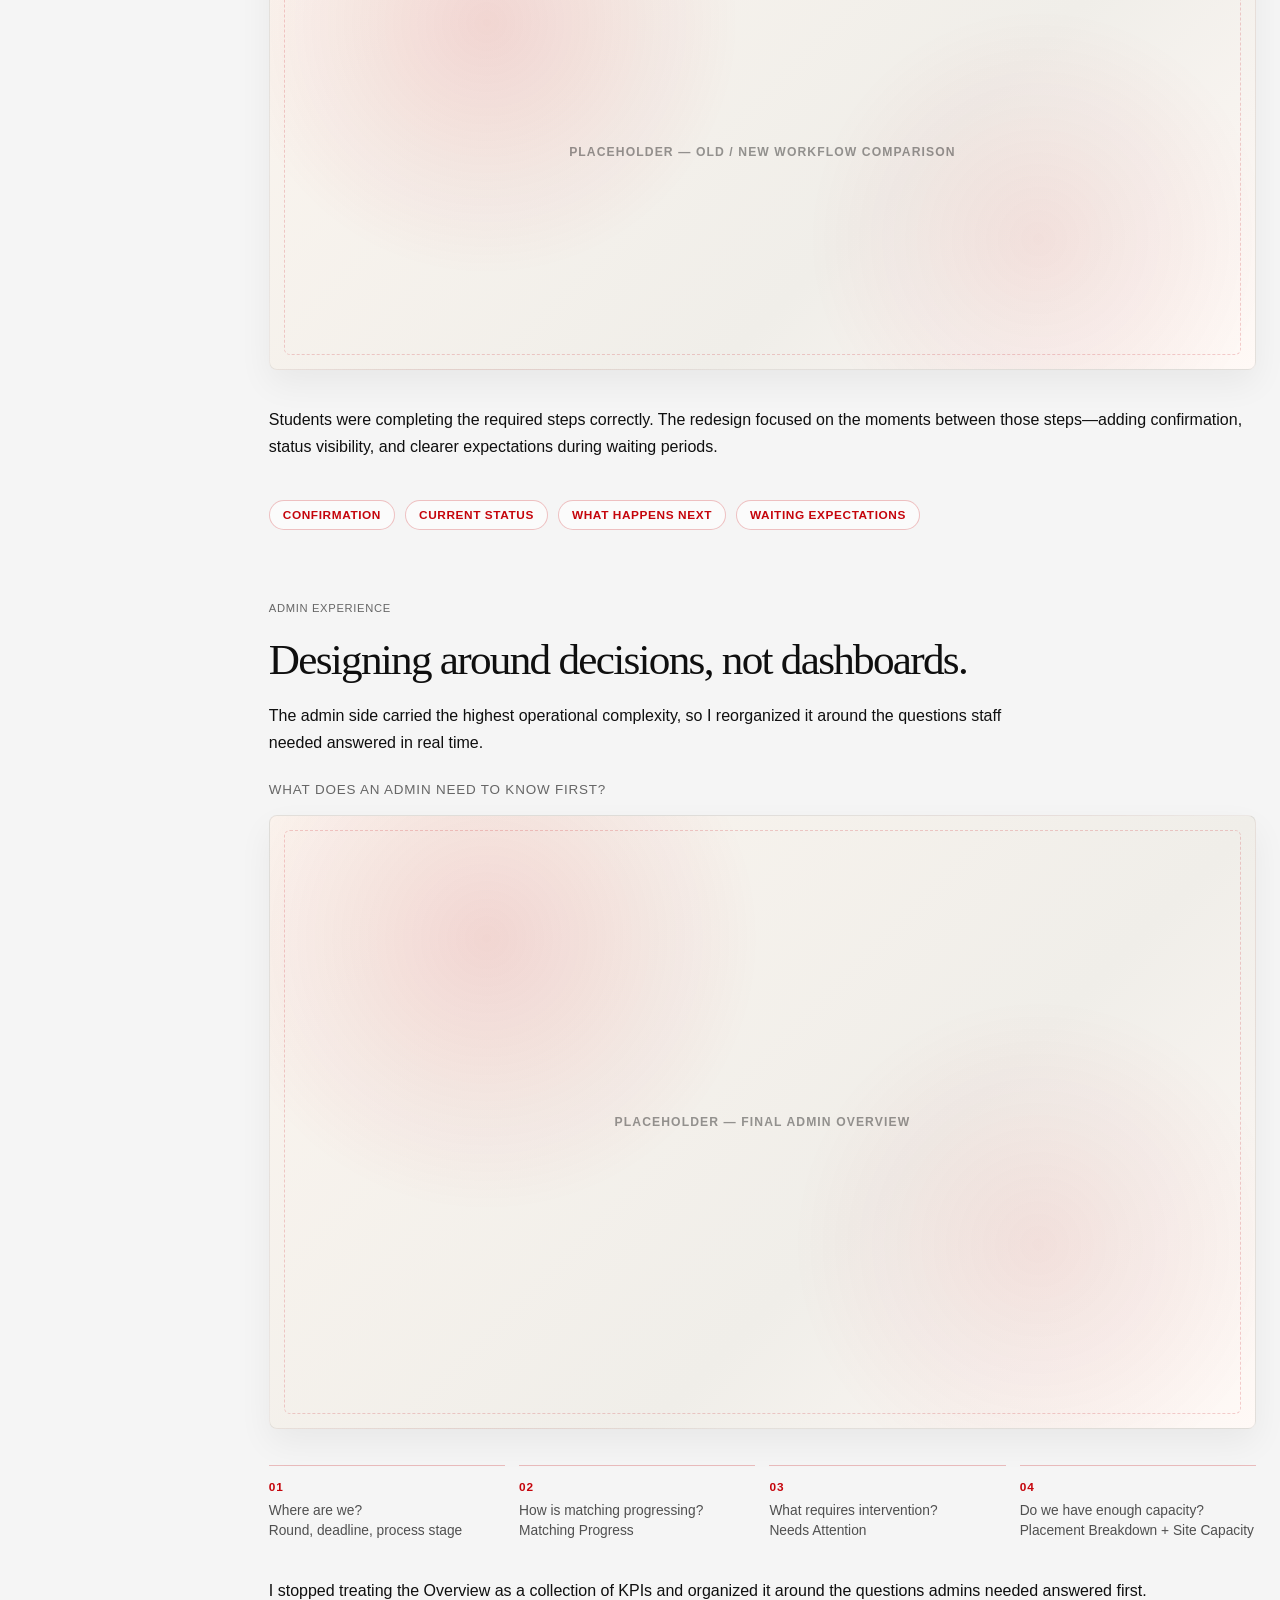
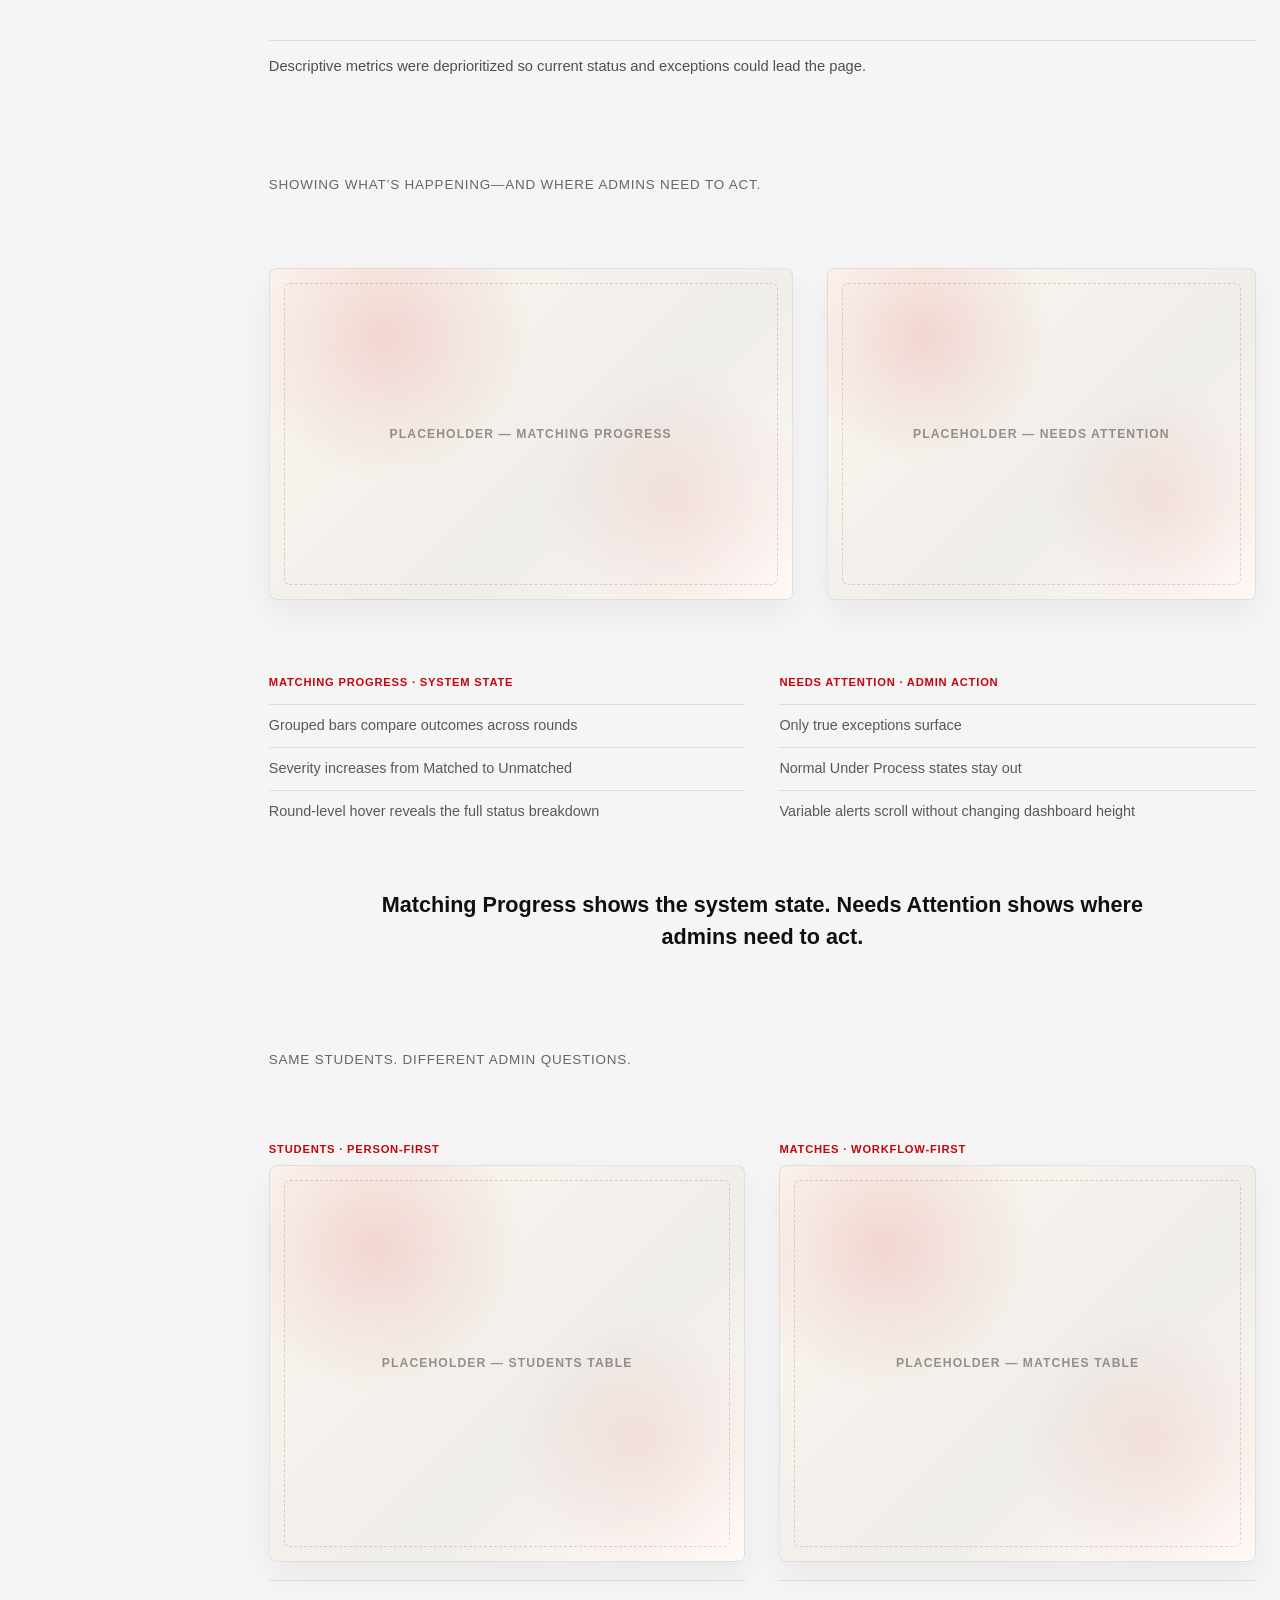
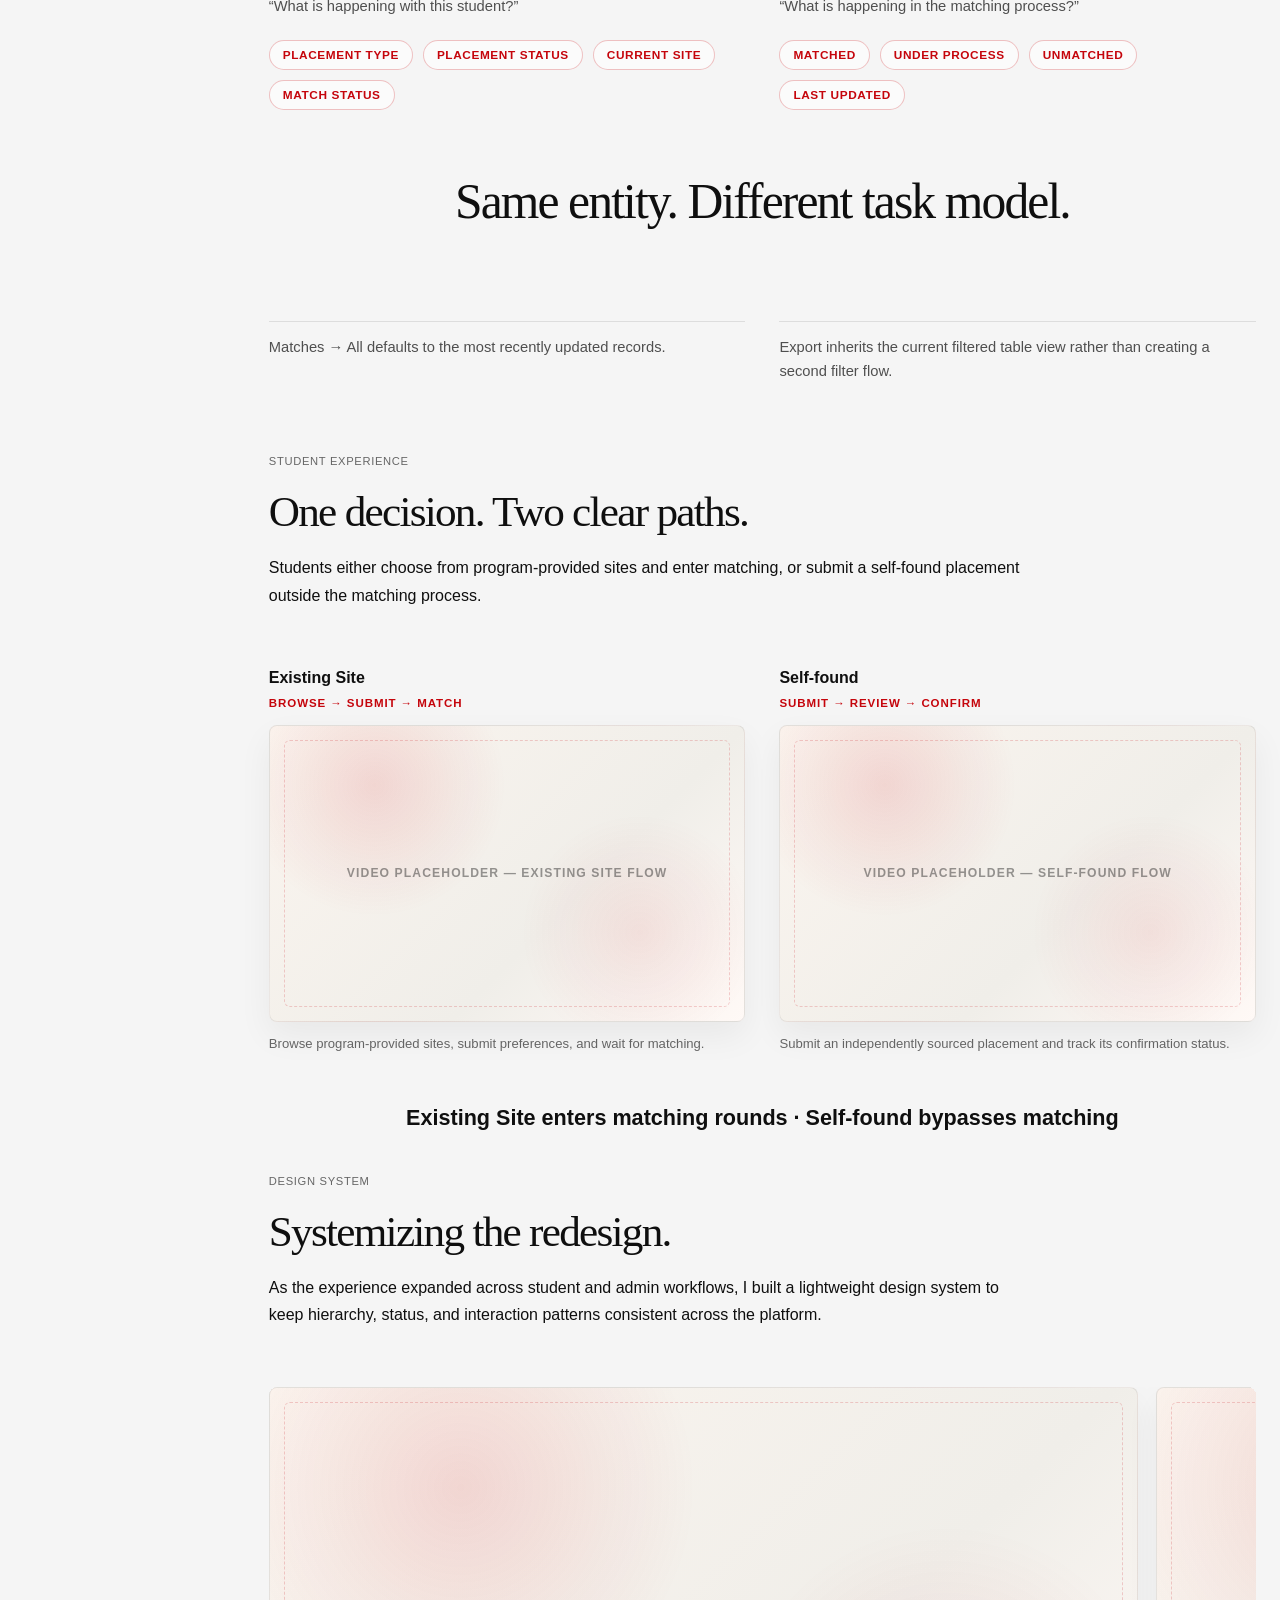
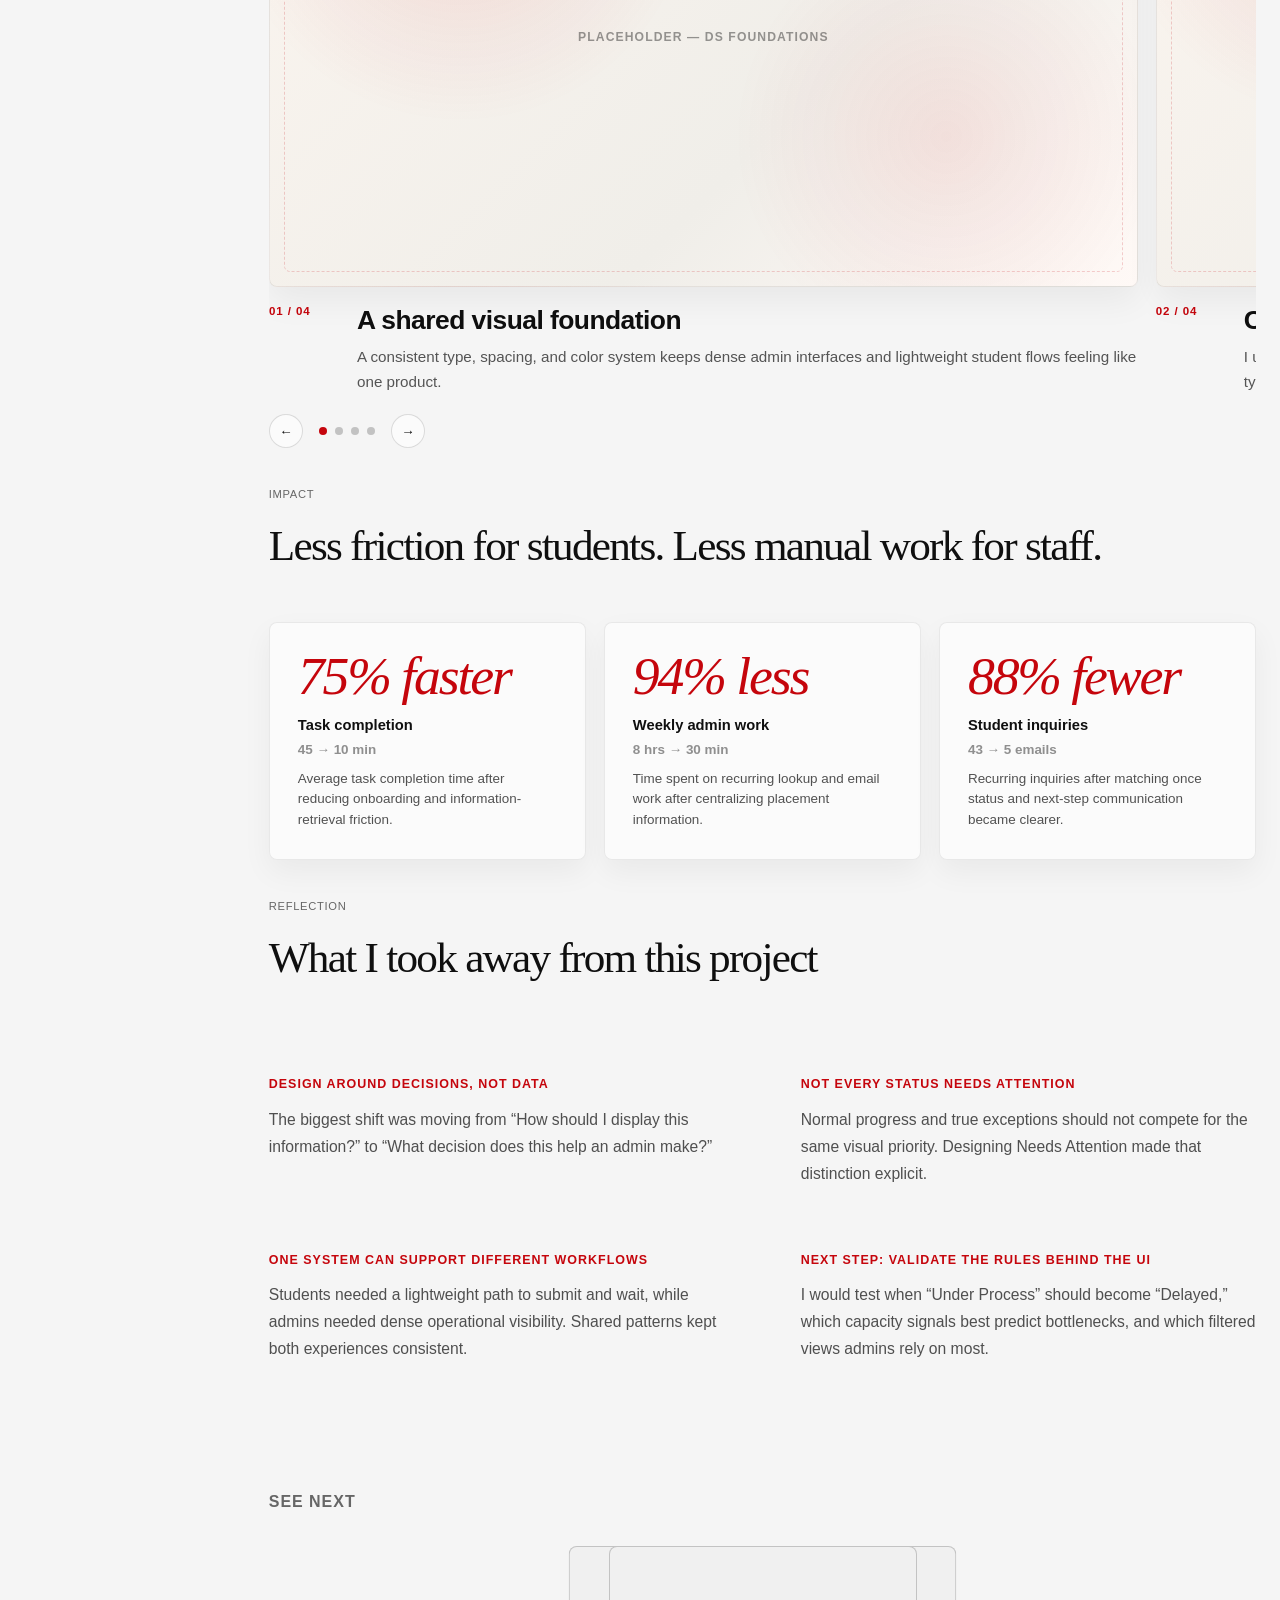
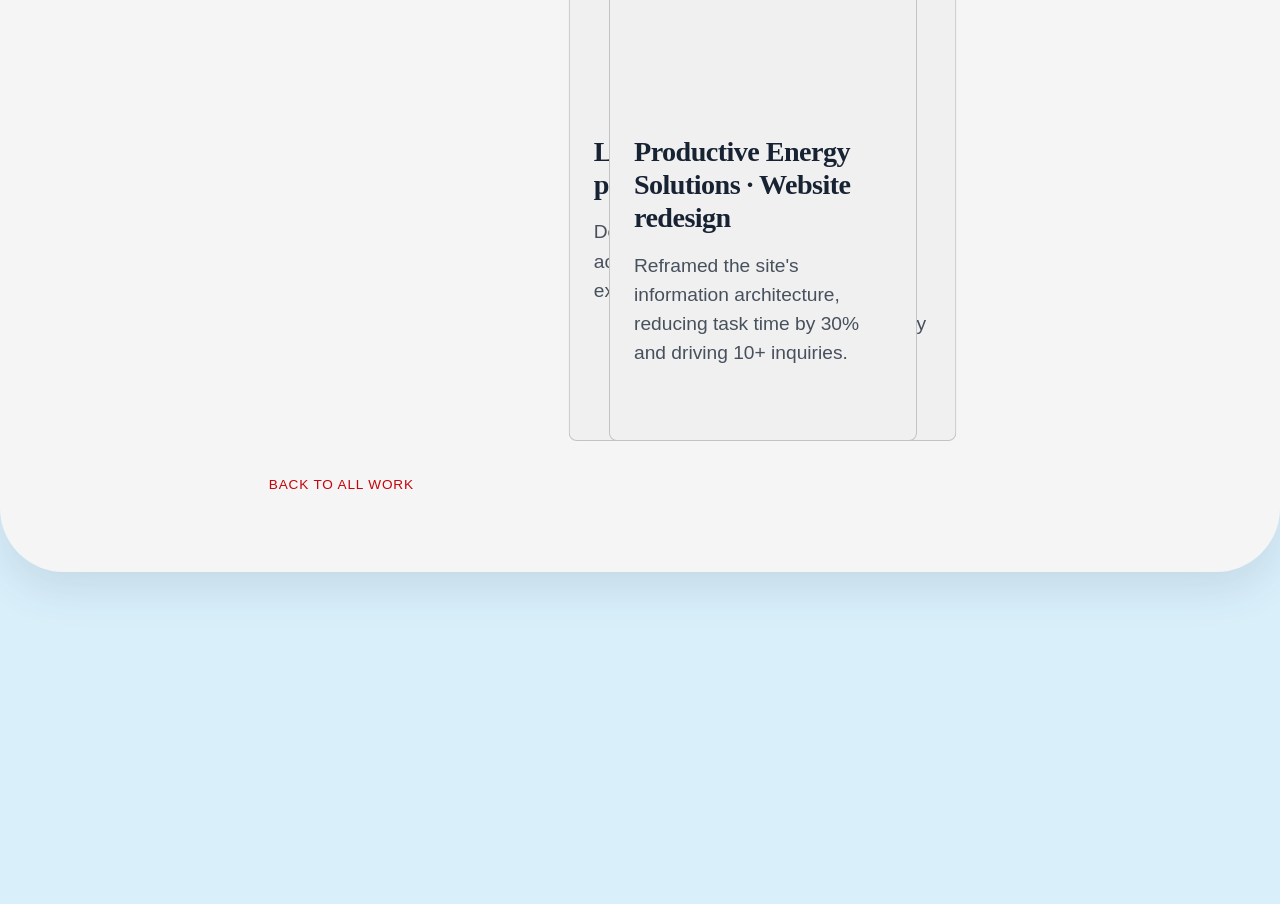
<file: mapwa-v2.html>
<!DOCTYPE html>
<html lang="en">
<head>
  <!-- Google tag (gtag.js) -->
  <script async src="https://www.googletagmanager.com/gtag/js?id=G-DXSJGCDD3M"></script>
  <script>
    window.dataLayer = window.dataLayer || [];
    function gtag(){dataLayer.push(arguments);}
    gtag('js', new Date());
    gtag('config', 'G-DXSJGCDD3M');
  </script>

  <meta charset="UTF-8">
  <meta name="viewport" content="width=device-width, initial-scale=1.0">
  <title>MAPWA V2 Case Study | Yilin Chen</title>
  <link rel="stylesheet" href="case-study-next.css?v=20260902-9">
  <link rel="preconnect" href="https://fonts.googleapis.com">
  <link rel="preconnect" href="https://fonts.gstatic.com" crossorigin>
  <link href="https://fonts.googleapis.com/css2?family=Inder&display=swap" rel="stylesheet">
  <style>
    :root {
      --page-max-width: 1380px;
      --page-gutter-x: clamp(24px, 4vw, 52px);
      --paper: #f5f5f5;
      --ink: #0f0f0f;
      --muted: #666;
      --line: rgba(15, 15, 15, 0.16);
      --accent: #c5050c;
      --serif: "Crimson Pro", Georgia, "Times New Roman", serif;
      --sans: "Satoshi", ui-sans-serif, -apple-system, BlinkMacSystemFont, "Segoe UI", sans-serif;
    }

    * {
      box-sizing: border-box;
    }

    html {
      scroll-behavior: smooth;
    }

    body {
      margin: 0;
      background: var(--paper);
      color: var(--ink);
      font-family: var(--sans);
      font-size: 16px;
      overflow-x: hidden;
    }

    a {
      color: inherit;
      text-decoration: none;
    }

    img,
    video {
      max-width: 100%;
      display: block;
    }

    .project-nav {
      position: fixed;
      inset: 0 0 auto;
      z-index: 20;
      display: flex;
      justify-content: space-between;
      align-items: center;
      width: 100%;
      margin: 0 auto;
      padding: 20px max(24px, calc((100vw - var(--page-max-width)) / 2));
      background: #fff;
      color: rgba(15, 15, 15, 0.74);
      font-size: 0.9rem;
      font-weight: 520;
      pointer-events: none;
      transition:
        background-color 260ms ease,
        box-shadow 260ms ease,
        backdrop-filter 260ms ease;
    }

    .project-nav.is-scrolled {
      background: rgba(255, 255, 255, 0.42);
      box-shadow: 0 1px 0 rgba(15, 15, 15, 0.08);
      -webkit-backdrop-filter: saturate(180%) blur(8px);
      backdrop-filter: saturate(180%) blur(18px);
    }

    .project-nav a {
      pointer-events: auto;
    }

    .project-nav__links {
      display: flex;
      gap: 22px;
    }

    .project-page {
      width: 100%;
      min-height: 100vh;
      padding-top: 80px;
    }

    .case-study-layout {
      width: 100%;
    }

    .case-study-layout__main {
      min-width: 0;
    }

    .spy-nav-slot,
    .spy-nav {
      display: none;
    }

    .page-shell {
      width: min(var(--page-max-width), 100%);
      margin: 0 auto;
      padding: 0 var(--page-gutter-x);
      min-width: 0;
    }

    .hero-section {
      padding-block: 16px 20px;
    }

    .media-card {
      width: 100%;
      max-width: 100%;
      min-height: clamp(220px, 38vw, 520px);
      border-radius: 8px;
      border: 1px solid rgba(15, 15, 15, 0.08);
      background:
        linear-gradient(135deg, rgba(197, 5, 12, 0.16), rgba(245, 245, 245, 0.2)),
        linear-gradient(90deg, rgba(255, 255, 255, 0.72) 1px, transparent 1px),
        linear-gradient(0deg, rgba(255, 255, 255, 0.72) 1px, transparent 1px),
        #ece7e2;
      background-size: auto, 72px 72px, 72px 72px;
      display: grid;
      place-items: center;
      overflow: hidden;
      color: rgba(15, 15, 15, 0.34);
      font-size: 0.85rem;
      letter-spacing: 0.06em;
      text-transform: uppercase;
    }

    .media-card--short {
      min-height: clamp(180px, 26vw, 360px);
    }

    .hero-media-before {
      clip-path: inset(100% 0 0 0);
      animation: reveal-from-bottom 1.2s cubic-bezier(0.4, 0, 0.2, 1) forwards;
    }

    @keyframes reveal-from-bottom {
      to {
        clip-path: inset(0);
      }
    }

    .hero-content {
      display: grid;
      grid-template-columns: 1fr;
      gap: 42px;
      padding: 38px 0 28px;
      opacity: 0;
      transform: translateY(28px);
      animation: fade-up 900ms cubic-bezier(0.4, 0, 0.2, 1) 520ms forwards;
    }

    @keyframes fade-up {
      to {
        opacity: 1;
        transform: translateY(0);
      }
    }

    .hero-title-group {
      display: flex;
      flex-direction: column;
      gap: 12px;
    }

    .award {
      margin: 0;
      color: var(--accent);
      font-size: 0.82rem;
      font-weight: 560;
      font-style: italic;
      letter-spacing: 0.04em;
      line-height: 1.35;
      text-transform: uppercase;
    }

    h1 {
      margin: 0;
      max-width: 760px;
      color: var(--ink);
      font-family: var(--serif);
      font-size: clamp(3rem, 8vw, 4.4rem);
      line-height: 0.96;
      font-weight: 500;
      letter-spacing: -0.045em;
      overflow-wrap: anywhere;
    }

    .hero-details {
      display: grid;
      gap: 18px;
      margin-top: 32px;
    }

    .detail-label,
    .eyebrow,
    .spy-nav__link {
      font-size: 0.7rem;
      line-height: 1.2;
      font-weight: 430;
      letter-spacing: 0.06em;
      color: var(--muted);
      text-transform: uppercase;
    }

    .detail-value {
      margin-top: 4px;
      font-size: 0.96rem;
      line-height: 1.4;
      font-weight: 560;
    }

    .hero-right {
      display: flex;
      flex-direction: column;
      align-items: flex-start;
      gap: 24px;
    }

    .hero-subtitle {
      margin: 0;
      max-width: 520px;
      font-size: clamp(1rem, 2vw, 1.25rem);
      line-height: 1.62;
      font-weight: 300;
    }

    .tag-list {
      display: flex;
      flex-wrap: wrap;
      gap: 8px;
    }

    .tag {
      border: 1px solid rgba(15, 15, 15, 0.15);
      border-radius: 999px;
      padding: 5px 13px;
      background: rgba(15, 15, 15, 0.08);
      font-size: 0.76rem;
    }

    .skip-btn {
      position: relative;
      display: inline-flex;
      align-items: center;
      gap: 14px;
      min-width: min(100%, 360px);
      min-height: 56px;
      border: 1px solid rgba(197, 5, 12, 0.35);
      border-radius: 999px;
      padding: 6px 16px 6px 62px;
      color: var(--accent);
      background:
        repeating-linear-gradient(0deg, rgba(197, 5, 12, 0.12) 0 1px, transparent 1px 3px),
        repeating-linear-gradient(90deg, rgba(197, 5, 12, 0.12) 0 1px, transparent 1px 3px);
      background-size: 4px 4px;
      font-size: 0.86rem;
      font-weight: 620;
      letter-spacing: 0.04em;
      overflow: hidden;
      cursor: pointer;
    }

    .skip-btn::before {
      content: "";
      position: absolute;
      left: 6px;
      top: 50%;
      width: 42px;
      height: 42px;
      border-radius: 50%;
      background: var(--accent);
      transform: translateY(-50%);
      transition: width 320ms cubic-bezier(0.4, 0, 0.2, 1), border-radius 320ms cubic-bezier(0.4, 0, 0.2, 1);
    }

    .skip-btn:hover::before {
      width: calc(100% - 12px);
      border-radius: 999px;
    }

    .skip-btn span {
      position: relative;
      z-index: 1;
      white-space: nowrap;
      opacity: 1;
      transition: opacity 180ms ease;
    }

    .skip-btn:hover span {
      opacity: 0;
    }

    .hero-media-after {
      margin-top: 24px;
      opacity: 0;
      animation: fade-up 700ms cubic-bezier(0.4, 0, 0.2, 1) 1600ms forwards;
    }

    .section {
      padding-block: 36px;
    }

    .section-content {
      width: 100%;
      min-width: 0;
    }

    .context-top {
      display: grid;
      grid-template-columns: 1fr;
      gap: 44px;
      margin-bottom: 56px;
    }

    .hero-context-after {
      margin-top: 24px;
      margin-bottom: 0;
    }

    .context-item,
    .feature,
    .stat-card,
    .next-card,
    .reveal {
      min-width: 0;
      opacity: 0;
      transform: translateY(30px);
      transition: opacity 760ms cubic-bezier(0.4, 0, 0.2, 1), transform 760ms cubic-bezier(0.4, 0, 0.2, 1);
    }

    .context-item.is-visible,
    .reveal.is-visible {
      opacity: 1;
      transform: translateY(0);
    }

    h2,
    h3,
    h4 {
      margin: 0;
    }

    .context-title,
    .large-heading {
      font-family: var(--serif);
      font-size: clamp(2.1rem, 4vw, 3rem);
      line-height: 1.08;
      font-weight: 600;
      letter-spacing: -0.038em;
      overflow-wrap: anywhere;
    }

    #solution .large-heading,
    #next .large-heading,
    #takeaway .large-heading,
    #learn .large-heading {
      font-weight: 500;
    }

    .body-copy {
      margin: 18px 0 0;
      font-size: 1rem;
      line-height: 1.7;
      font-weight: 300;
    }

    .accent {
      color: var(--accent);
      font-style: italic;
      font-weight: 650;
    }

    .impact-block {
      display: flex;
      flex-direction: column;
      gap: 20px;
    }

    .eyebrow {
      margin: 40px 0 22px;
    }

    .statement {
      margin: 0;
      font-size: clamp(1.5rem, 3.4vw, 2.7rem);
      line-height: 1.02;
      font-family: var(--serif);
      font-weight: 500;
      letter-spacing: -0.04em;
      overflow-wrap: anywhere;
    }

    .media-placeholder {
      width: 100%;
      max-width: 100%;
      min-height: clamp(260px, 42vw, 540px);
      border-radius: 8px;
      border: 1px solid rgba(15, 15, 15, 0.08);
      background:
        radial-gradient(circle at 50% 50%, rgba(197, 5, 12, 0.26), transparent 38%),
        linear-gradient(135deg, #f8e9ea, #f3f1ea);
      display: grid;
      place-items: center;
      color: rgba(15, 15, 15, 0.38);
      text-transform: uppercase;
      letter-spacing: 0.08em;
      font-size: 0.78rem;
    }

    .media-placeholder img,
    .media-placeholder video,
    .media-card img,
    .media-card video {
      width: 100%;
      height: 100%;
      min-height: inherit;
      display: block;
      object-fit: cover;
    }

    .media-placeholder .pes-diagram {
      object-fit: contain;
      background: rgba(255, 255, 255, 0.72);
    }

    .mapwa-image {
      min-height: 0;
      overflow: hidden;
      background: transparent;
      text-transform: none;
      letter-spacing: 0;
    }

    .mapwa-image img,
    .mapwa-image video {
      width: 100%;
      height: auto;
      min-height: 0;
      object-fit: contain;
    }

    .mapwa-image--wide img {
      width: 100%;
    }

    .mapwa-image--quotes {
      width: min(860px, 82%);
      margin: clamp(34px, 5vw, 64px) auto 0;
    }

    .pes-grid + .mapwa-image,
    .mapwa-solution-modules + .media-placeholder {
      margin-top: clamp(34px, 5vw, 64px);
    }

    .mapwa-design-system {
      display: grid;
      grid-template-columns: minmax(0, 1fr) minmax(180px, 0.54fr);
      gap: 20px;
      align-items: stretch;
      margin-top: 8px;
    }

    .mapwa-workflow-compare {
      --split: 50%;
      position: relative;
      min-height: 0;
      width: min(620px, 100%);
      aspect-ratio: 912 / 2048;
      margin: 10px auto 0;
      border-radius: 8px;
      border: 1px solid rgba(15, 15, 15, 0.08);
      overflow: hidden;
      background: #fff;
      box-shadow: 0 18px 46px rgba(15, 15, 15, 0.08);
    }

    .mapwa-workflow-compare__layer {
      position: absolute;
      inset: 0;
      display: grid;
      place-items: center;
    }

    .mapwa-workflow-compare__old {
      padding: 20px;
      background: #fff;
    }

    .mapwa-workflow-compare__old img {
      width: 100%;
      height: 100%;
      object-fit: contain;
    }

    .mapwa-workflow-compare__new {
      clip-path: inset(0 0 0 var(--split));
      background: #f6f7f9;
    }

    .mapwa-workflow-compare__new img {
      width: 100%;
      height: 100%;
      object-fit: contain;
    }

    .mapwa-workflow-compare__label {
      position: absolute;
      top: 16px;
      z-index: 3;
      padding: 7px 11px;
      border-radius: 999px;
      background: rgba(255, 255, 255, 0.86);
      color: rgba(15, 15, 15, 0.72);
      font-size: 0.68rem;
      font-weight: 720;
      letter-spacing: 0.08em;
      text-transform: uppercase;
      box-shadow: 0 10px 26px rgba(15, 15, 15, 0.08);
    }

    .mapwa-workflow-compare__label--old {
      left: 16px;
    }

    .mapwa-workflow-compare__label--new {
      right: 16px;
      color: var(--accent);
    }

    .mapwa-workflow-compare__divider {
      position: absolute;
      top: 0;
      bottom: 0;
      left: var(--split);
      z-index: 4;
      width: 2px;
      background: #fff;
      box-shadow: 0 0 0 1px rgba(15, 15, 15, 0.12);
      transform: translateX(-1px);
      pointer-events: none;
    }

    .mapwa-workflow-compare__divider::after {
      content: "";
      position: absolute;
      top: 50%;
      left: 50%;
      width: 42px;
      height: 42px;
      border-radius: 50%;
      background: #fff;
      box-shadow: 0 12px 28px rgba(15, 15, 15, 0.18);
      transform: translate(-50%, -50%);
    }

    .mapwa-workflow-compare__range {
      position: absolute;
      inset: 0;
      z-index: 5;
      width: 100%;
      height: 100%;
      opacity: 0;
      cursor: ew-resize;
    }

    .mapwa-solution-modules {
      display: grid;
      grid-template-columns: repeat(3, minmax(0, 1fr));
      gap: 20px;
      margin-top: 34px;
    }

    .mapwa-solution-module {
      min-width: 0;
      display: flex;
      flex-direction: column;
      gap: 16px;
      padding: clamp(16px, 2vw, 22px);
      border-radius: 10px;
      background: rgba(255, 255, 255, 0.66);
      box-shadow: 0 12px 30px rgba(15, 15, 15, 0.06);
    }

    .mapwa-solution-module .media-placeholder {
      min-height: clamp(190px, 22vw, 300px);
    }

    .mapwa-solution-module h3 {
      font-size: 1rem;
      line-height: 1.35;
      font-weight: 720;
    }

    .mapwa-solution-module p {
      margin: 0;
      color: rgba(15, 15, 15, 0.7);
      font-size: 0.9rem;
      line-height: 1.58;
      font-weight: 300;
    }

    .solution-features {
      display: grid;
      gap: 64px;
      margin-top: 64px;
    }

    .solution-feature {
      display: grid;
      grid-template-areas:
        "number"
        "title"
        "body";
      row-gap: 0;
      padding-top: 56px;
      border-top: 1px solid rgba(15, 15, 15, 0.08);
    }

    .solution-feature:first-child {
      padding-top: 0;
      border-top: 0;
    }

    .solution-feature__number {
      grid-area: number;
      display: block;
      margin-bottom: 36px;
      color: var(--muted);
      font-size: 0.78rem;
      font-weight: 450;
      letter-spacing: 0.08em;
      text-transform: uppercase;
    }

    .solution-feature > h3 {
      grid-area: title;
      max-width: 980px;
      margin: 0 auto 56px;
      text-align: center;
      font-family: var(--serif);
      font-size: clamp(2.1rem, 4vw, 3rem);
      line-height: 1.08;
      font-weight: 500;
      letter-spacing: -0.038em;
    }

    .title-accent {
      color: var(--accent);
      font-style: italic;
      font-weight: inherit;
    }

    .solution-feature__body {
      grid-area: body;
      display: grid;
      gap: 28px;
      align-items: center;
    }

    .solution-feature__media {
      min-width: 0;
      border-radius: 10px;
      overflow: hidden;
      background: #fff;
      box-shadow: 0 14px 34px rgba(15, 15, 15, 0.07);
    }

    .solution-feature__media img,
    .solution-feature__media video {
      width: 100%;
      height: auto;
      display: block;
    }

    .solution-feature__placeholder {
      display: grid;
      min-height: clamp(260px, 32vw, 420px);
      place-items: center;
      padding: 28px;
      background:
        radial-gradient(circle at 50% 38%, rgba(197, 5, 12, 0.2), transparent 34%),
        #f8f3ed;
      color: var(--accent);
      font-size: 0.78rem;
      font-weight: 700;
      letter-spacing: 0.08em;
      text-align: center;
      text-transform: uppercase;
    }

    .solution-feature__media--framed-video {
      position: relative;
      display: grid;
      place-items: center;
      aspect-ratio: 2045 / 1119;
      background: url("mapwa-assets/solution-video-background.png") center / cover no-repeat;
    }

    .solution-feature__media--framed-video video {
      position: absolute;
      top: 50%;
      left: 50%;
      width: min(88%, 720px);
      border-radius: 14px;
      box-shadow: 0 22px 46px rgba(78, 0, 0, 0.24);
      background: #fff;
      transform: translate(-50%, -50%);
    }

    .solution-feature__copy {
      min-width: 0;
    }

    .solution-feature__copy p {
      margin: 20px 0 0;
      color: rgba(15, 15, 15, 0.72);
      font-size: 1rem;
      line-height: 1.72;
      font-weight: 300;
    }

    .solution-feature__points {
      display: grid;
      gap: 12px;
      margin: 26px 0 0;
      padding: 0;
      list-style: none;
    }

    .solution-feature__points li {
      padding-top: 12px;
      border-top: 1px solid rgba(15, 15, 15, 0.1);
      color: rgba(15, 15, 15, 0.68);
      font-size: 0.88rem;
      line-height: 1.5;
      font-weight: 350;
    }

    .story-text {
      max-width: min(48rem, 100%);
      margin: 0 0 36px;
      font-size: 1rem;
      line-height: 1.68;
      font-weight: 300;
    }

    .story-text--right {
      margin-left: auto;
      text-align: right;
    }

    .stat-grid {
      display: grid;
      grid-template-columns: 1fr;
      gap: 28px;
      margin: 34px 0;
    }

    .stat-card {
      display: grid;
      grid-template-columns: 1fr;
      gap: 20px;
      align-items: center;
      border-top: 1px solid var(--line);
      padding-top: 28px;
    }

    .stat-media {
      width: 100%;
      max-width: 100%;
      min-height: 220px;
      border-radius: 8px;
      background: linear-gradient(135deg, #eee2dc, #f8f4ef);
      display: grid;
      place-items: center;
      color: rgba(15, 15, 15, 0.36);
      font-size: 0.78rem;
      text-transform: uppercase;
      letter-spacing: 0.08em;
    }

    .stat-lead {
      margin: 0 0 8px;
      font-size: 1rem;
      font-weight: 300;
    }

    .stat-metric {
      display: block;
      color: var(--accent);
      font-family: var(--serif);
      font-size: clamp(4rem, 12vw, 9rem);
      line-height: 0.86;
      letter-spacing: -0.045em;
      font-style: italic;
      overflow-wrap: anywhere;
    }

    .solution-overview {
      display: flex;
      flex-direction: column;
      gap: 24px;
      margin-bottom: 64px;
    }

    .flower-grid {
      display: grid;
      grid-template-columns: repeat(3, minmax(0, 1fr));
      gap: 18px;
      margin-top: 18px;
    }

    .flower {
      aspect-ratio: 1;
      border-radius: 8px;
      background:
        radial-gradient(circle at 50% 44%, rgba(197, 5, 12, 0.32), transparent 28%),
        radial-gradient(circle at 36% 58%, rgba(77, 112, 79, 0.2), transparent 26%),
        #f8f3ed;
      transition: transform 650ms cubic-bezier(0.4, 0, 0.2, 1);
    }

    .flower:hover {
      transform: rotate(18deg) scale(1.02);
    }

    .feature {
      display: grid;
      gap: 18px;
      margin: 0 0 72px;
    }

    .feature-title {
      margin: 26px 0 0;
      font-size: 0.84rem;
      font-weight: 430;
      color: var(--muted);
      letter-spacing: 0.06em;
      text-transform: uppercase;
    }

    .feature-media {
      display: grid;
      grid-template-columns: 1fr;
      gap: 34px;
      align-items: center;
      margin-top: 12px;
    }

    .feature-video {
      width: 100%;
      max-width: 100%;
      min-height: clamp(260px, 42vw, 560px);
      border-radius: 8px;
      background:
        radial-gradient(circle at 50% 50%, rgba(197, 5, 12, 0.38), transparent 44%),
        #f2eee7;
      display: grid;
      place-items: center;
      color: rgba(15, 15, 15, 0.36);
      font-size: 0.78rem;
      letter-spacing: 0.08em;
      text-transform: uppercase;
    }

    .feature-caption,
    .next-description {
      margin: 0;
      font-size: 1rem;
      line-height: 1.66;
      font-weight: 300;
    }

    .two-card-grid {
      display: grid;
      grid-template-columns: 1fr;
      gap: 28px;
      margin-bottom: 72px;
    }

    .next-card {
      border: 1px solid rgba(15, 15, 15, 0.2);
      border-radius: 8px;
      overflow: hidden;
      background: #f0f0f0;
    }

    .next-card__image {
      min-height: clamp(180px, 24vw, 320px);
      background: linear-gradient(135deg, #e9edf1, #fbfbf7);
    }

    .next-card__body {
      padding: clamp(22px, 3vw, 34px);
    }

    .next-card h4 {
      font-size: clamp(1.35rem, 2.4vw, 2rem);
      line-height: 1.24;
      letter-spacing: -0.035em;
      overflow-wrap: anywhere;
    }

    .next-card p {
      margin: 12px 0 0;
      font-size: 0.9rem;
      line-height: 1.58;
      font-weight: 300;
    }

    .footer-link {
      display: inline-flex;
      margin: 36px 0 80px;
      color: var(--accent);
      font-size: 0.85rem;
      letter-spacing: 0.06em;
      text-transform: uppercase;
    }

    .pes-grid {
      display: grid;
      grid-template-columns: repeat(3, minmax(0, 1fr));
      gap: 20px;
      margin-top: 34px;
    }

    .pes-grid--two {
      grid-template-columns: repeat(2, minmax(0, 1fr));
    }

    .pes-card {
      min-width: 0;
      padding: clamp(22px, 3vw, 30px);
      border-radius: 8px;
      background: rgba(255, 255, 255, 0.64);
      box-shadow: 0 12px 30px rgba(15, 15, 15, 0.06);
    }

    .pes-card h3 {
      margin: 0;
      color: var(--ink);
      font-size: 1rem;
      line-height: 1.35;
      font-weight: 720;
    }

    .pes-card p,
    .pes-card li {
      color: rgba(15, 15, 15, 0.72);
      font-size: 0.9rem;
      line-height: 1.58;
      font-weight: 300;
    }

    .pes-card p {
      margin: 11px 0 0;
    }

    .pes-list {
      margin: 18px 0 0;
      padding: 0;
      list-style: none;
    }

    .pes-list li {
      padding: 11px 0;
      border-top: 1px solid rgba(15, 15, 15, 0.1);
    }

    .pes-list li:first-child {
      border-top: 0;
    }

    .pes-card-label {
      margin: 0 0 10px !important;
      color: var(--muted) !important;
      font-size: 0.7rem !important;
      font-weight: 650 !important;
      letter-spacing: 0.06em;
      text-transform: uppercase;
    }

    .pes-card-label--red {
      color: var(--accent) !important;
    }

    .pes-card-label--green {
      color: #2a7a3b !important;
    }

    .pes-card--rejected {
      opacity: 0.5;
    }

    .pes-media-pair {
      display: grid;
      grid-template-columns: repeat(2, minmax(0, 1fr));
      gap: 24px;
      margin-top: 34px;
    }

    .pes-media-pair .media-placeholder {
      min-height: 280px;
      margin-top: 14px;
    }

    .pes-pill {
      display: inline-flex;
      padding: 3px 10px;
      border-radius: 999px;
      background: #fbe8e9;
      color: var(--accent);
      font-size: 0.7rem;
      font-weight: 700;
      letter-spacing: 0.05em;
      text-transform: uppercase;
    }

    .pes-pill--after {
      background: #eaf6ed;
      color: #2a7a3b;
    }

    .pes-caption {
      margin: 10px 0 0;
      color: var(--muted);
      font-size: 0.82rem;
      line-height: 1.5;
      font-weight: 300;
    }

    .pes-stat-grid {
      display: grid;
      grid-template-columns: repeat(3, minmax(0, 1fr));
      gap: 20px;
      margin-top: 34px;
    }

    .pes-stat {
      padding: clamp(22px, 3vw, 30px);
      border-radius: 8px;
      background: #fbe8e9;
    }

    .pes-stat strong {
      display: block;
      font-family: var(--serif);
      font-size: clamp(2.2rem, 4vw, 3.5rem);
      line-height: 1;
      font-weight: 500;
    }

    .pes-stat span {
      display: block;
      margin-top: 13px;
      font-size: 0.88rem;
      line-height: 1.5;
      font-weight: 300;
    }

    .pes-stat strong .mapwa-before {
      display: inline;
      margin: 0;
      color: var(--muted);
      font-size: 0.68em;
      font-weight: 400;
    }

    .pes-reflection {
      max-width: 720px;
      line-height: 1.85;
    }

    @media (min-width: 768px) {
      .hero-content {
        grid-template-columns: 1.25fr 1fr;
        gap: 64px;
      }

      .hero-details {
        grid-template-columns: repeat(3, minmax(0, 1fr));
        gap: 28px;
      }

      .context-top {
        grid-template-columns: repeat(2, minmax(0, 1fr));
        gap: 64px;
      }

      .stat-card {
        grid-template-columns: 1fr 1fr;
        gap: 40px;
      }

      .stat-card:nth-child(even) .stat-media {
        order: 2;
      }

      .feature-media {
        grid-template-columns: minmax(0, 1.25fr) minmax(240px, 0.75fr);
      }

      .two-card-grid {
        grid-template-columns: repeat(2, minmax(0, 1fr));
      }

      .solution-feature__body {
        grid-template-columns: minmax(0, 1.45fr) minmax(260px, 0.65fr);
        gap: 42px;
      }
    }

    @media (min-width: 1024px) {
      .case-study-layout {
        display: grid;
        grid-template-columns: 10.5rem minmax(0, 1fr);
        gap: clamp(4rem, 6vw, 6rem);
        width: min(var(--page-max-width), calc(100% - 48px));
        margin: 0 auto;
        padding: 0;
        align-items: start;
      }

      .page-shell {
        width: 100%;
        padding: 0;
      }

      .spy-nav-slot {
        display: block;
        position: sticky;
        top: 80px;
        align-self: start;
        padding-top: 0;
      }

      .spy-nav {
        display: block;
      }

      .spy-nav__list {
        list-style: none;
        margin: 0;
        padding: 0;
        display: flex;
        flex-direction: column;
        gap: 8px;
      }

      .spy-nav__item {
        opacity: 0;
        transform: translateY(8px);
        animation: nav-in 650ms cubic-bezier(0.4, 0, 0.2, 1) forwards;
        animation-delay: calc(0.2s + var(--i) * 0.07s);
      }

      @keyframes nav-in {
        to {
          opacity: 1;
          transform: translateY(0);
        }
      }

      .spy-nav__link {
        width: 100%;
        border: 0;
        padding: 3px 0;
        background: transparent;
        display: inline-flex;
        align-items: center;
        text-align: left;
        font-family: "Inder", var(--sans);
        cursor: pointer;
        transition: color 180ms ease, font-weight 180ms ease;
      }

      .spy-nav__dot {
        display: block;
        width: 8px;
        height: 8px;
        max-width: 0;
        margin-right: 0;
        border-radius: 2px;
        background: currentColor;
        opacity: 0;
        transition: opacity 180ms ease, max-width 180ms ease, margin-right 180ms ease;
      }

      .spy-nav__link.is-active {
        color: var(--accent);
        font-weight: 760;
      }

      .spy-nav__link.is-active .spy-nav__dot {
        max-width: 8px;
        margin-right: 8px;
        opacity: 1;
      }

      .hero-section,
      .section {
        padding-left: 0;
        padding-right: 0;
      }
    }

    @media (max-width: 760px) {
      :root {
        --page-gutter-x: clamp(22px, 7vw, 34px);
      }

      .project-nav {
        width: 100%;
        padding: 18px;
        font-size: 0.86rem;
      }

      .project-nav__links {
        gap: 14px;
      }

      .project-page {
        padding-top: 72px;
      }

      .hero-section {
        padding-top: 8px;
        padding-bottom: 30px;
      }

      .hero-content {
        gap: 30px;
        padding: 30px 0 34px;
      }

      h1 {
        max-width: 100%;
        font-size: clamp(2.7rem, 15vw, 4.4rem);
        line-height: 0.98;
        letter-spacing: -0.035em;
      }

      .hero-details {
        margin-top: 28px;
      }

      .hero-subtitle {
        font-size: 1rem;
        line-height: 1.6;
      }

      .media-card {
        min-height: clamp(190px, 62vw, 320px);
        background-size: auto, 44px 44px, 44px 44px;
      }

      .media-card--short {
        min-height: clamp(170px, 54vw, 280px);
      }

      .section {
        padding-block: 44px;
      }

      .context-top {
        gap: 36px;
        margin-bottom: 58px;
      }

      .context-title,
      .large-heading {
        font-size: clamp(2rem, 10.5vw, 2.85rem);
        line-height: 1.04;
        letter-spacing: -0.03em;
      }

      .body-copy,
      .story-text,
      .feature-caption,
      .next-description {
        font-size: 0.98rem;
        line-height: 1.72;
      }

      .eyebrow {
        margin: 34px 0 20px;
      }

      .statement {
        font-size: clamp(2.05rem, 10.8vw, 2.95rem);
        line-height: 1.04;
        letter-spacing: -0.03em;
      }

      .story-text--right {
        margin-left: 0;
        text-align: left;
      }

      .media-placeholder,
      .feature-video {
        min-height: clamp(210px, 62vw, 320px);
      }

      .stat-grid {
        gap: 34px;
        margin: 38px 0;
      }

      .stat-card {
        gap: 22px;
        padding-top: 30px;
      }

      .stat-media {
        min-height: clamp(180px, 56vw, 260px);
      }

      .stat-metric {
        font-size: clamp(4rem, 22vw, 6.25rem);
        line-height: 0.92;
        letter-spacing: -0.03em;
      }

      .solution-overview {
        margin-bottom: 56px;
      }

      .feature {
        margin-bottom: 60px;
      }

      .two-card-grid {
        gap: 20px;
      }

      .next-card__image {
        min-height: clamp(160px, 48vw, 230px);
      }

      .next-card h4 {
        font-size: 1.5rem;
      }

      .pes-grid,
      .pes-grid--two,
      .pes-media-pair,
      .mapwa-design-system,
      .mapwa-solution-modules,
      .solution-feature__body,
      .pes-stat-grid {
        grid-template-columns: 1fr;
      }

      .mapwa-workflow-compare {
        width: min(360px, 100%);
      }

      .flower-grid {
        grid-template-columns: repeat(2, minmax(0, 1fr));
      }
    }
  

    /* MAPWA V2 page-specific extensions */
    .mapwa-v2 .hero-section {
      padding-bottom: 52px;
    }

    .mapwa-v2 .hero-subtitle strong {
      display: block;
      margin-bottom: 10px;
      color: var(--ink);
      font-family: var(--serif);
      font-size: clamp(1.7rem, 3.1vw, 2.55rem);
      line-height: 1.04;
      font-weight: 500;
      letter-spacing: -0.035em;
    }

    .v2-placeholder {
      position: relative;
      display: grid;
      place-items: center;
      width: 100%;
      min-height: clamp(260px, 40vw, 540px);
      padding: clamp(22px, 4vw, 44px);
      border: 1px solid rgba(15, 15, 15, 0.08);
      border-radius: 8px;
      overflow: hidden;
      background:
        radial-gradient(circle at 22% 20%, rgba(197, 5, 12, 0.12), transparent 30%),
        radial-gradient(circle at 78% 70%, rgba(197, 5, 12, 0.08), transparent 28%),
        linear-gradient(135deg, #fbf5ef, #f0eee9 62%, #fff9f6);
      box-shadow: 0 14px 34px rgba(15, 15, 15, 0.055);
      color: rgba(15, 15, 15, 0.42);
      font-size: 0.76rem;
      font-weight: 760;
      letter-spacing: 0.09em;
      line-height: 1.5;
      text-align: center;
      text-transform: uppercase;
    }

    .v2-placeholder::before {
      content: "";
      position: absolute;
      inset: 14px;
      border: 1px dashed rgba(197, 5, 12, 0.18);
      border-radius: 6px;
      pointer-events: none;
    }

    .v2-placeholder span {
      position: relative;
      z-index: 1;
      max-width: 34rem;
    }


    .v2-hero-placeholder {
      background:
        radial-gradient(circle at 22% 20%, rgba(197, 5, 12, 0.12), transparent 30%),
        radial-gradient(circle at 78% 70%, rgba(197, 5, 12, 0.08), transparent 28%),
        linear-gradient(135deg, #fbf5ef, #f0eee9 62%, #fff9f6);
      box-shadow: 0 14px 34px rgba(15, 15, 15, 0.055);
      color: rgba(15, 15, 15, 0.42);
      font-size: 0.76rem;
      font-weight: 760;
      letter-spacing: 0.09em;
      line-height: 1.5;
      text-align: center;
      text-transform: uppercase;
    }

    .v2-hero-placeholder::before {
      content: "";
      position: absolute;
      inset: 14px;
      border: 1px dashed rgba(197, 5, 12, 0.18);
      border-radius: 6px;
      pointer-events: none;
    }

    .v2-hero-placeholder span {
      position: relative;
      z-index: 1;
      max-width: 34rem;
    }

    .v2-placeholder--hero {
      min-height: clamp(260px, 38vw, 520px);
    }

    .v2-placeholder--short {
      min-height: clamp(190px, 26vw, 340px);
    }

    .v2-placeholder--diagram {
      min-height: clamp(260px, 34vw, 470px);
    }

    .v2-placeholder--dashboard {
      min-height: clamp(340px, 48vw, 640px);
    }

    .v2-placeholder--table {
      min-height: clamp(260px, 31vw, 410px);
    }

    .v2-placeholder--video {
      aspect-ratio: 16 / 10;
      min-height: 0;
    }

    .v2-placeholder--carousel {
      min-height: clamp(300px, 42vw, 500px);
    }

    .v2-caption {
      margin: 12px 0 0;
      color: var(--muted);
      font-size: 0.82rem;
      line-height: 1.52;
      font-weight: 300;
    }

    .v2-section-intro {
      max-width: 760px;
      margin-top: 20px;
    }

    .v2-tight-copy {
      margin: 12px 0 0;
      color: rgba(15, 15, 15, 0.72);
      font-size: 0.95rem;
      line-height: 1.62;
      font-weight: 300;
    }

    .v2-two-col,
    .v2-three-col,
    .v2-four-col,
    .v2-balanced,
    .v2-student-paths,
    .v2-reflection-grid,
    .v2-admin-split,
    .v2-reasoning-grid,
    .v2-tradeoff-grid,
    .v2-person-workflow {
      display: grid;
      gap: clamp(22px, 3vw, 34px);
      margin-top: clamp(28px, 4.6vw, 58px);
    }

    .v2-two-col,
    .v2-balanced,
    .v2-student-paths,
    .v2-reasoning-grid,
    .v2-tradeoff-grid,
    .v2-person-workflow {
      grid-template-columns: repeat(2, minmax(0, 1fr));
    }

    .v2-admin-split {
      grid-template-columns: minmax(0, 1.22fr) minmax(0, 1fr);
      align-items: stretch;
    }

    .v2-three-col {
      grid-template-columns: repeat(3, minmax(0, 1fr));
    }

    .v2-four-col {
      grid-template-columns: repeat(4, minmax(0, 1fr));
    }

    .v2-module {
      min-width: 0;
    }

    .v2-module h3,
    .v2-module h4,
    .v2-student-card h3 {
      margin: 0;
      font-size: 1rem;
      line-height: 1.36;
      font-weight: 760;
    }

    .v2-module-label {
      display: block;
      margin: 0 0 10px;
      color: var(--accent);
      font-size: 0.7rem;
      font-weight: 740;
      letter-spacing: 0.07em;
      text-transform: uppercase;
    }

    .v2-light-list {
      display: grid;
      gap: 10px;
      margin: 16px 0 0;
      padding: 0;
      list-style: none;
    }

    .v2-light-list li {
      padding-top: 10px;
      border-top: 1px solid rgba(15, 15, 15, 0.1);
      color: rgba(15, 15, 15, 0.68);
      font-size: 0.9rem;
      line-height: 1.52;
      font-weight: 300;
    }

    .v2-callout-row {
      display: grid;
      grid-template-columns: repeat(4, minmax(0, 1fr));
      gap: 14px;
      margin-top: 18px;
    }

    .v2-callout {
      min-width: 0;
      padding-top: 14px;
      border-top: 1px solid rgba(197, 5, 12, 0.24);
    }

    .v2-callout strong {
      display: block;
      color: var(--accent);
      font-size: 0.74rem;
      letter-spacing: 0.08em;
      text-transform: uppercase;
    }

    .v2-callout span {
      display: block;
      margin-top: 7px;
      color: rgba(15, 15, 15, 0.72);
      font-size: 0.86rem;
      line-height: 1.44;
      font-weight: 300;
    }

    .v2-note {
      margin: 18px 0 0;
      padding-top: 14px;
      border-top: 1px solid rgba(15, 15, 15, 0.1);
      color: rgba(15, 15, 15, 0.72);
      font-size: 0.92rem;
      line-height: 1.58;
      font-weight: 300;
    }

    .v2-note strong {
      color: var(--ink);
      font-weight: 760;
    }

    .v2-mini-statement {
      margin: clamp(28px, 4vw, 48px) 0 0;
      font-family: var(--serif);
      font-size: clamp(1.9rem, 4vw, 3.1rem);
      line-height: 1.04;
      font-weight: 500;
      letter-spacing: -0.038em;
      text-align: center;
    }

    .v2-annotation-row {
      display: flex;
      flex-wrap: wrap;
      gap: 10px;
      margin-top: 22px;
    }

    .v2-annotation {
      border: 1px solid rgba(197, 5, 12, 0.24);
      border-radius: 999px;
      padding: 7px 13px;
      color: var(--accent);
      background: rgba(255, 255, 255, 0.58);
      font-size: 0.74rem;
      font-weight: 680;
      letter-spacing: 0.05em;
      text-transform: uppercase;
    }

    .v2-tradeoff-option {
      padding: clamp(18px, 2.4vw, 26px);
      border-radius: 8px;
      background: rgba(255, 255, 255, 0.58);
      border: 1px solid rgba(15, 15, 15, 0.08);
    }

    .v2-tradeoff-option--rejected {
      opacity: 0.62;
    }

    .v2-tradeoff-menu {
      display: flex;
      flex-wrap: wrap;
      gap: 8px;
      margin-top: 16px;
    }

    .v2-tradeoff-menu span {
      display: inline-flex;
      border-radius: 999px;
      padding: 6px 10px;
      background: rgba(15, 15, 15, 0.07);
      font-size: 0.78rem;
    }

    .v2-tradeoff-menu .is-new {
      background: rgba(197, 5, 12, 0.11);
      color: var(--accent);
    }

    .v2-student-card .v2-placeholder {
      margin-top: 16px;
    }

    .v2-flow-label {
      margin: 8px 0 0;
      color: var(--accent);
      font-size: 0.72rem;
      font-weight: 760;
      letter-spacing: 0.08em;
      text-transform: uppercase;
    }

    .v2-centered-emphasis {
      max-width: 800px;
      margin: clamp(30px, 4vw, 48px) auto 0;
      text-align: center;
      color: var(--ink);
      font-size: clamp(1.05rem, 2vw, 1.35rem);
      line-height: 1.5;
      font-weight: 760;
    }

    .v2-carousel {
      margin-top: clamp(30px, 5vw, 58px);
      overflow: hidden;
    }

    .v2-carousel__viewport {
      overflow: hidden;
      border-radius: 8px;
    }

    .v2-carousel__track {
      display: flex;
      gap: 18px;
      transition: transform 360ms cubic-bezier(0.4, 0, 0.2, 1);
      will-change: transform;
    }

    .v2-carousel__slide {
      flex: 0 0 88%;
      min-width: 0;
      display: grid;
      gap: 18px;
    }

    .v2-carousel__meta {
      display: grid;
      grid-template-columns: 70px minmax(0, 1fr);
      gap: 18px;
      align-items: start;
    }

    .v2-carousel__index {
      color: var(--accent);
      font-size: 0.72rem;
      font-weight: 760;
      letter-spacing: 0.08em;
      text-transform: uppercase;
    }

    .v2-carousel__title {
      margin: 0;
      font-size: clamp(1.15rem, 2.4vw, 1.65rem);
      line-height: 1.2;
      letter-spacing: -0.02em;
      font-weight: 760;
    }

    .v2-carousel__copy {
      margin: 8px 0 0;
      color: rgba(15, 15, 15, 0.7);
      font-size: 0.95rem;
      line-height: 1.64;
      font-weight: 300;
    }

    .v2-carousel__controls {
      display: inline-flex;
      align-items: center;
      gap: 16px;
      margin-top: 20px;
    }

    .v2-carousel__button {
      width: 34px;
      height: 34px;
      border: 1px solid rgba(15, 15, 15, 0.14);
      border-radius: 999px;
      background: rgba(255, 255, 255, 0.62);
      color: var(--ink);
      cursor: pointer;
    }

    .v2-carousel__dots {
      display: inline-flex;
      align-items: center;
      gap: 8px;
    }

    .v2-carousel__dot {
      width: 8px;
      height: 8px;
      border: 0;
      border-radius: 999px;
      padding: 0;
      background: rgba(15, 15, 15, 0.22);
      cursor: pointer;
    }

    .v2-carousel__dot.is-active {
      background: var(--accent);
    }

    .v2-impact-grid {
      display: grid;
      grid-template-columns: repeat(3, minmax(0, 1fr));
      gap: 18px;
      margin-top: clamp(30px, 4.6vw, 54px);
    }

    .v2-impact-metric {
      min-width: 0;
      padding: clamp(20px, 2.6vw, 28px);
      border: 1px solid rgba(15, 15, 15, 0.08);
      border-radius: 8px;
      background: rgba(255, 255, 255, 0.58);
      box-shadow: 0 12px 30px rgba(15, 15, 15, 0.05);
    }

    .v2-impact-metric strong {
      display: block;
      color: var(--accent);
      font-family: var(--serif);
      font-size: clamp(2.25rem, 4.2vw, 3.7rem);
      line-height: 0.95;
      font-style: italic;
      font-weight: 500;
      letter-spacing: -0.04em;
    }

    .v2-impact-metric h3 {
      margin: 14px 0 0;
      font-size: 0.92rem;
      line-height: 1.35;
      font-weight: 760;
    }

    .v2-impact-metric .secondary {
      display: block;
      margin-top: 6px;
      color: rgba(15, 15, 15, 0.46);
      font-size: 0.84rem;
      font-weight: 700;
    }

    .v2-impact-metric .v2-tight-copy {
      font-size: 0.84rem;
      line-height: 1.56;
    }

    .v2-reflection-header {
      max-width: 1120px;
    }

    .v2-reflection-heading {
      margin: 0;
      max-width: 1180px;
      font-family: var(--serif);
      font-size: clamp(1.5rem, 3.4vw, 2.7rem);
      line-height: 1.02;
      font-weight: 500;
      letter-spacing: -0.04em;
      overflow-wrap: anywhere;
    }

    .v2-reflection-grid {
      display: grid;
      grid-template-columns: repeat(2, minmax(0, 1fr));
      gap: clamp(34px, 5vw, 70px) clamp(34px, 6vw, 82px);
      margin-top: clamp(56px, 8vw, 96px);
    }

    .v2-reflection-item h3 {
      margin: 0;
      color: var(--accent);
      font-size: 0.78rem;
      line-height: 1.35;
      font-weight: 800;
      letter-spacing: 0.08em;
      text-transform: uppercase;
    }

    .v2-reflection-item p {
      margin: 14px 0 0;
      color: rgba(15, 15, 15, 0.72);
      font-size: 0.98rem;
      line-height: 1.72;
      font-weight: 300;
    }

    @media (max-width: 760px) {
      .v2-two-col,
      .v2-three-col,
      .v2-impact-grid,
      .v2-four-col,
      .v2-balanced,
      .v2-student-paths,
      .v2-reflection-grid,
      .v2-admin-split,
      .v2-reasoning-grid,
      .v2-tradeoff-grid,
      .v2-person-workflow,
      .v2-callout-row {
        grid-template-columns: 1fr;
      }

      .v2-placeholder--video {
        aspect-ratio: 16 / 10;
      }

      .v2-carousel__slide {
        flex-basis: 100%;
      }

      .v2-carousel__meta {
        grid-template-columns: 1fr;
      }

    }

  </style>
  <link rel="stylesheet" href="site-nav.css?v=20260826-always-glass">
  <link rel="stylesheet" href="case-study-footer.css">
</head>
<body data-case-project="mapwa">
    <nav class="portfolio-nav project-nav" data-portfolio-nav aria-label="Main navigation">
    <a class="portfolio-nav__brand" href="index.html">Yilin Chen</a>
    <button class="portfolio-nav__toggle" type="button" aria-label="Open navigation" aria-expanded="false" aria-controls="portfolio-nav-links" data-portfolio-nav-toggle>
      <img class="portfolio-nav__icon portfolio-nav__icon--hamburger" src="images/nav/hamburger-icon.png" alt="" aria-hidden="true">
      <img class="portfolio-nav__icon portfolio-nav__icon--close" src="images/nav/menu-close.png" alt="" aria-hidden="true">
    </button>
    <div class="portfolio-nav__panel" id="portfolio-nav-links">
      <a href="index.html#work">Work</a>
      <a href="index.html#play">Play</a>
      <a href="about.html">About</a>
      <a class="portfolio-nav__contact" href="index.html#contact-me" aria-label="Contact">
        <img src="images/nav/contact-icon.png" alt="">
      </a>
    </div>
  </nav>

  <main class="project-page mapwa-v2">
    <div class="case-study-layout">
      <aside class="spy-nav-slot" aria-label="Case study sections">
        <nav class="spy-nav">
          <ul class="spy-nav__list">
            <li class="spy-nav__item" style="--i: 0"><button class="spy-nav__link is-active" data-target="overview"><span class="spy-nav__dot"></span><span>Overview</span></button></li>
            <li class="spy-nav__item" style="--i: 1"><button class="spy-nav__link" data-target="problem"><span class="spy-nav__dot"></span><span>Problem</span></button></li>
            <li class="spy-nav__item" style="--i: 2"><button class="spy-nav__link" data-target="reframing"><span class="spy-nav__dot"></span><span>Reframing</span></button></li>
            <li class="spy-nav__item" style="--i: 3"><button class="spy-nav__link" data-target="admin"><span class="spy-nav__dot"></span><span>Admin</span></button></li>
            <li class="spy-nav__item" style="--i: 4"><button class="spy-nav__link" data-target="student"><span class="spy-nav__dot"></span><span>Student</span></button></li>
            <li class="spy-nav__item" style="--i: 5"><button class="spy-nav__link" data-target="system"><span class="spy-nav__dot"></span><span>System</span></button></li>
            <li class="spy-nav__item" style="--i: 6"><button class="spy-nav__link" data-target="impact"><span class="spy-nav__dot"></span><span>Impact</span></button></li>
            <li class="spy-nav__item" style="--i: 7"><button class="spy-nav__link" data-target="reflection"><span class="spy-nav__dot"></span><span>Reflection</span></button></li>
          </ul>
        </nav>
      </aside>

      <div class="case-study-layout__main">
        <section id="overview" class="hero-section page-shell">
          <div class="media-card media-card--short hero-media-before v2-hero-placeholder">
            <span>PLACEHOLDER — Final MAPWA Admin Overview</span>
          </div>

          <div class="hero-content">
            <div>
              <div class="hero-title-group">
                <p class="award">Product Design · System Design · UX Research</p>
                <h1>MAPWA — Practicum Placement System</h1>
              </div>
              <div class="hero-details">
                <div><div class="detail-label">Role</div><div class="detail-value">Product Designer</div></div>
                <div><div class="detail-label">Timeline</div><div class="detail-value">8 Months</div></div>
                <div><div class="detail-label">Scope</div><div class="detail-value">End-to-End Product Design</div></div>
              </div>
            </div>

            <div class="hero-right">
              <p class="hero-subtitle"><strong>From visibility to decision-making.</strong>I redesigned a university practicum placement system across student selection, multi-round matching, and admin monitoring—turning a fragmented, reactive workflow into a clearer operational experience.</p>
              <div class="tag-list"><span class="tag">Product Design</span><span class="tag">System Design</span><span class="tag">UX Research</span></div>
              <button class="skip-btn" data-target="final-admin-design"><span>Jump to final design</span></button>
            </div>
          </div>

          <div class="media-card media-card--short hero-media-after v2-hero-placeholder">
            <span>PLACEHOLDER — Product Walkthrough / Product Screens</span>
          </div>

          <div class="context-top hero-context-after">
            <article class="context-item"><h2 class="context-title">The Product</h2><p class="body-copy">MAPWA supports the practicum placement process for graduate students, from selecting a placement path through matching and confirmation.</p></article>
            <article class="context-item"><h2 class="context-title">My Role</h2><p class="body-copy">I led workflow analysis, information architecture, interaction design, prototyping, and the redesign of both student and admin experiences.</p></article>
          </div>
        </section>

        <section id="problem" class="section page-shell">
          <p class="eyebrow reveal">Problem</p>
          <p class="statement reveal">A matching system that worked, but left everyone guessing.</p>
          <p class="body-copy v2-section-intro reveal">After the first matching round, 43 student emails exposed the same underlying issue: the system completed actions, but rarely told students what happened next—while admins had no single place to understand placement status at a glance.</p>
          <div class="reveal"><div class="v2-placeholder v2-placeholder--diagram"><span>PLACEHOLDER — 43 Student Emails Visualization</span></div></div>
          <p class="v2-caption reveal">43 student emails received after the first matching round revealed repeated confusion around status, next steps, and edge cases.</p>
          <div class="v2-two-col">
            <article class="v2-module reveal"><span class="v2-module-label">Student</span><h3>“What happens after I submit?”</h3><ul class="v2-light-list"><li>No clear confirmation after key actions</li><li>Limited visibility into current status</li><li>Unclear expectations during waiting periods</li></ul></article>
            <article class="v2-module reveal"><span class="v2-module-label">Admin</span><h3>“Who needs attention right now?”</h3><ul class="v2-light-list"><li>Status lived across spreadsheets and emails</li><li>Matching progress was difficult to scan</li><li>Each student question triggered manual lookup</li></ul></article>
          </div>
          <div class="reveal" style="margin-top: clamp(30px, 5vw, 56px);"><div class="v2-placeholder v2-placeholder--short"><span>PLACEHOLDER — Selected Student Quotes</span></div></div>
          <p class="v2-caption reveal">Representative student questions that exposed where the system went silent.</p>
        </section>

        <section id="reframing" class="section page-shell">
          <p class="eyebrow reveal">Reframing</p>
          <p class="statement reveal">The problem wasn’t just missing information.<br>The system was organized around the wrong mental model.</p>

          <article class="feature reveal">
            <p class="feature-title">One system, two placement paths</p>
            <div class="v2-placeholder v2-placeholder--diagram"><span>PLACEHOLDER — Student Placement Path Diagram</span></div>
            <div class="v2-two-col"><p class="v2-note">Every student follows exactly one placement path.</p><p class="v2-note">Only Existing Site students participate in matching rounds.</p></div>
          </article>

          <article class="feature reveal">
            <p class="feature-title">The original navigation reflected system entities—not the admin workflow.</p>
            <div class="v2-placeholder v2-placeholder--diagram"><span>PLACEHOLDER — Before / After IA Diagram<br>From system entities → admin tasks</span></div>
            <div class="v2-reasoning-grid">
              <article class="v2-module"><span class="v2-module-label">Why add Matches?</span><p class="v2-tight-copy">Matching was the core operational workflow, but it had no dedicated workspace.</p></article>
              <article class="v2-module"><span class="v2-module-label">Why not add Self-found?</span><p class="v2-tight-copy">Self-found needed visibility, but not the same navigation weight as the high-frequency matching workflow.</p></article>
            </div>
            <div class="v2-tradeoff-grid">
              <article class="v2-tradeoff-option v2-tradeoff-option--rejected"><span class="v2-module-label">Explored · Rejected</span><div class="v2-tradeoff-menu"><span>Overview</span><span>Students</span><span>Matches</span><span class="is-new">Self-found</span><span>Sites</span></div></article>
              <article class="v2-tradeoff-option"><span class="v2-module-label">Chosen</span><div class="v2-tradeoff-menu"><span>Overview</span><span>Students</span><span>Matches</span><span>Sites</span></div></article>
            </div>
            <p class="v2-note">A minority workflow needed visibility—not equal navigation weight.</p>
          </article>

          <article class="feature reveal">
            <p class="statement">The flow wasn’t broken.<br>The transitions were.</p>
            <div class="v2-placeholder v2-placeholder--diagram"><span>PLACEHOLDER — Old / New Workflow Comparison</span></div>
            <p class="body-copy">Students were completing the required steps correctly. The redesign focused on the moments between those steps—adding confirmation, status visibility, and clearer expectations during waiting periods.</p>
            <div class="v2-annotation-row"><span class="v2-annotation">Confirmation</span><span class="v2-annotation">Current status</span><span class="v2-annotation">What happens next</span><span class="v2-annotation">Waiting expectations</span></div>
          </article>
        </section>

        <section id="admin" class="section page-shell">
          <p class="eyebrow reveal">Admin Experience</p>
          <p class="statement reveal">Designing around decisions, not dashboards.</p>
          <p class="body-copy v2-section-intro reveal">The admin side carried the highest operational complexity, so I reorganized it around the questions staff needed answered in real time.</p>

          <article class="feature reveal">
            <p class="feature-title">What does an admin need to know first?</p>
            <div id="final-admin-design"><div class="v2-placeholder v2-placeholder--dashboard"><span>PLACEHOLDER — Final Admin Overview</span></div></div>
            <div class="v2-callout-row"><div class="v2-callout"><strong>01</strong><span>Where are we?<br>Round, deadline, process stage</span></div><div class="v2-callout"><strong>02</strong><span>How is matching progressing?<br>Matching Progress</span></div><div class="v2-callout"><strong>03</strong><span>What requires intervention?<br>Needs Attention</span></div><div class="v2-callout"><strong>04</strong><span>Do we have enough capacity?<br>Placement Breakdown + Site Capacity</span></div></div>
            <p class="body-copy">I stopped treating the Overview as a collection of KPIs and organized it around the questions admins needed answered first.</p><p class="v2-note">Descriptive metrics were deprioritized so current status and exceptions could lead the page.</p>
          </article>

          <article class="feature reveal">
            <p class="feature-title">Showing what’s happening—and where admins need to act.</p>
            <div class="v2-admin-split"><div><div class="v2-placeholder v2-placeholder--short"><span>PLACEHOLDER — Matching Progress</span></div></div><div><div class="v2-placeholder v2-placeholder--short"><span>PLACEHOLDER — Needs Attention</span></div></div></div>
            <div class="v2-two-col"><article class="v2-module"><span class="v2-module-label">Matching Progress · System state</span><ul class="v2-light-list"><li>Grouped bars compare outcomes across rounds</li><li>Severity increases from Matched to Unmatched</li><li>Round-level hover reveals the full status breakdown</li></ul></article><article class="v2-module"><span class="v2-module-label">Needs Attention · Admin action</span><ul class="v2-light-list"><li>Only true exceptions surface</li><li>Normal Under Process states stay out</li><li>Variable alerts scroll without changing dashboard height</li></ul></article></div>
            <p class="v2-centered-emphasis">Matching Progress shows the system state. Needs Attention shows where admins need to act.</p>
          </article>

          <article class="feature reveal">
            <p class="feature-title">Same students. Different admin questions.</p>
            <div class="v2-person-workflow"><article class="v2-module"><span class="v2-module-label">Students · Person-first</span><div class="v2-placeholder v2-placeholder--table"><span>PLACEHOLDER — Students Table</span></div><p class="v2-note">“What is happening with this student?”</p><div class="v2-annotation-row"><span class="v2-annotation">Placement Type</span><span class="v2-annotation">Placement Status</span><span class="v2-annotation">Current Site</span><span class="v2-annotation">Match Status</span></div></article><article class="v2-module"><span class="v2-module-label">Matches · Workflow-first</span><div class="v2-placeholder v2-placeholder--table"><span>PLACEHOLDER — Matches Table</span></div><p class="v2-note">“What is happening in the matching process?”</p><div class="v2-annotation-row"><span class="v2-annotation">Matched</span><span class="v2-annotation">Under Process</span><span class="v2-annotation">Unmatched</span><span class="v2-annotation">Last Updated</span></div></article></div>
            <p class="v2-mini-statement">Same entity. Different task model.</p><div class="v2-two-col"><p class="v2-note">Matches → All defaults to the most recently updated records.</p><p class="v2-note">Export inherits the current filtered table view rather than creating a second filter flow.</p></div>
          </article>
        </section>

        <section id="student" class="section page-shell">
          <p class="eyebrow reveal">Student Experience</p>
          <p class="statement reveal">One decision. Two clear paths.</p>
          <p class="body-copy v2-section-intro reveal">Students either choose from program-provided sites and enter matching, or submit a self-found placement outside the matching process.</p>
          <div class="v2-student-paths"><article class="v2-student-card reveal"><h3>Existing Site</h3><p class="v2-flow-label">Browse → Submit → Match</p><div class="v2-placeholder v2-placeholder--video"><span>VIDEO PLACEHOLDER — Existing Site Flow</span></div><p class="v2-caption">Browse program-provided sites, submit preferences, and wait for matching.</p></article><article class="v2-student-card reveal"><h3>Self-found</h3><p class="v2-flow-label">Submit → Review → Confirm</p><div class="v2-placeholder v2-placeholder--video"><span>VIDEO PLACEHOLDER — Self-found Flow</span></div><p class="v2-caption">Submit an independently sourced placement and track its confirmation status.</p></article></div>
          <p class="v2-centered-emphasis reveal">Existing Site enters matching rounds · Self-found bypasses matching</p>
        </section>

        <section id="system" class="section page-shell">
          <p class="eyebrow reveal">Design System</p>
          <p class="statement reveal">Systemizing the redesign.</p>
          <p class="body-copy v2-section-intro reveal">As the experience expanded across student and admin workflows, I built a lightweight design system to keep hierarchy, status, and interaction patterns consistent across the platform.</p>
          <div class="v2-carousel reveal" data-v2-carousel>
            <div class="v2-carousel__viewport"><div class="v2-carousel__track">
              <article class="v2-carousel__slide"><div class="v2-placeholder v2-placeholder--carousel"><span>PLACEHOLDER — DS Foundations</span></div><div class="v2-carousel__meta"><span class="v2-carousel__index">01 / 04</span><div><h3 class="v2-carousel__title">A shared visual foundation</h3><p class="v2-carousel__copy">A consistent type, spacing, and color system keeps dense admin interfaces and lightweight student flows feeling like one product.</p></div></div></article>
              <article class="v2-carousel__slide"><div class="v2-placeholder v2-placeholder--carousel"><span>PLACEHOLDER — DS Semantic Color</span></div><div class="v2-carousel__meta"><span class="v2-carousel__index">02 / 04</span><div><h3 class="v2-carousel__title">Color communicates meaning</h3><p class="v2-carousel__copy">I used color semantically rather than decoratively—distinguishing process state, matching severity, and placement type while keeping warning and error meanings separate.</p></div></div></article>
              <article class="v2-carousel__slide"><div class="v2-placeholder v2-placeholder--carousel"><span>PLACEHOLDER — DS Components</span></div><div class="v2-carousel__meta"><span class="v2-carousel__index">03 / 04</span><div><h3 class="v2-carousel__title">Reusable patterns for recurring admin tasks</h3><p class="v2-carousel__copy">Status, alerts, tables, and actions were standardized so the same information behaves consistently across Overview, Students, Matches, and Sites.</p></div></div></article>
              <article class="v2-carousel__slide"><div class="v2-placeholder v2-placeholder--carousel"><span>PLACEHOLDER — DS Data Visualization</span></div><div class="v2-carousel__meta"><span class="v2-carousel__index">04 / 04</span><div><h3 class="v2-carousel__title">One system, different questions</h3><p class="v2-carousel__copy">Visualization patterns were selected by the decision they support: comparison for matching rounds, composition for placement paths, and utilization for site capacity.</p></div></div></article>
            </div></div>
            <div class="v2-carousel__controls"><button class="v2-carousel__button" type="button" data-carousel-prev aria-label="Previous design system slide">←</button><div class="v2-carousel__dots" aria-label="Design system slide navigation"></div><button class="v2-carousel__button" type="button" data-carousel-next aria-label="Next design system slide">→</button></div>
          </div>
        </section>

        <section id="impact" class="section page-shell">
          <p class="eyebrow reveal">Impact</p>
          <p class="statement reveal">Less friction for students. Less manual work for staff.</p>
          <div class="v2-impact-grid">
            <article class="v2-impact-metric reveal"><strong>75% faster</strong><h3>Task completion</h3><span class="secondary">45 → 10 min</span><p class="v2-tight-copy">Average task completion time after reducing onboarding and information-retrieval friction.</p></article>
            <article class="v2-impact-metric reveal"><strong>94% less</strong><h3>Weekly admin work</h3><span class="secondary">8 hrs → 30 min</span><p class="v2-tight-copy">Time spent on recurring lookup and email work after centralizing placement information.</p></article>
            <article class="v2-impact-metric reveal"><strong>88% fewer</strong><h3>Student inquiries</h3><span class="secondary">43 → 5 emails</span><p class="v2-tight-copy">Recurring inquiries after matching once status and next-step communication became clearer.</p></article>
          </div>
        </section>

        <section id="reflection" class="section page-shell">
          <div class="v2-reflection-header reveal">
            <p class="eyebrow">Reflection</p>
            <h2 class="v2-reflection-heading">What I took away from this project</h2>
          </div>

          <div class="v2-reflection-grid reveal">
            <article class="v2-reflection-item"><h3>Design around decisions, not data</h3><p>The biggest shift was moving from “How should I display this information?” to “What decision does this help an admin make?”</p></article>
            <article class="v2-reflection-item"><h3>Not every status needs attention</h3><p>Normal progress and true exceptions should not compete for the same visual priority. Designing Needs Attention made that distinction explicit.</p></article>
            <article class="v2-reflection-item"><h3>One system can support different workflows</h3><p>Students needed a lightweight path to submit and wait, while admins needed dense operational visibility. Shared patterns kept both experiences consistent.</p></article>
            <article class="v2-reflection-item"><h3>Next step: validate the rules behind the UI</h3><p>I would test when “Under Process” should become “Delayed,” which capacity signals best predict bottlenecks, and which filtered views admins rely on most.</p></article>
          </div>
          <a class="footer-link" href="index.html">Back to all work</a>
        </section>
      </div>
    </div>
  </main>

  <footer class="case-study-grass-footer" aria-label="Portfolio footer">
    <canvas class="case-study-grass-footer__canvas" aria-label="Click anywhere in the scene and the cat will move there"></canvas>
  </footer>
  <script src="site-nav.js?v=20260701-contact-target-3"></script>
  <script src="case-study-footer.js"></script>
  <script src="case-study-next.js?v=20260902-10"></script>

  <script>
    const projectNav = document.querySelector(".project-nav");
    const navButtons = Array.from(document.querySelectorAll("[data-target]"));
    const spyLinks = Array.from(document.querySelectorAll(".spy-nav__link"));
    const sections = spyLinks
      .map(link => document.getElementById(link.dataset.target))
      .filter(Boolean);

    function updateProjectNav() {
      projectNav.classList.toggle("is-scrolled", window.scrollY > 12);
    }

    updateProjectNav();
    window.addEventListener("scroll", updateProjectNav, { passive: true });

    navButtons.forEach(button => {
      button.addEventListener("click", () => {
        const target = document.getElementById(button.dataset.target);
        if (!target) return;
        const navHeight = projectNav.getBoundingClientRect().height;
        const targetTop = target.getBoundingClientRect().top + window.scrollY - navHeight - 21;
        window.scrollTo({ top: targetTop, behavior: "smooth" });
      });
    });

    const revealObserver = new IntersectionObserver(entries => {
      entries.forEach(entry => {
        if (entry.isIntersecting) {
          entry.target.classList.add("is-visible");
          revealObserver.unobserve(entry.target);
        }
      });
    }, { threshold: 0.16 });

    document.querySelectorAll(".reveal, .context-item").forEach(item => {
      revealObserver.observe(item);
    });

    document.querySelectorAll("[data-v2-carousel]").forEach(carousel => {
      const track = carousel.querySelector(".v2-carousel__track");
      const slides = Array.from(carousel.querySelectorAll(".v2-carousel__slide"));
      const dotsRoot = carousel.querySelector(".v2-carousel__dots");
      const prev = carousel.querySelector("[data-carousel-prev]");
      const next = carousel.querySelector("[data-carousel-next]");
      let active = 0;
      const dots = slides.map((_, index) => {
        const dot = document.createElement("button");
        dot.className = "v2-carousel__dot";
        dot.type = "button";
        dot.setAttribute("aria-label", `Go to design system slide ${index + 1}`);
        dot.addEventListener("click", () => setActive(index));
        dotsRoot.appendChild(dot);
        return dot;
      });
      function setActive(index) {
        active = (index + slides.length) % slides.length;
        const slideWidth = slides[0].getBoundingClientRect().width;
        const gap = parseFloat(getComputedStyle(track).gap) || 0;
        track.style.transform = `translateX(${-(slideWidth + gap) * active}px)`;
        dots.forEach((dot, dotIndex) => dot.classList.toggle("is-active", dotIndex === active));
      }
      prev.addEventListener("click", () => setActive(active - 1));
      next.addEventListener("click", () => setActive(active + 1));
      carousel.addEventListener("keydown", event => {
        if (event.key === "ArrowLeft") setActive(active - 1);
        if (event.key === "ArrowRight") setActive(active + 1);
      });
      window.addEventListener("resize", () => setActive(active));
      setActive(0);
    });

    const spyObserver = new IntersectionObserver(entries => {
      const visible = entries
        .filter(entry => entry.isIntersecting)
        .sort((a, b) => b.intersectionRatio - a.intersectionRatio)[0];
      if (!visible) return;
      spyLinks.forEach(link => {
        link.classList.toggle("is-active", link.dataset.target === visible.target.id);
      });
    }, {
      rootMargin: "-18% 0px -58% 0px",
      threshold: [0.05, 0.2, 0.4, 0.7]
    });

    sections.forEach(section => spyObserver.observe(section));
  </script>
  <script src="clean-url.js"></script>
</body>
</html>
</file>
<file: site-nav.css>
@import url("https://api.fontshare.com/v2/css?f[]=satoshi@300,400,500,600,700&display=swap");

.portfolio-nav {
  position: fixed;
  inset: 0 0 auto;
  z-index: 1000;
  display: flex;
  align-items: center;
  justify-content: space-between;
  width: 100%;
  padding: 20px max(24px, calc((100vw - 1380px) / 2));
  background: rgba(255, 255, 255, 0.42);
  -webkit-backdrop-filter: saturate(180%) blur(8px);
  backdrop-filter: saturate(180%) blur(18px);
  color: rgba(15, 15, 15, 0.76);
  font-family: "Satoshi", ui-sans-serif, -apple-system, BlinkMacSystemFont, "Segoe UI", sans-serif;
  font-size: 0.82rem;
  font-weight: 560;
  pointer-events: none;
  transition:
    background-color 260ms ease,
    box-shadow 260ms ease,
    backdrop-filter 260ms ease;
}

.portfolio-nav a,
.portfolio-nav button {
  pointer-events: auto;
}

.portfolio-nav__brand {
  font-size: 0.92rem;
  font-weight: 650;
  letter-spacing: 0.01em;
  text-transform: none;
}

.portfolio-nav__panel {
  display: flex;
  align-items: center;
  gap: 24px;
}

.portfolio-nav__panel a:not(.portfolio-nav__contact) {
  font-size: 0.72rem;
  text-transform: uppercase;
  letter-spacing: 0.04em;
}

.portfolio-nav__contact {
  display: inline-grid;
  place-items: center;
  width: 17px;
  height: 14px;
}

.portfolio-nav__contact img {
  width: 17px;
  height: 17px;
  object-fit: contain;
}

.portfolio-nav__toggle {
  display: none;
}

.portfolio-nav__icon {
  display: block;
  width: 100%;
  height: 100%;
  object-fit: contain;
}

.portfolio-nav__icon--close {
  display: none;
}

.portfolio-nav.is-open .portfolio-nav__icon--hamburger {
  display: none;
}

.portfolio-nav.is-open .portfolio-nav__icon--close {
  display: block;
}

body.portfolio-nav-open {
  overflow: hidden;
}

@media (max-width: 760px) {
  .portfolio-nav {
    padding: max(20px, calc(env(safe-area-inset-top) + 14px)) 40px 20px;
    color: #000;
  }

  .portfolio-nav__brand {
    position: relative;
    z-index: 2;
  }

  .portfolio-nav__toggle {
    position: relative;
    z-index: 2;
    display: grid;
    place-items: center;
    width: 34px;
    height: 34px;
    min-width: 34px;
    min-height: 34px;
    padding: 0;
    border: 0;
    border-radius: 0;
    background: transparent;
    color: #000;
    box-shadow: none;
    cursor: pointer;
  }

  .portfolio-nav__panel {
    position: fixed;
    inset: 0;
    z-index: 1;
    display: grid;
    place-items: center;
    align-content: center;
    gap: 34px;
    min-height: 100svh;
    padding: 92px 28px 48px;
    background: rgba(255, 255, 255, 0.96);
    opacity: 0;
    pointer-events: none;
    transform: translateY(-10px);
    transition: opacity 220ms ease, transform 220ms ease;
  }

  .portfolio-nav.is-open .portfolio-nav__panel {
    opacity: 1;
    pointer-events: auto;
    transform: translateY(0);
  }

  .portfolio-nav__panel a {
    color: #000;
    font-size: clamp(1.25rem, 12vw, 1.50rem);
    font-weight: 650;
    line-height: 1;
  }

  .portfolio-nav__contact {
    width: clamp(44px, 12vw, 58px);
    height: clamp(36px, 10vw, 48px);
  }

  .portfolio-nav__contact img {
    width: 72%;
    height: 72%;
  }
}
</file>
<file: case-study-footer.css>
body {
  background: #d9f0fb;
}

.project-page {
  position: relative;
  z-index: 2;
  overflow: clip;
  margin-bottom: 0;
  border-radius: 0 0 clamp(36px, 5vw, 76px) clamp(36px, 5vw, 76px);
  background: var(--paper, #f5f5f5);
  box-shadow: 0 18px 42px rgba(48, 67, 90, 0.12);
}
.case-study-grass-footer {
  position: sticky;
  bottom: 0;
  z-index: 0;
  height: clamp(300px, 44vh, 480px);
  min-height: 300px;
  margin-top: calc(clamp(36px, 5vw, 76px) * -1);
  overflow: hidden;
  background: #d9f0fb;
  cursor: crosshair;
  touch-action: manipulation;
}

.case-study-grass-footer__canvas {
  display: block;
  width: 100%;
  height: 100%;
}

@media (max-width: 760px) {
  .project-page {
    border-radius: 0 0 34px 34px;
  }

  .case-study-grass-footer {
    height: 320px;
    min-height: 320px;
    margin-top: -34px;
  }
}
</file>
<file: case-study-next.css>
.case-next {
  width: 100%;
  margin-top: var(--case-section-gap, clamp(88px, 10vw, 152px));
  padding: 0;
}

.case-next__label {
  margin: 32px 0;
  color: #666;
  font-family: var(--case-font-body, var(--sans, "Satoshi", sans-serif));
  font-size: 14px;
  font-weight: 400;
  letter-spacing: 0;
  line-height: 21px;
}

body[data-case-project="mapwa"] .case-next__label {
  color: var(--muted);
  font-family: var(--sans);
  font-size: var(--type-label);
  font-weight: 600;
  letter-spacing: 0.06em;
  line-height: 1.4;
  text-transform: uppercase;
}

.case-next__grid {
  display: grid;
  grid-template-columns: repeat(3, minmax(0, 1fr));
  gap: clamp(24px, 2.5vw, 36px);
}

.case-next__card {
  min-width: 0;
  min-height: 495px;
  overflow: hidden;
  border: 1px solid rgba(15, 15, 15, 0.2);
  border-radius: 8px;
  background: #f0f0f0;
  transition: transform 300ms ease;
  will-change: transform;
}

.case-next__grid.is-measuring .case-next__card {
  transition: none;
}

.case-next__link {
  display: flex;
  height: 100%;
  flex-direction: column;
  gap: 16px;
  color: inherit;
  text-decoration: none;
}

.case-next__media {
  position: relative;
  aspect-ratio: 16 / 9;
  overflow: hidden;
  flex: 0 0 auto;
  background: transparent;
}

.case-next__media video {
  display: block;
  width: 100%;
  height: 100%;
  object-fit: cover;
}

.case-next__media video[src*="mapwa.mp4"] {
  transform: scale(1.012);
}

.case-next__copy {
  display: flex;
  flex: 1;
  flex-direction: column;
  gap: 16px;
}

.case-next__title {
  margin: 0;
  padding: 0 24px;
  color: #172233;
  font-family: Georgia, "Times New Roman", serif;
  font-size: clamp(1.35rem, 2.2vw, 1.85rem);
  font-weight: 760;
  letter-spacing: -0.02em;
  line-height: 1.18;
}

.case-next__description {
  margin: 0;
  padding: 0 24px 24px;
  color: rgba(23, 34, 51, 0.78);
  font-family: var(--case-font-body, var(--sans, "Satoshi", sans-serif));
  font-size: clamp(1rem, 1.7vw, 1.2rem);
  font-weight: 400;
  letter-spacing: 0;
  line-height: 1.52;
}

.case-next__link:focus-visible {
  outline: 2px solid var(--accent, #0f0f0f);
  outline-offset: 6px;
  border-radius: 8px;
}

.case-next--motion-ready .case-next__label {
  opacity: 0;
  transform: translateY(30px);
}

.case-next--motion-ready.is-visible .case-next__label {
  opacity: 1;
  transform: translateY(0);
  transition:
    opacity 1s cubic-bezier(0.22, 1, 0.36, 1),
    transform 1s cubic-bezier(0.22, 1, 0.36, 1);
}

@media (hover: hover) and (pointer: fine) {
  .case-next__card:hover {
    box-shadow: 0 4px 12px rgba(0, 0, 0, 0.1);
  }
}

@media (max-width: 900px) {
  .case-next {
    width: 100%;
    padding: 0;
  }

  .case-next__grid {
    grid-template-columns: 1fr;
    gap: 32px;
  }

  .case-next__card {
    min-height: 0;
  }

}

@media (prefers-reduced-motion: reduce) {
  .case-next--motion-ready .case-next__label,
  .case-next--motion-ready.is-visible .case-next__label {
    opacity: 1;
    transform: none;
    transition: none;
  }

  .case-next__card {
    transform: none !important;
    transition: none;
  }
}
</file>
